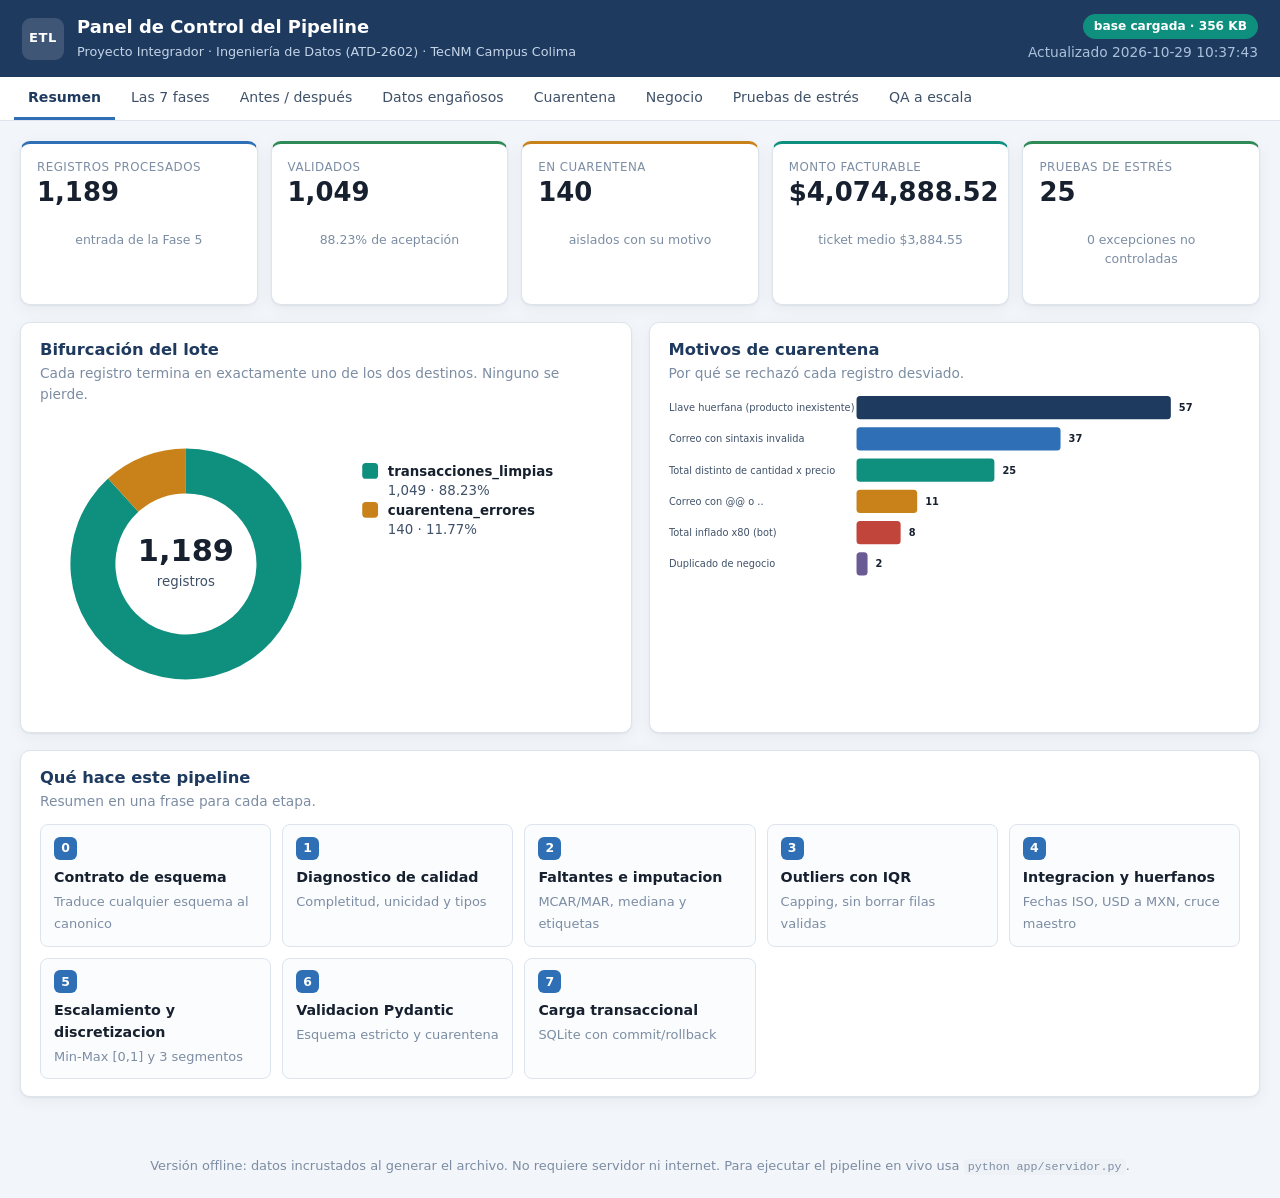
<file: dashboard_offline.html>
<!doctype html>
<html lang="es">
<head>
<meta charset="utf-8">
<meta name="viewport" content="width=device-width, initial-scale=1">
<title>Panel ETL — Ingeniería de Datos</title>
<link rel="icon" href="data:image/svg+xml,&lt;svg xmlns='http://www.w3.org/2000/svg' viewBox='0 0 32 32'&gt;&lt;rect width='32' height='32' rx='7' fill='%231f3a5f'/&gt;&lt;text x='16' y='22' font-size='14' font-family='sans-serif' font-weight='bold' fill='white' text-anchor='middle'&gt;ETL&lt;/text&gt;&lt;/svg&gt;">
<style>
:root{
  --tinta:#16202e; --tinta-2:#3f5168; --tenue:#7c8da3;
  --fondo:#f2f5f9; --papel:#ffffff; --linea:#dde4ed;
  --azul:#1f3a5f; --azul-claro:#2f6fb5; --acento:#0f8f7e;
  --ambar:#c9821a; --rojo:#c2453c; --verde:#2e8b57;
  --r:10px; --sombra:0 1px 2px rgba(22,32,46,.06), 0 4px 16px rgba(22,32,46,.05);
}
*{box-sizing:border-box}
html,body{margin:0;padding:0}
body{
  font-family:"Segoe UI",system-ui,-apple-system,Roboto,Helvetica,Arial,sans-serif;
  background:var(--fondo); color:var(--tinta); font-size:14.5px; line-height:1.55;
}
h1,h2,h3{margin:0 0 .2em; line-height:1.25}
h1{font-size:1.25rem}
h2{font-size:1.02rem; color:var(--azul)}
p{margin:.2em 0 .8em}
code{background:#eef2f7; padding:.08em .35em; border-radius:4px; font-size:.9em}
.tenue{color:var(--tenue); font-size:.86rem}
.sub{color:var(--tenue); font-size:.86rem; margin:-.1em 0 .9em}

/* ---------------------------------------------------- cabecera */
.cabecera{
  background:var(--azul); color:#fff; padding:14px 22px;
  display:flex; justify-content:space-between; align-items:center; gap:18px; flex-wrap:wrap;
}
.marca{display:flex; align-items:center; gap:13px}
.logo{
  width:42px; height:42px; border-radius:9px; background:rgba(255,255,255,.14);
  display:grid; place-items:center; font-weight:700; letter-spacing:.5px; font-size:.82rem;
}
.cabecera h1{color:#fff; font-size:1.12rem}
.cabecera p{margin:0; color:#c3d4e8; font-size:.8rem}
.estado-bd{display:flex; flex-direction:column; align-items:flex-end; gap:3px}
.estado-bd .tenue{color:#aac1dc}
.sello{
  background:var(--acento); color:#fff; padding:3px 11px; border-radius:999px;
  font-size:.76rem; font-weight:600;
}
.sello.malo{background:var(--rojo)}

/* ---------------------------------------------------- menú */
.menu{
  display:flex; gap:2px; padding:0 14px; background:var(--papel);
  border-bottom:1px solid var(--linea); overflow-x:auto; position:sticky; top:0; z-index:20;
}
.tab{
  border:0; background:none; padding:12px 14px; cursor:pointer; font-size:.88rem;
  color:var(--tinta-2); border-bottom:3px solid transparent; white-space:nowrap;
  font-family:inherit;
}
.tab:hover{color:var(--azul); background:#f7fAfd}
.tab.activa{color:var(--azul); border-bottom-color:var(--azul-claro); font-weight:650}

/* ---------------------------------------------------- layout */
main{padding:20px; max-width:1280px; margin:0 auto}
.vista{display:none}
.vista.activa{display:block}
.tarjeta{
  background:var(--papel); border:1px solid var(--linea); border-radius:var(--r);
  padding:17px 19px; margin-bottom:17px; box-shadow:var(--sombra);
}
.rejilla-2{display:grid; grid-template-columns:1fr 1fr; gap:17px}
@media(max-width:900px){.rejilla-2{grid-template-columns:1fr}}

/* ---------------------------------------------------- KPIs */
.kpis{display:grid; grid-template-columns:repeat(auto-fit,minmax(168px,1fr)); gap:13px; margin-bottom:17px}
.kpi{
  background:var(--papel); border:1px solid var(--linea); border-radius:var(--r);
  padding:14px 16px; box-shadow:var(--sombra); border-top:3px solid var(--azul-claro);
}
.kpi.ok{border-top-color:var(--verde)}
.kpi.alerta{border-top-color:var(--ambar)}
.kpi.dinero{border-top-color:var(--acento)}
.kpi .etq{font-size:.74rem; color:var(--tenue); text-transform:uppercase; letter-spacing:.5px}
.kpi .val{font-size:1.62rem; font-weight:700; color:var(--tinta); line-height:1.2;
  font-variant-numeric:tabular-nums}
.kpi .pie{font-size:.78rem; color:var(--tenue)}

/* ---------------------------------------------------- tablas */
table{width:100%; border-collapse:collapse; font-size:.85rem}
th{
  text-align:left; padding:8px 9px; border-bottom:2px solid var(--linea);
  color:var(--tinta-2); font-weight:650; font-size:.78rem; text-transform:uppercase;
  letter-spacing:.3px; white-space:nowrap;
}
td{padding:7px 9px; border-bottom:1px solid #eef2f7; vertical-align:top}
tbody tr:hover{background:#f7fafd}
.num{text-align:right; font-variant-numeric:tabular-nums}
.tabla-scroll{overflow-x:auto; max-height:520px; overflow-y:auto}
.mono{font-family:"Cascadia Mono",Consolas,"Courier New",monospace; font-size:.82rem}

/* ---------------------------------------------------- píldoras */
.pil{display:inline-block; padding:2px 9px; border-radius:999px; font-size:.75rem; font-weight:600}
.pil.ok{background:#e4f3ea; color:var(--verde)}
.pil.malo{background:#fbe9e7; color:var(--rojo)}
.pil.neutro{background:#eef2f7; color:var(--tinta-2)}
.pil.alerta{background:#fdf1de; color:var(--ambar)}

/* ---------------------------------------------------- avisos */
.aviso{
  background:#fff; border:1px solid var(--linea); border-left:4px solid var(--azul-claro);
  border-radius:var(--r); padding:13px 17px; margin-bottom:17px; font-size:.9rem;
  box-shadow:var(--sombra);
}

/* ---------------------------------------------------- engañosos */
.eng{
  background:var(--papel); border:1px solid var(--linea); border-radius:var(--r);
  padding:15px 17px; margin-bottom:13px; box-shadow:var(--sombra);
  border-left:4px solid var(--ambar);
}
.eng.cero{border-left-color:var(--verde); opacity:.72}
.eng-cab{display:flex; align-items:baseline; gap:11px; flex-wrap:wrap; margin-bottom:7px}
.eng-cod{
  font-family:Consolas,monospace; background:var(--azul); color:#fff;
  padding:2px 8px; border-radius:5px; font-size:.76rem; font-weight:700;
}
.eng-tit{font-weight:650; color:var(--tinta); font-size:.97rem}
.eng-n{margin-left:auto; font-weight:700; color:var(--ambar); font-variant-numeric:tabular-nums}
.eng.cero .eng-n{color:var(--verde)}
.eng-fila{display:grid; grid-template-columns:118px 1fr; gap:9px; margin-top:6px; font-size:.86rem}
.eng-etq{color:var(--tenue); font-weight:600; font-size:.79rem; text-transform:uppercase;
  letter-spacing:.3px}

/* ---------------------------------------------------- pasos */
.pasos{display:grid; grid-template-columns:repeat(auto-fit,minmax(215px,1fr)); gap:11px}
.paso{border:1px solid var(--linea); border-radius:8px; padding:11px 13px; background:#fbfcfe}
.paso .n{
  display:inline-grid; place-items:center; width:23px; height:23px; border-radius:6px;
  background:var(--azul-claro); color:#fff; font-weight:700; font-size:.78rem; margin-bottom:6px;
}
.paso strong{display:block; font-size:.89rem; margin-bottom:2px}
.paso span{font-size:.81rem; color:var(--tenue)}

/* ---------------------------------------------------- filtros */
.filtros{display:flex; gap:7px; flex-wrap:wrap; margin-bottom:13px}
.chip{
  border:1px solid var(--linea); background:#fff; border-radius:999px; padding:5px 13px;
  cursor:pointer; font-size:.83rem; font-family:inherit; color:var(--tinta-2);
}
.chip:hover{border-color:var(--azul-claro); color:var(--azul)}
.chip.activo{background:var(--azul); color:#fff; border-color:var(--azul)}

/* ---------------------------------------------------- ejecutar */
.barra-acciones{display:flex; align-items:center; gap:14px; margin-bottom:11px; flex-wrap:wrap}
.btn-principal{
  background:var(--azul); color:#fff; border:0; padding:10px 22px; border-radius:7px;
  font-size:.92rem; font-weight:600; cursor:pointer; font-family:inherit;
}
.btn-principal:hover{background:#28496f}
.btn-principal:disabled{background:#9fb0c4; cursor:not-allowed}
.progreso{height:7px; background:#e7edf4; border-radius:999px; overflow:hidden; margin-bottom:13px}
#barra-progreso{height:100%; width:0; background:var(--acento); transition:width .4s ease}
.consola{
  background:#101925; color:#cfe0f0; padding:15px 17px; border-radius:8px;
  font-family:"Cascadia Mono",Consolas,monospace; font-size:.8rem; line-height:1.5;
  max-height:470px; overflow:auto; white-space:pre-wrap; margin:0;
}

/* ---------------------------------------------------- svg */
/* El viewBox escala el texto junto con la gráfica; acotar el ancho mantiene
   la tipografía en su tamaño real en vez de inflarla en pantallas anchas. */
svg{display:block; width:100%; max-width:780px; height:auto; overflow:visible; margin:0 auto}
.svg-etq{font-size:11px; fill:var(--tinta-2)}
.svg-val{font-size:11px; fill:var(--tinta); font-weight:600}
.svg-eje{stroke:var(--linea); stroke-width:1}

.pie{text-align:center; padding:22px; color:var(--tenue); font-size:.81rem}
.vacio{padding:26px; text-align:center; color:var(--tenue); font-size:.88rem}

.tab-destacada{color:var(--acento); font-weight:650}
.zona{border:2px dashed var(--linea); border-radius:var(--r); padding:34px; text-align:center;
  cursor:pointer; background:#fbfcfe; transition:.15s}
.zona:hover,.zona.sobre{border-color:var(--azul-claro); background:#f2f7fd}
.zona-titulo{font-size:1.05rem; font-weight:650; color:var(--azul); margin-bottom:4px}
.fuente-cab{display:flex; justify-content:space-between; align-items:baseline; flex-wrap:wrap; gap:8px}
.descargas a{display:inline-block; margin:3px 6px 3px 0; padding:5px 11px; border:1px solid var(--linea);
  border-radius:6px; text-decoration:none; color:var(--azul); font-size:.82rem; background:#fff}
.descargas a:hover{border-color:var(--azul-claro)}

/* ---------------------------------------------------- antes / después */
#cmp-origen,#cmp-canal{display:flex; flex-wrap:wrap; gap:8px; align-items:center; margin:0}
#cmp-canal{margin-top:10px}
#cmp-canal:empty{display:none}
.fila-click{cursor:pointer}
.fila-click:hover td{background:#f4f8fc}
.cmp-col{
  background:var(--papel); border:1px solid var(--linea); border-radius:var(--r);
  box-shadow:var(--sombra); margin:0 0 12px; padding:0 18px;
}
.cmp-col > summary{
  cursor:pointer; padding:13px 0; display:flex; flex-wrap:wrap; gap:10px; align-items:center;
  list-style:none;
}
.cmp-col > summary::-webkit-details-marker{display:none}
.cmp-col > summary::before{content:"▸"; color:var(--azul-claro); font-size:.9rem}
.cmp-col[open] > summary::before{content:"▾"}
.cmp-col[open]{padding-bottom:16px}
.cmp-cuerpo{display:grid; grid-template-columns:minmax(260px,340px) 1fr; gap:22px; align-items:start}
.cmp-tabla{width:100%}
.cmp-tabla tr.cambio td{background:#fff8ec}
.cmp-tabla tr.cambio td:first-child{box-shadow:inset 3px 0 0 var(--ambar)}
.cmp-top{display:grid; grid-template-columns:minmax(90px,170px) 1fr 54px; gap:8px; align-items:center;
  font-size:.84rem; margin:3px 0}
.cmp-top-k{overflow:hidden; text-overflow:ellipsis; white-space:nowrap}
.cmp-top-b{background:#eef2f7; border-radius:4px; height:12px; overflow:hidden}
.cmp-top-b i{display:block; height:100%; border-radius:4px}
@media (max-width:820px){ .cmp-cuerpo{grid-template-columns:1fr} }

</style>
</head>
<body>

<header class="cabecera">
  <div class="marca">
    <div class="logo">ETL</div>
    <div>
      <h1>Panel de Control del Pipeline</h1>
      <p>Proyecto Integrador · Ingeniería de Datos (ATD-2602) · TecNM Campus Colima</p>
    </div>
  </div>
  <div class="estado-bd">
    <span id="sello-bd" class="sello">cargando…</span>
    <span id="actualizado" class="tenue"></span>
  </div>
</header>

<nav class="menu" id="menu">
  
  <button class="tab activa" data-vista="resumen">Resumen</button>
  <button class="tab" data-vista="flujo">Las 7 fases</button>
  <button class="tab" data-vista="comparacion">Antes / después</button>
  <button class="tab" data-vista="enganosos">Datos engañosos</button>
  <button class="tab" data-vista="cuarentena">Cuarentena</button>
  <button class="tab" data-vista="negocio">Negocio</button>
  <button class="tab" data-vista="estres">Pruebas de estrés</button>
  <button class="tab" data-vista="qa">QA a escala</button>
  
</nav>

<main id="contenido">

  <!-- ============================================ UNIVERSAL -->
  <section class="vista" id="v-universal">
    <div class="aviso">
      <strong>Sube cualquier dataset, limpio o sucio.</strong>
      CSV, TSV, TXT, Excel (todas las hojas), JSON, JSON Lines, Parquet o un ZIP con varios.
      El motor no necesita conocer las columnas: detecta tipos, aplica las 7 fases y separa
      lo válido de lo que va a cuarentena con su motivo. Si subes varios archivos, detecta
      solo cuál es el catálogo maestro y marca las llaves huérfanas.
    </div>
    <div class="tarjeta">
      <div id="zona" class="zona">
        <div class="zona-titulo">Arrastra aquí tus archivos</div>
        <div class="tenue">o haz clic para elegirlos · hasta 2 GB por archivo</div>
        <input id="archivo" type="file" multiple hidden
               accept=".csv,.tsv,.txt,.xlsx,.xlsm,.xls,.json,.jsonl,.ndjson,.parquet,.zip">
      </div>
      <div id="lista-archivos" class="tenue"></div>
      <div class="barra-acciones" style="margin-top:12px">
        <button id="btn-universal" class="btn-principal" disabled>Procesar dataset</button>
        <span id="estado-universal" class="tenue">Elige uno o más archivos.</span>
      </div>
      <pre id="consola-u" class="consola" style="max-height:260px">Esperando archivos…</pre>
    </div>
    <div id="resultado-u"></div>
  </section>

  <!-- ============================================ RESUMEN -->
  <section class="vista activa" id="v-resumen">
    <div class="kpis" id="kpis"></div>
    <div class="rejilla-2">
      <div class="tarjeta">
        <h2>Bifurcación del lote</h2>
        <p class="sub">Cada registro termina en exactamente uno de los dos destinos. Ninguno se pierde.</p>
        <div id="dona-bifurcacion"></div>
      </div>
      <div class="tarjeta">
        <h2>Motivos de cuarentena</h2>
        <p class="sub">Por qué se rechazó cada registro desviado.</p>
        <div id="barras-cuarentena"></div>
      </div>
    </div>
    <div class="tarjeta">
      <h2>Qué hace este pipeline</h2>
      <p class="sub">Resumen en una frase para cada etapa.</p>
      <div class="pasos" id="pasos-resumen"></div>
    </div>
  </section>

  <!-- ============================================ FLUJO -->
  <section class="vista" id="v-flujo">
    <div class="tarjeta">
      <h2>Embudo de las 7 fases</h2>
      <p class="sub">Cuántos registros entran y sobreviven a cada etapa del pipeline.</p>
      <div id="embudo"></div>
    </div>
    <div class="tarjeta">
      <h2>Detalle por fase</h2>
      <div id="tabla-fases"></div>
    </div>
  </section>

  <!-- ============================================ ANTES / DESPUÉS -->
  <section class="vista" id="v-comparacion">
    <div class="aviso">
      <strong>Qué le hizo el pipeline a cada columna.</strong>
      <em>Antes</em> es el dato crudo tal como llegó; <em>después</em> es lo que quedó en la tabla limpia.
      Cada cambio sale de una regla documentada en <code>REGLAS_DE_NEGOCIO.md</code>, con sus umbrales en
      <code>config.yaml</code>: recálculo e imputación de nulos, capping por IQR, fechas a ISO, USD a MXN,
      homologación de categorías y cuarentena de lo que no pasa la validación.
    </div>
    <div class="tarjeta">
      <div class="filtros" id="cmp-origen"></div>
      <div class="filtros" id="cmp-canal"></div>
    </div>
    <div class="kpis" id="cmp-kpis"></div>
    <div class="tarjeta">
      <h2>Resumen por columna</h2>
      <p class="sub">Nulos y valores distintos antes → después, y el cambio más importante.</p>
      <div id="cmp-resumen"></div>
    </div>
    <div id="cmp-detalle"></div>
  </section>

  <!-- ============================================ ENGAÑOSOS -->
  <section class="vista" id="v-enganosos">
    <div class="aviso">
      <strong>El corazón del proyecto.</strong>
      Estos registros pasan cualquier validación de tipo y formato. Se ven perfectamente
      normales en un <code>head()</code>. Y aun así son falsos. Son los que ensucian un
      reporte sin que nadie lo note.
    </div>
    <div id="tarjetas-enganosos"></div>
  </section>

  <!-- ============================================ CUARENTENA -->
  <section class="vista" id="v-cuarentena">
    <div class="tarjeta">
      <h2>Zona de cuarentena</h2>
      <p class="sub">Filtra por causa para ver los registros desviados y su motivo exacto.</p>
      <div class="filtros" id="filtros-cuarentena"></div>
      <div id="tabla-cuarentena"></div>
    </div>
  </section>

  <!-- ============================================ NEGOCIO -->
  <section class="vista" id="v-negocio">
    <div class="rejilla-2">
      <div class="tarjeta">
        <h2>Facturado por canal y segmento</h2>
        <p class="sub">La discretización de la Fase 5 es lo que permite leer esto de un vistazo.</p>
        <div id="barras-segmento"></div>
      </div>
      <div class="tarjeta">
        <h2>Rangos de cada segmento</h2>
        <p class="sub">Cortes por terciles, no por montos fijos.</p>
        <div id="tabla-segmentos"></div>
      </div>
    </div>
    <div class="tarjeta">
      <h2>Ventas por día</h2>
      <div id="linea-serie"></div>
    </div>
    <div class="tarjeta">
      <h2>Productos con mayor facturación</h2>
      <div id="tabla-productos"></div>
    </div>
  </section>

  <!-- ============================================ ESTRÉS -->
  <section class="vista" id="v-estres">
    <div class="aviso">
      <strong>El criterio de éxito no es que los acepte.</strong>
      Es que los rechace con un mensaje claro y <em>sin lanzar una excepción no controlada</em>.
      Un pipeline de producción no se cae porque le llegó una fila corrupta.
    </div>
    <div class="tarjeta">
      <h2>Inyección de datos corruptos</h2>
      <div id="tabla-estres"></div>
    </div>
  </section>

  <!-- ============================================ QA -->
  <section class="vista" id="v-qa">
    <div class="aviso">
      <strong>Pruebas a escala con verdad conocida.</strong>
      El generador planta una cantidad exacta de cada error, así que la suite no verifica
      solo que el pipeline «no truene»: verifica que encontró <em>exactamente</em> lo que se plantó,
      y que los datos que sí pasaron no fueron corrompidos.
    </div>
    <div class="tarjeta">
      <h2>Escenarios ejecutados</h2>
      <div id="tabla-qa"></div>
    </div>
    <div class="tarjeta">
      <h2>Rendimiento según volumen</h2>
      <p class="sub">El pipeline escala de forma lineal. No hay degradación por tamaño.</p>
      <div id="grafico-escala"></div>
    </div>
  </section>

  <!-- ============================================ EJECUTAR -->
  <section class="vista" id="v-ejecutar">
    <div class="tarjeta">
      <h2>Ejecutar el pipeline completo</h2>
      <p class="sub">Corre las 7 fases de principio a fin sobre los datos reales y recarga la base.</p>
      <div class="barra-acciones">
        <button id="btn-ejecutar" class="btn-principal">Ejecutar pipeline</button>
        <span id="estado-ejecucion" class="tenue">Listo.</span>
      </div>
      <div class="progreso"><div id="barra-progreso"></div></div>
      <pre id="consola" class="consola">Pulsa «Ejecutar pipeline» para comenzar.</pre>
    </div>
  </section>

</main>

<footer class="pie">
  Versión offline: datos incrustados al generar el archivo. No requiere servidor ni internet. Para ejecutar el pipeline en vivo usa <code>python app/servidor.py</code>.
</footer>

<script>
/* Datos incrustados: este archivo no hace ninguna peticion de red. */
const DATOS_OFFLINE = {"/api/resumen": {"entrada": 1189, "limpias": 1049, "cuarentena": 140, "tasa_aceptacion": 88.23, "monto_facturable": 4074888.52, "ticket_promedio": 3884.55, "pruebas_estres": 25, "crashes": 0, "bd_existe": true, "bd_kb": 356.0, "actualizado": "2026-10-29 10:37:43"}, "/api/fases": [{"fase": "0", "nombre": "Contrato de esquema", "detalle": "Traduce cualquier esquema al canonico", "registros": 1189}, {"fase": "1", "nombre": "Diagnostico de calidad", "detalle": "Completitud, unicidad y tipos", "registros": 1189}, {"fase": "2", "nombre": "Faltantes e imputacion", "detalle": "MCAR/MAR, mediana y etiquetas", "registros": 1189}, {"fase": "3", "nombre": "Outliers con IQR", "detalle": "Capping, sin borrar filas validas", "registros": 1189}, {"fase": "4", "nombre": "Integracion y huerfanos", "detalle": "Fechas ISO, USD a MXN, cruce maestro", "registros": 1189}, {"fase": "5", "nombre": "Escalamiento y discretizacion", "detalle": "Min-Max [0,1] y 3 segmentos", "registros": 1189}, {"fase": "6", "nombre": "Validacion Pydantic", "detalle": "Esquema estricto y cuarentena", "registros": 1049}, {"fase": "7", "nombre": "Carga transaccional", "detalle": "SQLite con commit/rollback", "registros": 1049}], "/api/enganosos": [{"codigo": "E-01", "titulo": "Totales que no cuadran con cantidad x precio", "afectados": 12, "total": 1220, "pct": 0.98, "por_que": "Los tres campos son numeros validos y positivos. Ninguna validacion de tipo los rechaza: solo se detectan recalculando la operacion.", "evidencia": "Fisica 0 filas, online 12. Ej. WEB-00001: 1 x 600.0 = 600.00 pero total_amount = 48000.00", "accion": "Validador que recalcula el total y rechaza si difiere mas de 1 centavo."}, {"codigo": "E-02", "titulo": "Bots: total inflado exactamente 80 veces", "afectados": 12, "total": 600, "pct": 2.0, "por_que": "El factor es constante y exacto (x80), no es ruido aleatorio. Un promedio de ticket los absorbe y parecen ventas grandes legitimas.", "evidencia": "12 pedidos con total = 80 x (units x unit_price). Ej. WEB-00001: 1 x 600.00 -> 48000.00", "accion": "Marcar como fraude_bot y enviar a cuarentena, no solo recortar por IQR."}, {"codigo": "E-03", "titulo": "Precio 500.00 exacto: valor por defecto, no precio real", "afectados": 29, "total": 620, "pct": 4.68, "por_que": "500.00 es un importe perfectamente plausible para una venta. Pasa cualquier validacion de rango o de tipo. Lo delata la repeticion: el precio real nunca cae 29 veces en el mismo numero redondo.", "evidencia": "Los 591 productos del catalogo cotizan a su precio_base_mxn exacto (desviacion 0). Los 29 huerfanos cotizan todos a 500.00, un relleno que el sistema origen usa cuando no encuentra el producto.", "accion": "Regla cruzada: precio == 500.00 junto con llave huerfana se trata como 'producto inexistente con precio de relleno', no como venta valida."}, {"codigo": "E-04", "titulo": "Llaves huerfanas con formato perfecto", "afectados": 62, "total": 1220, "pct": 5.08, "por_que": "Cumplen el patron PROD-NNN, pasan cualquier regex y se ven como un id real. Solo el cruce contra el catalogo revela que el producto no existe.", "evidencia": "Fisica 29, online 33. 33 de los online tienen formato valido. Rango real del catalogo: PROD-001 a PROD-050.", "accion": "Marcar flag_huerfano y desviar a cuarentena con motivo 'llave huerfana'."}, {"codigo": "E-05", "titulo": "Correos que una validacion ingenua aprueba", "afectados": 11, "total": 600, "pct": 1.83, "por_que": "Tienen arroba, tienen dominio conocido y terminan en .com. Un chequeo del tipo '@' in correo los da por buenos y quedan en la base como clientes contactables. Solo un regex estricto ve la doble arroba y el punto duplicado.", "evidencia": "11 correos pasan la validacion ingenua pero fallan la estricta. Patrones: usuario@@gmail..com. Ademas 37 son rechazados por ambas (sin arroba o vacios).", "accion": "Regex estricto con anclas, mas rechazo explicito de '..' y '@@'; a cuarentena."}, {"codigo": "E-06", "titulo": "Duplicados de negocio con id_ticket distinto", "afectados": 40, "total": 620, "pct": 6.45, "por_que": "drop_duplicates() no los toca porque el id_ticket es unico. Para el sistema son dos ventas; en la realidad es la misma venta capturada dos veces.", "evidencia": "Duplicados exactos: 20. Duplicados por llave de negocio (fecha_venta, sucursal, id_producto, cantidad, monto_total_mxn, id_cliente): 40 filas involucradas.", "accion": "Deduplicar por llave de negocio conservando el primer ticket; el resto a cuarentena."}, {"codigo": "E-07", "titulo": "Fechas bien formadas pero imposibles para el negocio", "afectados": 0, "total": 1189, "pct": 0.0, "por_que": "Son fechas reales del calendario y se convierten sin error a YYYY-MM-DD. El problema no es el formato sino que caen fuera del periodo de operacion.", "evidencia": "Futuras: 0. Anteriores a 2026: 0. Rango observado: 2026-09-01 a 2026-10-16.", "accion": "Validador de rango operativo [2026-01-01, hoy]; fuera de rango a cuarentena."}, {"codigo": "E-08", "titulo": "Importes en USD con magnitud de pesos", "afectados": 0, "total": 193, "pct": 0.0, "por_que": "Un unit_price de 3,000 marcado como USD equivale a 58,500 MXN. El numero y la etiqueta son validos por separado; juntos producen un importe absurdo.", "evidencia": "193 pedidos en USD. 0 con unit_price mayor a 2,000 USD (mas de 39,000 MXN al tipo de cambio 19.50).", "accion": "Validar rango por moneda ANTES de convertir; fuera de rango a cuarentena."}, {"codigo": "E-09", "titulo": "Filas que el propio capping dejo incoherentes", "afectados": 40, "total": 1189, "pct": 3.36, "por_que": "Tras recortar el monto al limite del IQR, el total ya no es cantidad x precio. La fila se ve limpia y ordenada, pero su aritmetica interna quedo rota por nuestra propia transformacion.", "evidencia": "40 filas recortadas donde monto != cantidad x precio.", "accion": "Recalcular el monto tras el capping, o excluir las recortadas del validador aritmetico usando monto_mxn_original."}, {"codigo": "E-10", "titulo": "Pedidos cancelados que conservan importe cobrado", "afectados": 119, "total": 1189, "pct": 10.01, "por_que": "El estatus es un valor valido del catalogo y el monto es un numero correcto. La contradiccion solo existe al leer los dos campos juntos.", "evidencia": "119 pedidos CANCELADO con monto_mxn mayor a 0. Estatus presentes: ['CANCELADO', 'COMPLETADO', 'DEVUELTO', 'PAGADO', 'PENDIENTE']", "accion": "Regla cruzada: si estatus es CANCELADO, el monto facturable debe ser 0."}], "/api/segmentos": {"rangos": [{"segmento_monto": "BAJO", "n": "403", "minimo": "332.67", "maximo": "2016.3", "promedio": "1139.72"}, {"segmento_monto": "MEDIO", "n": "391", "minimo": "2048.98", "maximo": "4138.14", "promedio": "3008.55"}, {"segmento_monto": "ALTO", "n": "395", "minimo": "4183.67", "maximo": "16510.02", "promedio": "8555.09"}], "cruce": [{"canal": "FISICA", "segmento": "ALTO", "pedidos": 265, "facturado": 2521190.44}, {"canal": "FISICA", "segmento": "BAJO", "pedidos": 134, "facturado": 163169.4}, {"canal": "FISICA", "segmento": "MEDIO", "pedidos": 161, "facturado": 480872.27}, {"canal": "ONLINE", "segmento": "ALTO", "pedidos": 95, "facturado": 416122.33}, {"canal": "ONLINE", "segmento": "BAJO", "pedidos": 202, "facturado": 138963.91}, {"canal": "ONLINE", "segmento": "MEDIO", "pedidos": 192, "facturado": 354570.17}], "parametros": {"minmax_monto": {"min": 332.67, "max": 16510.02, "degenerado": false}, "minmax_cantidad": {"min": 1.0, "max": 8.0, "degenerado": false}, "terciles": {"cortes": [332.67, 2016.3, 4138.14, 16510.02]}, "reparto": {"BAJO": 403, "MEDIO": 391, "ALTO": 395}, "configuracion": {"archivo": "config.yaml", "version": 1, "sha256": "0dc193ff1df1693b"}}}, "/api/estres": [{"caso": "texto en campo numerico", "resultado": "RECHAZADO", "detalle": "Input should be a valid integer, unable to parse string as an integer"}, {"caso": "cantidad negativa", "resultado": "RECHAZADO", "detalle": "Input should be greater than 0"}, {"caso": "cantidad cero", "resultado": "RECHAZADO", "detalle": "Input should be greater than 0"}, {"caso": "precio cero", "resultado": "RECHAZADO", "detalle": "Input should be greater than 0"}, {"caso": "fecha imposible 31/02", "resultado": "RECHAZADO", "detalle": "Input should be a valid date or datetime, day value is outside expecte"}, {"caso": "fecha fuera de operacion", "resultado": "RECHAZADO", "detalle": "fecha 1999-01-01 fuera del periodo operativo [2026-01-01, 2026-12-31]"}, {"caso": "fecha en el futuro lejano", "resultado": "RECHAZADO", "detalle": "fecha 2099-12-31 fuera del periodo operativo [2026-01-01, 2026-12-31]"}, {"caso": "id_producto mal formado", "resultado": "RECHAZADO", "detalle": "id_producto con formato invalido: 'PRODUCTO-1'"}, {"caso": "id_producto vacio", "resultado": "RECHAZADO", "detalle": "id_producto con formato invalido: ''"}, {"caso": "llave huerfana", "resultado": "RECHAZADO", "detalle": "llave huerfana: PROD-001 no esta en el catalogo maestro"}, {"caso": "precio de relleno 500", "resultado": "RECHAZADO", "detalle": "precio de relleno 500.00 detectado, no es un precio real"}, {"caso": "total inflado x80 (bot)", "resultado": "RECHAZADO", "detalle": "inflado x80 (patron de bot): 2 x 100.00 = 200.00 pero monto_mxn = 1600"}, {"caso": "total inconsistente", "resultado": "RECHAZADO", "detalle": "total inconsistente: 2 x 100.00 = 200.00 pero monto_mxn = 999.00"}, {"caso": "bot recortado por capping", "resultado": "RECHAZADO", "detalle": "inflado x80 (patron de bot): el total reportado no coincide con cantid"}, {"caso": "correo con doble arroba", "resultado": "RECHAZADO", "detalle": "correo con arroba o punto duplicado: 'usuario@@gmail..com'"}, {"caso": "correo sin arroba", "resultado": "RECHAZADO", "detalle": "correo con sintaxis invalida: 'correo_invalido.com'"}, {"caso": "online sin correo", "resultado": "RECHAZADO", "detalle": "venta online sin correo de contacto"}, {"caso": "canal inexistente", "resultado": "RECHAZADO", "detalle": "Input should be 'FISICA' or 'ONLINE'"}, {"caso": "estatus desconocido", "resultado": "RECHAZADO", "detalle": "estatus desconocido: 'EN_LIMBO'"}, {"caso": "cancelado con importe", "resultado": "RECHAZADO", "detalle": "estatus CANCELADO con monto facturable 200.00, deberia ser 0"}, {"caso": "segmento invalido", "resultado": "RECHAZADO", "detalle": "Input should be 'BAJO', 'MEDIO' or 'ALTO'"}, {"caso": "normalizado fuera de rango", "resultado": "RECHAZADO", "detalle": "Input should be less than or equal to 1"}, {"caso": "campo obligatorio ausente", "resultado": "RECHAZADO", "detalle": "Input should be a valid string"}, {"caso": "nulo en toda la fila", "resultado": "RECHAZADO", "detalle": "Input should be a valid string"}, {"caso": "caso valido de control", "resultado": "ACEPTADO", "detalle": ""}], "/api/qa": {"resumen": [{"escenario": "base_2k", "checks": "22", "fallos": "0", "ok": "True", "mb_entrada": "0.8", "total_s": "9.92", "filas_por_segundo": "403", "filas_unificado": "3964", "filas_limpias": "3488", "filas_cuarentena": "476", "tasa_aceptacion_pct": "87.99", "tiempos_s": "{\"fase0\": 1.34, \"fase1_2\": 3.07, \"fase3_4\": 1.99, \"fase5_6\": 1.89, \"fase7\": 1.63}", "error_fatal": ""}, {"escenario": "sucio_3x", "checks": "22", "fallos": "0", "ok": "True", "mb_entrada": "2.01", "total_s": "20.95", "filas_por_segundo": "477", "filas_unificado": "9746", "filas_limpias": "7187", "filas_cuarentena": "2559", "tasa_aceptacion_pct": "73.74", "tiempos_s": "{\"fase0\": 2.57, \"fase1_2\": 6.48, \"fase3_4\": 4.93, \"fase5_6\": 4.43, \"fase7\": 2.54}", "error_fatal": ""}, {"escenario": "limpio_0x", "checks": "20", "fallos": "0", "ok": "True", "mb_entrada": "1.19", "total_s": "18.34", "filas_por_segundo": "327", "filas_unificado": "6000", "filas_limpias": "5720", "filas_cuarentena": "280", "tasa_aceptacion_pct": "95.33", "tiempos_s": "{\"fase0\": 2.42, \"fase1_2\": 5.9, \"fase3_4\": 3.35, \"fase5_6\": 3.97, \"fase7\": 2.7}", "error_fatal": ""}, {"escenario": "ruidoso_cols", "checks": "22", "fallos": "0", "ok": "True", "mb_entrada": "1.39", "total_s": "13.96", "filas_por_segundo": "429", "filas_unificado": "5948", "filas_limpias": "5251", "filas_cuarentena": "697", "tasa_aceptacion_pct": "88.28", "tiempos_s": "{\"fase0\": 1.53, \"fase1_2\": 3.47, \"fase3_4\": 3.24, \"fase5_6\": 3.4, \"fase7\": 2.32}", "error_fatal": ""}, {"escenario": "minimo_cols", "checks": "22", "fallos": "0", "ok": "True", "mb_entrada": "0.91", "total_s": "16.08", "filas_por_segundo": "373", "filas_unificado": "5948", "filas_limpias": "4939", "filas_cuarentena": "1009", "tasa_aceptacion_pct": "83.04", "tiempos_s": "{\"fase0\": 2.48, \"fase1_2\": 4.98, \"fase3_4\": 3.14, \"fase5_6\": 3.16, \"fase7\": 2.32}", "error_fatal": ""}, {"escenario": "drift_ingles", "checks": "24", "fallos": "0", "ok": "True", "mb_entrada": "1.2", "total_s": "11.11", "filas_por_segundo": "540", "filas_unificado": "5948", "filas_limpias": "5251", "filas_cuarentena": "697", "tasa_aceptacion_pct": "88.28", "tiempos_s": "{\"fase0\": 2.13, \"fase1_2\": 3.81, \"fase3_4\": 1.76, \"fase5_6\": 1.88, \"fase7\": 1.53}", "error_fatal": ""}, {"escenario": "drift_erp", "checks": "24", "fallos": "0", "ok": "True", "mb_entrada": "1.11", "total_s": "15.99", "filas_por_segundo": "375", "filas_unificado": "5948", "filas_limpias": "5251", "filas_cuarentena": "697", "tasa_aceptacion_pct": "88.28", "tiempos_s": "{\"fase0\": 2.21, \"fase1_2\": 5.11, \"fase3_4\": 3.22, \"fase5_6\": 3.17, \"fase7\": 2.28}", "error_fatal": ""}, {"escenario": "volumen_25k", "checks": "22", "fallos": "0", "ok": "True", "mb_entrada": "9.94", "total_s": "25.05", "filas_por_segundo": "1996", "filas_unificado": "49560", "filas_limpias": "43435", "filas_cuarentena": "6125", "tasa_aceptacion_pct": "87.64", "tiempos_s": "{\"fase0\": 3.54, \"fase1_2\": 9.4, \"fase3_4\": 4.09, \"fase5_6\": 4.95, \"fase7\": 3.07}", "error_fatal": ""}, {"escenario": "volumen_100k", "checks": "22", "fallos": "0", "ok": "True", "mb_entrada": "39.76", "total_s": "68.27", "filas_por_segundo": "2929", "filas_unificado": "198226", "filas_limpias": "173376", "filas_cuarentena": "24850", "tasa_aceptacion_pct": "87.46", "tiempos_s": "{\"fase0\": 7.58, \"fase1_2\": 17.68, \"fase3_4\": 9.09, \"fase5_6\": 24.75, \"fase7\": 9.17}", "error_fatal": ""}], "detalle": [{"escenario": "base_2k", "categoria": "SETUP", "nombre": "generacion del dataset", "ok": "True", "detalle": "1.4s"}, {"escenario": "base_2k", "categoria": "RESILIENCIA", "nombre": "fase0 adapta el esquema sin excepcion", "ok": "True", "detalle": "1.3s"}, {"escenario": "base_2k", "categoria": "RESILIENCIA", "nombre": "fase1_2 termina sin excepcion", "ok": "True", "detalle": "3.1s"}, {"escenario": "base_2k", "categoria": "RESILIENCIA", "nombre": "fase3_4 termina sin excepcion", "ok": "True", "detalle": "2.0s"}, {"escenario": "base_2k", "categoria": "RESILIENCIA", "nombre": "fase5_6 termina sin excepcion", "ok": "True", "detalle": "1.9s"}, {"escenario": "base_2k", "categoria": "RESILIENCIA", "nombre": "fase7 termina sin excepcion", "ok": "True", "detalle": "1.6s"}, {"escenario": "base_2k", "categoria": "INTEGRIDAD", "nombre": "I1 ninguna fila se pierde en Fase 6", "ok": "True", "detalle": "3488 + 476 = 3964 vs 3964"}, {"escenario": "base_2k", "categoria": "INTEGRIDAD", "nombre": "I2 cero huerfanos en tabla limpia", "ok": "True", "detalle": "0 encontrados"}, {"escenario": "base_2k", "categoria": "INTEGRIDAD", "nombre": "I3 cero correos invalidos en tabla limpia", "ok": "True", "detalle": "0 encontrados"}, {"escenario": "base_2k", "categoria": "INTEGRIDAD", "nombre": "I4 monto = cantidad x precio (no recortadas)", "ok": "True", "detalle": "max desviacion 0.0100"}, {"escenario": "base_2k", "categoria": "INTEGRIDAD", "nombre": "I5 todas las fechas en YYYY-MM-DD", "ok": "True", "detalle": "0 no parseables"}, {"escenario": "base_2k", "categoria": "INTEGRIDAD", "nombre": "I6 cero importes sin convertir a MXN", "ok": "True", "detalle": "0 filas"}, {"escenario": "base_2k", "categoria": "INTEGRIDAD", "nombre": "I7 monto_mxn_norm dentro de [0,1]", "ok": "True", "detalle": "0 fuera"}, {"escenario": "base_2k", "categoria": "INTEGRIDAD", "nombre": "I8 id_registro unico (llave primaria)", "ok": "True", "detalle": "0 duplicados"}, {"escenario": "base_2k", "categoria": "INTEGRIDAD", "nombre": "I9 toda cuarentena tiene motivo", "ok": "True", "detalle": "0 sin motivo"}, {"escenario": "base_2k", "categoria": "INTEGRIDAD", "nombre": "I10 cero montos no positivos en limpias", "ok": "True", "detalle": "0 filas"}, {"escenario": "base_2k", "categoria": "DETECCION", "nombre": "huerfanos detectados >= 85% de los plantados", "ok": "True", "detalle": "199 de 200 plantados"}, {"escenario": "base_2k", "categoria": "DETECCION", "nombre": "correos invalidos capturados >= 85%", "ok": "True", "detalle": "92 de 92 plantados"}, {"escenario": "base_2k", "categoria": "DETECCION", "nombre": "bots / totales inflados capturados >= 70%", "ok": "True", "detalle": "190 de 40 plantados"}, {"escenario": "base_2k", "categoria": "DETECCION", "nombre": "cuarentena por debajo del 40% (sin falsos masivos)", "ok": "True", "detalle": "12.01% del lote"}, {"escenario": "base_2k", "categoria": "INTEGRIDAD", "nombre": "I-extra idempotencia (misma salida al repetir)", "ok": "True", "detalle": "(3488, 21) vs (3488, 21)"}, {"escenario": "base_2k", "categoria": "INTEGRIDAD", "nombre": "I-extra recarga a BD es idempotente", "ok": "True", "detalle": "3488 filas en BD vs 3488 en CSV"}, {"escenario": "sucio_3x", "categoria": "SETUP", "nombre": "generacion del dataset", "ok": "True", "detalle": "3.4s"}, {"escenario": "sucio_3x", "categoria": "RESILIENCIA", "nombre": "fase0 adapta el esquema sin excepcion", "ok": "True", "detalle": "2.6s"}, {"escenario": "sucio_3x", "categoria": "RESILIENCIA", "nombre": "fase1_2 termina sin excepcion", "ok": "True", "detalle": "6.5s"}, {"escenario": "sucio_3x", "categoria": "RESILIENCIA", "nombre": "fase3_4 termina sin excepcion", "ok": "True", "detalle": "4.9s"}, {"escenario": "sucio_3x", "categoria": "RESILIENCIA", "nombre": "fase5_6 termina sin excepcion", "ok": "True", "detalle": "4.4s"}, {"escenario": "sucio_3x", "categoria": "RESILIENCIA", "nombre": "fase7 termina sin excepcion", "ok": "True", "detalle": "2.5s"}, {"escenario": "sucio_3x", "categoria": "INTEGRIDAD", "nombre": "I1 ninguna fila se pierde en Fase 6", "ok": "True", "detalle": "7187 + 2559 = 9746 vs 9746"}, {"escenario": "sucio_3x", "categoria": "INTEGRIDAD", "nombre": "I2 cero huerfanos en tabla limpia", "ok": "True", "detalle": "0 encontrados"}, {"escenario": "sucio_3x", "categoria": "INTEGRIDAD", "nombre": "I3 cero correos invalidos en tabla limpia", "ok": "True", "detalle": "0 encontrados"}, {"escenario": "sucio_3x", "categoria": "INTEGRIDAD", "nombre": "I4 monto = cantidad x precio (no recortadas)", "ok": "True", "detalle": "max desviacion 0.0100"}, {"escenario": "sucio_3x", "categoria": "INTEGRIDAD", "nombre": "I5 todas las fechas en YYYY-MM-DD", "ok": "True", "detalle": "0 no parseables"}, {"escenario": "sucio_3x", "categoria": "INTEGRIDAD", "nombre": "I6 cero importes sin convertir a MXN", "ok": "True", "detalle": "0 filas"}, {"escenario": "sucio_3x", "categoria": "INTEGRIDAD", "nombre": "I7 monto_mxn_norm dentro de [0,1]", "ok": "True", "detalle": "0 fuera"}, {"escenario": "sucio_3x", "categoria": "INTEGRIDAD", "nombre": "I8 id_registro unico (llave primaria)", "ok": "True", "detalle": "0 duplicados"}, {"escenario": "sucio_3x", "categoria": "INTEGRIDAD", "nombre": "I9 toda cuarentena tiene motivo", "ok": "True", "detalle": "0 sin motivo"}, {"escenario": "sucio_3x", "categoria": "INTEGRIDAD", "nombre": "I10 cero montos no positivos en limpias", "ok": "True", "detalle": "0 filas"}, {"escenario": "sucio_3x", "categoria": "DETECCION", "nombre": "huerfanos detectados >= 85% de los plantados", "ok": "True", "detalle": "1472 de 1500 plantados"}, {"escenario": "sucio_3x", "categoria": "DETECCION", "nombre": "correos invalidos capturados >= 85%", "ok": "True", "detalle": "685 de 690 plantados"}, {"escenario": "sucio_3x", "categoria": "DETECCION", "nombre": "bots / totales inflados capturados >= 70%", "ok": "True", "detalle": "517 de 300 plantados"}, {"escenario": "sucio_3x", "categoria": "DETECCION", "nombre": "cuarentena por debajo del 40% (sin falsos masivos)", "ok": "True", "detalle": "26.26% del lote"}, {"escenario": "sucio_3x", "categoria": "INTEGRIDAD", "nombre": "I-extra idempotencia (misma salida al repetir)", "ok": "True", "detalle": "(7187, 21) vs (7187, 21)"}, {"escenario": "sucio_3x", "categoria": "INTEGRIDAD", "nombre": "I-extra recarga a BD es idempotente", "ok": "True", "detalle": "7187 filas en BD vs 7187 en CSV"}, {"escenario": "limpio_0x", "categoria": "SETUP", "nombre": "generacion del dataset", "ok": "True", "detalle": "2.6s"}, {"escenario": "limpio_0x", "categoria": "RESILIENCIA", "nombre": "fase0 adapta el esquema sin excepcion", "ok": "True", "detalle": "2.4s"}, {"escenario": "limpio_0x", "categoria": "RESILIENCIA", "nombre": "fase1_2 termina sin excepcion", "ok": "True", "detalle": "5.9s"}, {"escenario": "limpio_0x", "categoria": "RESILIENCIA", "nombre": "fase3_4 termina sin excepcion", "ok": "True", "detalle": "3.3s"}, {"escenario": "limpio_0x", "categoria": "RESILIENCIA", "nombre": "fase5_6 termina sin excepcion", "ok": "True", "detalle": "4.0s"}, {"escenario": "limpio_0x", "categoria": "RESILIENCIA", "nombre": "fase7 termina sin excepcion", "ok": "True", "detalle": "2.7s"}, {"escenario": "limpio_0x", "categoria": "INTEGRIDAD", "nombre": "I1 ninguna fila se pierde en Fase 6", "ok": "True", "detalle": "5720 + 280 = 6000 vs 6000"}, {"escenario": "limpio_0x", "categoria": "INTEGRIDAD", "nombre": "I2 cero huerfanos en tabla limpia", "ok": "True", "detalle": "0 encontrados"}, {"escenario": "limpio_0x", "categoria": "INTEGRIDAD", "nombre": "I3 cero correos invalidos en tabla limpia", "ok": "True", "detalle": "0 encontrados"}, {"escenario": "limpio_0x", "categoria": "INTEGRIDAD", "nombre": "I4 monto = cantidad x precio (no recortadas)", "ok": "True", "detalle": "max desviacion 0.0100"}, {"escenario": "limpio_0x", "categoria": "INTEGRIDAD", "nombre": "I5 todas las fechas en YYYY-MM-DD", "ok": "True", "detalle": "0 no parseables"}, {"escenario": "limpio_0x", "categoria": "INTEGRIDAD", "nombre": "I6 cero importes sin convertir a MXN", "ok": "True", "detalle": "0 filas"}, {"escenario": "limpio_0x", "categoria": "INTEGRIDAD", "nombre": "I7 monto_mxn_norm dentro de [0,1]", "ok": "True", "detalle": "0 fuera"}, {"escenario": "limpio_0x", "categoria": "INTEGRIDAD", "nombre": "I8 id_registro unico (llave primaria)", "ok": "True", "detalle": "0 duplicados"}, {"escenario": "limpio_0x", "categoria": "INTEGRIDAD", "nombre": "I9 toda cuarentena tiene motivo", "ok": "True", "detalle": "0 sin motivo"}, {"escenario": "limpio_0x", "categoria": "INTEGRIDAD", "nombre": "I10 cero montos no positivos en limpias", "ok": "True", "detalle": "0 filas"}, {"escenario": "limpio_0x", "categoria": "DETECCION", "nombre": "huerfanos detectados >= 85% de los plantados", "ok": "True", "detalle": "0 de 0 plantados"}, {"escenario": "limpio_0x", "categoria": "DETECCION", "nombre": "cuarentena por debajo del 40% (sin falsos masivos)", "ok": "True", "detalle": "4.67% del lote"}, {"escenario": "limpio_0x", "categoria": "INTEGRIDAD", "nombre": "I-extra idempotencia (misma salida al repetir)", "ok": "True", "detalle": "(5720, 21) vs (5720, 21)"}, {"escenario": "limpio_0x", "categoria": "INTEGRIDAD", "nombre": "I-extra recarga a BD es idempotente", "ok": "True", "detalle": "5720 filas en BD vs 5720 en CSV"}, {"escenario": "ruidoso_cols", "categoria": "SETUP", "nombre": "generacion del dataset", "ok": "True", "detalle": "1.5s"}, {"escenario": "ruidoso_cols", "categoria": "RESILIENCIA", "nombre": "fase0 adapta el esquema sin excepcion", "ok": "True", "detalle": "1.5s"}, {"escenario": "ruidoso_cols", "categoria": "RESILIENCIA", "nombre": "fase1_2 termina sin excepcion", "ok": "True", "detalle": "3.5s"}, {"escenario": "ruidoso_cols", "categoria": "RESILIENCIA", "nombre": "fase3_4 termina sin excepcion", "ok": "True", "detalle": "3.2s"}, {"escenario": "ruidoso_cols", "categoria": "RESILIENCIA", "nombre": "fase5_6 termina sin excepcion", "ok": "True", "detalle": "3.4s"}, {"escenario": "ruidoso_cols", "categoria": "RESILIENCIA", "nombre": "fase7 termina sin excepcion", "ok": "True", "detalle": "2.3s"}, {"escenario": "ruidoso_cols", "categoria": "INTEGRIDAD", "nombre": "I1 ninguna fila se pierde en Fase 6", "ok": "True", "detalle": "5251 + 697 = 5948 vs 5948"}, {"escenario": "ruidoso_cols", "categoria": "INTEGRIDAD", "nombre": "I2 cero huerfanos en tabla limpia", "ok": "True", "detalle": "0 encontrados"}, {"escenario": "ruidoso_cols", "categoria": "INTEGRIDAD", "nombre": "I3 cero correos invalidos en tabla limpia", "ok": "True", "detalle": "0 encontrados"}, {"escenario": "ruidoso_cols", "categoria": "INTEGRIDAD", "nombre": "I4 monto = cantidad x precio (no recortadas)", "ok": "True", "detalle": "max desviacion 0.0100"}, {"escenario": "ruidoso_cols", "categoria": "INTEGRIDAD", "nombre": "I5 todas las fechas en YYYY-MM-DD", "ok": "True", "detalle": "0 no parseables"}, {"escenario": "ruidoso_cols", "categoria": "INTEGRIDAD", "nombre": "I6 cero importes sin convertir a MXN", "ok": "True", "detalle": "0 filas"}, {"escenario": "ruidoso_cols", "categoria": "INTEGRIDAD", "nombre": "I7 monto_mxn_norm dentro de [0,1]", "ok": "True", "detalle": "0 fuera"}, {"escenario": "ruidoso_cols", "categoria": "INTEGRIDAD", "nombre": "I8 id_registro unico (llave primaria)", "ok": "True", "detalle": "0 duplicados"}, {"escenario": "ruidoso_cols", "categoria": "INTEGRIDAD", "nombre": "I9 toda cuarentena tiene motivo", "ok": "True", "detalle": "0 sin motivo"}, {"escenario": "ruidoso_cols", "categoria": "INTEGRIDAD", "nombre": "I10 cero montos no positivos en limpias", "ok": "True", "detalle": "0 filas"}, {"escenario": "ruidoso_cols", "categoria": "DETECCION", "nombre": "huerfanos detectados >= 85% de los plantados", "ok": "True", "detalle": "298 de 300 plantados"}, {"escenario": "ruidoso_cols", "categoria": "DETECCION", "nombre": "correos invalidos capturados >= 85%", "ok": "True", "detalle": "137 de 137 plantados"}, {"escenario": "ruidoso_cols", "categoria": "DETECCION", "nombre": "bots / totales inflados capturados >= 70%", "ok": "True", "detalle": "267 de 60 plantados"}, {"escenario": "ruidoso_cols", "categoria": "DETECCION", "nombre": "cuarentena por debajo del 40% (sin falsos masivos)", "ok": "True", "detalle": "11.72% del lote"}, {"escenario": "ruidoso_cols", "categoria": "INTEGRIDAD", "nombre": "I-extra idempotencia (misma salida al repetir)", "ok": "True", "detalle": "(5251, 21) vs (5251, 21)"}, {"escenario": "ruidoso_cols", "categoria": "INTEGRIDAD", "nombre": "I-extra recarga a BD es idempotente", "ok": "True", "detalle": "5251 filas en BD vs 5251 en CSV"}, {"escenario": "minimo_cols", "categoria": "SETUP", "nombre": "generacion del dataset", "ok": "True", "detalle": "2.3s"}, {"escenario": "minimo_cols", "categoria": "RESILIENCIA", "nombre": "fase0 adapta el esquema sin excepcion", "ok": "True", "detalle": "2.5s"}, {"escenario": "minimo_cols", "categoria": "RESILIENCIA", "nombre": "fase1_2 termina sin excepcion", "ok": "True", "detalle": "5.0s"}, {"escenario": "minimo_cols", "categoria": "RESILIENCIA", "nombre": "fase3_4 termina sin excepcion", "ok": "True", "detalle": "3.1s"}, {"escenario": "minimo_cols", "categoria": "RESILIENCIA", "nombre": "fase5_6 termina sin excepcion", "ok": "True", "detalle": "3.2s"}, {"escenario": "minimo_cols", "categoria": "RESILIENCIA", "nombre": "fase7 termina sin excepcion", "ok": "True", "detalle": "2.3s"}, {"escenario": "minimo_cols", "categoria": "INTEGRIDAD", "nombre": "I1 ninguna fila se pierde en Fase 6", "ok": "True", "detalle": "4939 + 1009 = 5948 vs 5948"}, {"escenario": "minimo_cols", "categoria": "INTEGRIDAD", "nombre": "I2 cero huerfanos en tabla limpia", "ok": "True", "detalle": "0 encontrados"}, {"escenario": "minimo_cols", "categoria": "INTEGRIDAD", "nombre": "I3 cero correos invalidos en tabla limpia", "ok": "True", "detalle": "0 encontrados"}, {"escenario": "minimo_cols", "categoria": "INTEGRIDAD", "nombre": "I4 monto = cantidad x precio (no recortadas)", "ok": "True", "detalle": "max desviacion 0.0100"}, {"escenario": "minimo_cols", "categoria": "INTEGRIDAD", "nombre": "I5 todas las fechas en YYYY-MM-DD", "ok": "True", "detalle": "0 no parseables"}, {"escenario": "minimo_cols", "categoria": "INTEGRIDAD", "nombre": "I6 cero importes sin convertir a MXN", "ok": "True", "detalle": "0 filas"}, {"escenario": "minimo_cols", "categoria": "INTEGRIDAD", "nombre": "I7 monto_mxn_norm dentro de [0,1]", "ok": "True", "detalle": "0 fuera"}, {"escenario": "minimo_cols", "categoria": "INTEGRIDAD", "nombre": "I8 id_registro unico (llave primaria)", "ok": "True", "detalle": "0 duplicados"}, {"escenario": "minimo_cols", "categoria": "INTEGRIDAD", "nombre": "I9 toda cuarentena tiene motivo", "ok": "True", "detalle": "0 sin motivo"}, {"escenario": "minimo_cols", "categoria": "INTEGRIDAD", "nombre": "I10 cero montos no positivos en limpias", "ok": "True", "detalle": "0 filas"}, {"escenario": "minimo_cols", "categoria": "DETECCION", "nombre": "huerfanos detectados >= 85% de los plantados", "ok": "True", "detalle": "298 de 300 plantados"}, {"escenario": "minimo_cols", "categoria": "DETECCION", "nombre": "correos invalidos capturados >= 85%", "ok": "True", "detalle": "137 de 137 plantados"}, {"escenario": "minimo_cols", "categoria": "DETECCION", "nombre": "bots / totales inflados capturados >= 70%", "ok": "True", "detalle": "267 de 60 plantados"}, {"escenario": "minimo_cols", "categoria": "DETECCION", "nombre": "cuarentena por debajo del 40% (sin falsos masivos)", "ok": "True", "detalle": "16.96% del lote"}, {"escenario": "minimo_cols", "categoria": "INTEGRIDAD", "nombre": "I-extra idempotencia (misma salida al repetir)", "ok": "True", "detalle": "(4939, 21) vs (4939, 21)"}, {"escenario": "minimo_cols", "categoria": "INTEGRIDAD", "nombre": "I-extra recarga a BD es idempotente", "ok": "True", "detalle": "4939 filas en BD vs 4939 en CSV"}, {"escenario": "drift_ingles", "categoria": "SETUP", "nombre": "generacion del dataset", "ok": "True", "detalle": "2.2s"}, {"escenario": "drift_ingles", "categoria": "RESILIENCIA", "nombre": "fase0 adapta el esquema sin excepcion", "ok": "True", "detalle": "2.1s"}, {"escenario": "drift_ingles", "categoria": "ESQUEMA", "nombre": "columnas renombradas reconocidas por el contrato", "ok": "True", "detalle": "9 columnas mapeadas"}, {"escenario": "drift_ingles", "categoria": "ESQUEMA", "nombre": "sin mapeos de confianza dudosa (<0.90)", "ok": "True", "detalle": "0 dudosos"}, {"escenario": "drift_ingles", "categoria": "RESILIENCIA", "nombre": "fase1_2 termina sin excepcion", "ok": "True", "detalle": "3.8s"}, {"escenario": "drift_ingles", "categoria": "RESILIENCIA", "nombre": "fase3_4 termina sin excepcion", "ok": "True", "detalle": "1.8s"}, {"escenario": "drift_ingles", "categoria": "RESILIENCIA", "nombre": "fase5_6 termina sin excepcion", "ok": "True", "detalle": "1.9s"}, {"escenario": "drift_ingles", "categoria": "RESILIENCIA", "nombre": "fase7 termina sin excepcion", "ok": "True", "detalle": "1.5s"}, {"escenario": "drift_ingles", "categoria": "INTEGRIDAD", "nombre": "I1 ninguna fila se pierde en Fase 6", "ok": "True", "detalle": "5251 + 697 = 5948 vs 5948"}, {"escenario": "drift_ingles", "categoria": "INTEGRIDAD", "nombre": "I2 cero huerfanos en tabla limpia", "ok": "True", "detalle": "0 encontrados"}, {"escenario": "drift_ingles", "categoria": "INTEGRIDAD", "nombre": "I3 cero correos invalidos en tabla limpia", "ok": "True", "detalle": "0 encontrados"}, {"escenario": "drift_ingles", "categoria": "INTEGRIDAD", "nombre": "I4 monto = cantidad x precio (no recortadas)", "ok": "True", "detalle": "max desviacion 0.0100"}, {"escenario": "drift_ingles", "categoria": "INTEGRIDAD", "nombre": "I5 todas las fechas en YYYY-MM-DD", "ok": "True", "detalle": "0 no parseables"}, {"escenario": "drift_ingles", "categoria": "INTEGRIDAD", "nombre": "I6 cero importes sin convertir a MXN", "ok": "True", "detalle": "0 filas"}, {"escenario": "drift_ingles", "categoria": "INTEGRIDAD", "nombre": "I7 monto_mxn_norm dentro de [0,1]", "ok": "True", "detalle": "0 fuera"}, {"escenario": "drift_ingles", "categoria": "INTEGRIDAD", "nombre": "I8 id_registro unico (llave primaria)", "ok": "True", "detalle": "0 duplicados"}, {"escenario": "drift_ingles", "categoria": "INTEGRIDAD", "nombre": "I9 toda cuarentena tiene motivo", "ok": "True", "detalle": "0 sin motivo"}, {"escenario": "drift_ingles", "categoria": "INTEGRIDAD", "nombre": "I10 cero montos no positivos en limpias", "ok": "True", "detalle": "0 filas"}, {"escenario": "drift_ingles", "categoria": "DETECCION", "nombre": "huerfanos detectados >= 85% de los plantados", "ok": "True", "detalle": "298 de 300 plantados"}, {"escenario": "drift_ingles", "categoria": "DETECCION", "nombre": "correos invalidos capturados >= 85%", "ok": "True", "detalle": "137 de 137 plantados"}, {"escenario": "drift_ingles", "categoria": "DETECCION", "nombre": "bots / totales inflados capturados >= 70%", "ok": "True", "detalle": "267 de 60 plantados"}, {"escenario": "drift_ingles", "categoria": "DETECCION", "nombre": "cuarentena por debajo del 40% (sin falsos masivos)", "ok": "True", "detalle": "11.72% del lote"}, {"escenario": "drift_ingles", "categoria": "INTEGRIDAD", "nombre": "I-extra idempotencia (misma salida al repetir)", "ok": "True", "detalle": "(5251, 21) vs (5251, 21)"}, {"escenario": "drift_ingles", "categoria": "INTEGRIDAD", "nombre": "I-extra recarga a BD es idempotente", "ok": "True", "detalle": "5251 filas en BD vs 5251 en CSV"}, {"escenario": "drift_erp", "categoria": "SETUP", "nombre": "generacion del dataset", "ok": "True", "detalle": "2.3s"}, {"escenario": "drift_erp", "categoria": "RESILIENCIA", "nombre": "fase0 adapta el esquema sin excepcion", "ok": "True", "detalle": "2.2s"}, {"escenario": "drift_erp", "categoria": "ESQUEMA", "nombre": "columnas renombradas reconocidas por el contrato", "ok": "True", "detalle": "17 columnas mapeadas"}, {"escenario": "drift_erp", "categoria": "ESQUEMA", "nombre": "sin mapeos de confianza dudosa (<0.90)", "ok": "True", "detalle": "0 dudosos"}, {"escenario": "drift_erp", "categoria": "RESILIENCIA", "nombre": "fase1_2 termina sin excepcion", "ok": "True", "detalle": "5.1s"}, {"escenario": "drift_erp", "categoria": "RESILIENCIA", "nombre": "fase3_4 termina sin excepcion", "ok": "True", "detalle": "3.2s"}, {"escenario": "drift_erp", "categoria": "RESILIENCIA", "nombre": "fase5_6 termina sin excepcion", "ok": "True", "detalle": "3.2s"}, {"escenario": "drift_erp", "categoria": "RESILIENCIA", "nombre": "fase7 termina sin excepcion", "ok": "True", "detalle": "2.3s"}, {"escenario": "drift_erp", "categoria": "INTEGRIDAD", "nombre": "I1 ninguna fila se pierde en Fase 6", "ok": "True", "detalle": "5251 + 697 = 5948 vs 5948"}, {"escenario": "drift_erp", "categoria": "INTEGRIDAD", "nombre": "I2 cero huerfanos en tabla limpia", "ok": "True", "detalle": "0 encontrados"}, {"escenario": "drift_erp", "categoria": "INTEGRIDAD", "nombre": "I3 cero correos invalidos en tabla limpia", "ok": "True", "detalle": "0 encontrados"}, {"escenario": "drift_erp", "categoria": "INTEGRIDAD", "nombre": "I4 monto = cantidad x precio (no recortadas)", "ok": "True", "detalle": "max desviacion 0.0100"}, {"escenario": "drift_erp", "categoria": "INTEGRIDAD", "nombre": "I5 todas las fechas en YYYY-MM-DD", "ok": "True", "detalle": "0 no parseables"}, {"escenario": "drift_erp", "categoria": "INTEGRIDAD", "nombre": "I6 cero importes sin convertir a MXN", "ok": "True", "detalle": "0 filas"}, {"escenario": "drift_erp", "categoria": "INTEGRIDAD", "nombre": "I7 monto_mxn_norm dentro de [0,1]", "ok": "True", "detalle": "0 fuera"}, {"escenario": "drift_erp", "categoria": "INTEGRIDAD", "nombre": "I8 id_registro unico (llave primaria)", "ok": "True", "detalle": "0 duplicados"}, {"escenario": "drift_erp", "categoria": "INTEGRIDAD", "nombre": "I9 toda cuarentena tiene motivo", "ok": "True", "detalle": "0 sin motivo"}, {"escenario": "drift_erp", "categoria": "INTEGRIDAD", "nombre": "I10 cero montos no positivos en limpias", "ok": "True", "detalle": "0 filas"}, {"escenario": "drift_erp", "categoria": "DETECCION", "nombre": "huerfanos detectados >= 85% de los plantados", "ok": "True", "detalle": "298 de 300 plantados"}, {"escenario": "drift_erp", "categoria": "DETECCION", "nombre": "correos invalidos capturados >= 85%", "ok": "True", "detalle": "137 de 137 plantados"}, {"escenario": "drift_erp", "categoria": "DETECCION", "nombre": "bots / totales inflados capturados >= 70%", "ok": "True", "detalle": "267 de 60 plantados"}, {"escenario": "drift_erp", "categoria": "DETECCION", "nombre": "cuarentena por debajo del 40% (sin falsos masivos)", "ok": "True", "detalle": "11.72% del lote"}, {"escenario": "drift_erp", "categoria": "INTEGRIDAD", "nombre": "I-extra idempotencia (misma salida al repetir)", "ok": "True", "detalle": "(5251, 21) vs (5251, 21)"}, {"escenario": "drift_erp", "categoria": "INTEGRIDAD", "nombre": "I-extra recarga a BD es idempotente", "ok": "True", "detalle": "5251 filas en BD vs 5251 en CSV"}, {"escenario": "volumen_25k", "categoria": "SETUP", "nombre": "generacion del dataset", "ok": "True", "detalle": "4.1s"}, {"escenario": "volumen_25k", "categoria": "RESILIENCIA", "nombre": "fase0 adapta el esquema sin excepcion", "ok": "True", "detalle": "3.5s"}, {"escenario": "volumen_25k", "categoria": "RESILIENCIA", "nombre": "fase1_2 termina sin excepcion", "ok": "True", "detalle": "9.4s"}, {"escenario": "volumen_25k", "categoria": "RESILIENCIA", "nombre": "fase3_4 termina sin excepcion", "ok": "True", "detalle": "4.1s"}, {"escenario": "volumen_25k", "categoria": "RESILIENCIA", "nombre": "fase5_6 termina sin excepcion", "ok": "True", "detalle": "4.9s"}, {"escenario": "volumen_25k", "categoria": "RESILIENCIA", "nombre": "fase7 termina sin excepcion", "ok": "True", "detalle": "3.1s"}, {"escenario": "volumen_25k", "categoria": "INTEGRIDAD", "nombre": "I1 ninguna fila se pierde en Fase 6", "ok": "True", "detalle": "43435 + 6125 = 49560 vs 49560"}, {"escenario": "volumen_25k", "categoria": "INTEGRIDAD", "nombre": "I2 cero huerfanos en tabla limpia", "ok": "True", "detalle": "0 encontrados"}, {"escenario": "volumen_25k", "categoria": "INTEGRIDAD", "nombre": "I3 cero correos invalidos en tabla limpia", "ok": "True", "detalle": "0 encontrados"}, {"escenario": "volumen_25k", "categoria": "INTEGRIDAD", "nombre": "I4 monto = cantidad x precio (no recortadas)", "ok": "True", "detalle": "max desviacion 0.0100"}, {"escenario": "volumen_25k", "categoria": "INTEGRIDAD", "nombre": "I5 todas las fechas en YYYY-MM-DD", "ok": "True", "detalle": "0 no parseables"}, {"escenario": "volumen_25k", "categoria": "INTEGRIDAD", "nombre": "I6 cero importes sin convertir a MXN", "ok": "True", "detalle": "0 filas"}, {"escenario": "volumen_25k", "categoria": "INTEGRIDAD", "nombre": "I7 monto_mxn_norm dentro de [0,1]", "ok": "True", "detalle": "0 fuera"}, {"escenario": "volumen_25k", "categoria": "INTEGRIDAD", "nombre": "I8 id_registro unico (llave primaria)", "ok": "True", "detalle": "0 duplicados"}, {"escenario": "volumen_25k", "categoria": "INTEGRIDAD", "nombre": "I9 toda cuarentena tiene motivo", "ok": "True", "detalle": "0 sin motivo"}, {"escenario": "volumen_25k", "categoria": "INTEGRIDAD", "nombre": "I10 cero montos no positivos en limpias", "ok": "True", "detalle": "0 filas"}, {"escenario": "volumen_25k", "categoria": "DETECCION", "nombre": "huerfanos detectados >= 85% de los plantados", "ok": "True", "detalle": "2474 de 2500 plantados"}, {"escenario": "volumen_25k", "categoria": "DETECCION", "nombre": "correos invalidos capturados >= 85%", "ok": "True", "detalle": "1134 de 1149 plantados"}, {"escenario": "volumen_25k", "categoria": "DETECCION", "nombre": "bots / totales inflados capturados >= 70%", "ok": "True", "detalle": "2536 de 500 plantados"}, {"escenario": "volumen_25k", "categoria": "DETECCION", "nombre": "cuarentena por debajo del 40% (sin falsos masivos)", "ok": "True", "detalle": "12.36% del lote"}, {"escenario": "volumen_25k", "categoria": "INTEGRIDAD", "nombre": "I-extra idempotencia (misma salida al repetir)", "ok": "True", "detalle": "(43435, 21) vs (43435, 21)"}, {"escenario": "volumen_25k", "categoria": "INTEGRIDAD", "nombre": "I-extra recarga a BD es idempotente", "ok": "True", "detalle": "43435 filas en BD vs 43435 en CSV"}, {"escenario": "volumen_100k", "categoria": "SETUP", "nombre": "generacion del dataset", "ok": "True", "detalle": "10.0s"}, {"escenario": "volumen_100k", "categoria": "RESILIENCIA", "nombre": "fase0 adapta el esquema sin excepcion", "ok": "True", "detalle": "7.6s"}, {"escenario": "volumen_100k", "categoria": "RESILIENCIA", "nombre": "fase1_2 termina sin excepcion", "ok": "True", "detalle": "17.7s"}, {"escenario": "volumen_100k", "categoria": "RESILIENCIA", "nombre": "fase3_4 termina sin excepcion", "ok": "True", "detalle": "9.1s"}, {"escenario": "volumen_100k", "categoria": "RESILIENCIA", "nombre": "fase5_6 termina sin excepcion", "ok": "True", "detalle": "24.8s"}, {"escenario": "volumen_100k", "categoria": "RESILIENCIA", "nombre": "fase7 termina sin excepcion", "ok": "True", "detalle": "9.2s"}, {"escenario": "volumen_100k", "categoria": "INTEGRIDAD", "nombre": "I1 ninguna fila se pierde en Fase 6", "ok": "True", "detalle": "173376 + 24850 = 198226 vs 198226"}, {"escenario": "volumen_100k", "categoria": "INTEGRIDAD", "nombre": "I2 cero huerfanos en tabla limpia", "ok": "True", "detalle": "0 encontrados"}, {"escenario": "volumen_100k", "categoria": "INTEGRIDAD", "nombre": "I3 cero correos invalidos en tabla limpia", "ok": "True", "detalle": "0 encontrados"}, {"escenario": "volumen_100k", "categoria": "INTEGRIDAD", "nombre": "I4 monto = cantidad x precio (no recortadas)", "ok": "True", "detalle": "max desviacion 0.0100"}, {"escenario": "volumen_100k", "categoria": "INTEGRIDAD", "nombre": "I5 todas las fechas en YYYY-MM-DD", "ok": "True", "detalle": "0 no parseables"}, {"escenario": "volumen_100k", "categoria": "INTEGRIDAD", "nombre": "I6 cero importes sin convertir a MXN", "ok": "True", "detalle": "0 filas"}, {"escenario": "volumen_100k", "categoria": "INTEGRIDAD", "nombre": "I7 monto_mxn_norm dentro de [0,1]", "ok": "True", "detalle": "0 fuera"}, {"escenario": "volumen_100k", "categoria": "INTEGRIDAD", "nombre": "I8 id_registro unico (llave primaria)", "ok": "True", "detalle": "0 duplicados"}, {"escenario": "volumen_100k", "categoria": "INTEGRIDAD", "nombre": "I9 toda cuarentena tiene motivo", "ok": "True", "detalle": "0 sin motivo"}, {"escenario": "volumen_100k", "categoria": "INTEGRIDAD", "nombre": "I10 cero montos no positivos en limpias", "ok": "True", "detalle": "0 filas"}, {"escenario": "volumen_100k", "categoria": "DETECCION", "nombre": "huerfanos detectados >= 85% de los plantados", "ok": "True", "detalle": "9905 de 10000 plantados"}, {"escenario": "volumen_100k", "categoria": "DETECCION", "nombre": "correos invalidos capturados >= 85%", "ok": "True", "detalle": "4380 de 4599 plantados"}, {"escenario": "volumen_100k", "categoria": "DETECCION", "nombre": "bots / totales inflados capturados >= 70%", "ok": "True", "detalle": "9931 de 2000 plantados"}, {"escenario": "volumen_100k", "categoria": "DETECCION", "nombre": "cuarentena por debajo del 40% (sin falsos masivos)", "ok": "True", "detalle": "12.54% del lote"}, {"escenario": "volumen_100k", "categoria": "INTEGRIDAD", "nombre": "I-extra idempotencia (misma salida al repetir)", "ok": "True", "detalle": "(173376, 21) vs (173376, 21)"}, {"escenario": "volumen_100k", "categoria": "INTEGRIDAD", "nombre": "I-extra recarga a BD es idempotente", "ok": "True", "detalle": "173376 filas en BD vs 173376 en CSV"}]}, "/api/serie": [{"fecha": "2026-09-01", "pedidos": 16, "facturado": 65438.14}, {"fecha": "2026-09-02", "pedidos": 19, "facturado": 75858.84}, {"fecha": "2026-09-03", "pedidos": 30, "facturado": 128783.22}, {"fecha": "2026-09-04", "pedidos": 21, "facturado": 62685.9}, {"fecha": "2026-09-05", "pedidos": 30, "facturado": 129995.79}, {"fecha": "2026-09-06", "pedidos": 16, "facturado": 62748.7}, {"fecha": "2026-09-07", "pedidos": 20, "facturado": 111410.96}, {"fecha": "2026-09-08", "pedidos": 24, "facturado": 78161.7}, {"fecha": "2026-09-09", "pedidos": 28, "facturado": 131971.03}, {"fecha": "2026-09-10", "pedidos": 25, "facturado": 100449.38}, {"fecha": "2026-09-11", "pedidos": 16, "facturado": 51681.68}, {"fecha": "2026-09-12", "pedidos": 28, "facturado": 93087.25}, {"fecha": "2026-09-13", "pedidos": 23, "facturado": 77203.46}, {"fecha": "2026-09-14", "pedidos": 21, "facturado": 95789.19}, {"fecha": "2026-09-15", "pedidos": 23, "facturado": 73881.36}, {"fecha": "2026-09-16", "pedidos": 34, "facturado": 131555.17}, {"fecha": "2026-09-17", "pedidos": 19, "facturado": 47467.49}, {"fecha": "2026-09-18", "pedidos": 21, "facturado": 62264.5}, {"fecha": "2026-09-19", "pedidos": 22, "facturado": 108791.84}, {"fecha": "2026-09-20", "pedidos": 33, "facturado": 126391.9}, {"fecha": "2026-09-21", "pedidos": 20, "facturado": 67060.76}, {"fecha": "2026-09-22", "pedidos": 16, "facturado": 32886.23}, {"fecha": "2026-09-23", "pedidos": 17, "facturado": 44518.02}, {"fecha": "2026-09-24", "pedidos": 22, "facturado": 66655.34}, {"fecha": "2026-09-25", "pedidos": 31, "facturado": 146546.88}, {"fecha": "2026-09-26", "pedidos": 26, "facturado": 84679.5}, {"fecha": "2026-09-27", "pedidos": 14, "facturado": 81351.45}, {"fecha": "2026-09-28", "pedidos": 22, "facturado": 93077.55}, {"fecha": "2026-09-29", "pedidos": 25, "facturado": 134589.43}, {"fecha": "2026-09-30", "pedidos": 17, "facturado": 56529.43}, {"fecha": "2026-10-01", "pedidos": 24, "facturado": 121547.46}, {"fecha": "2026-10-02", "pedidos": 22, "facturado": 74974.94}, {"fecha": "2026-10-03", "pedidos": 28, "facturado": 121000.52}, {"fecha": "2026-10-04", "pedidos": 20, "facturado": 85249.7}, {"fecha": "2026-10-05", "pedidos": 21, "facturado": 79643.76}, {"fecha": "2026-10-06", "pedidos": 19, "facturado": 93165.49}, {"fecha": "2026-10-07", "pedidos": 19, "facturado": 51126.98}, {"fecha": "2026-10-08", "pedidos": 25, "facturado": 126901.72}, {"fecha": "2026-10-09", "pedidos": 20, "facturado": 92257.66}, {"fecha": "2026-10-10", "pedidos": 25, "facturado": 62807.41}, {"fecha": "2026-10-11", "pedidos": 26, "facturado": 123316.01}, {"fecha": "2026-10-12", "pedidos": 32, "facturado": 129796.67}, {"fecha": "2026-10-13", "pedidos": 28, "facturado": 84460.52}, {"fecha": "2026-10-14", "pedidos": 31, "facturado": 123918.43}, {"fecha": "2026-10-15", "pedidos": 21, "facturado": 69864.32}, {"fecha": "2026-10-16", "pedidos": 9, "facturado": 11344.84}], "/api/productos": [{"id_producto": "PROD-039", "nombre": "Artículo Ropa Ref-039", "categoria": "Ropa", "pedidos": 24, "facturado": 219823.39}, {"id_producto": "PROD-044", "nombre": "Artículo Hogar Ref-044", "categoria": "Hogar", "pedidos": 27, "facturado": 219586.75}, {"id_producto": "PROD-046", "nombre": "Artículo Deportes Ref-046", "categoria": "Deportes", "pedidos": 26, "facturado": 211317.8}, {"id_producto": "PROD-015", "nombre": "Artículo Hogar Ref-015", "categoria": "Hogar", "pedidos": 20, "facturado": 186234.81}, {"id_producto": "PROD-036", "nombre": "Artículo Juguetería Ref-036", "categoria": "Juguetería", "pedidos": 28, "facturado": 173528.82}, {"id_producto": "PROD-037", "nombre": "Artículo Ropa Ref-037", "categoria": "Ropa", "pedidos": 32, "facturado": 171452.52}, {"id_producto": "PROD-041", "nombre": "Artículo Electrónica Ref-041", "categoria": "Electrónica", "pedidos": 29, "facturado": 148739.82}, {"id_producto": "PROD-018", "nombre": "Artículo Juguetería Ref-018", "categoria": "Juguetería", "pedidos": 13, "facturado": 136714.57}, {"id_producto": "PROD-024", "nombre": "Artículo Hogar Ref-024", "categoria": "Hogar", "pedidos": 20, "facturado": 129735.47}, {"id_producto": "PROD-019", "nombre": "Artículo Alimentos Ref-019", "categoria": "Alimentos", "pedidos": 23, "facturado": 117157.77}, {"id_producto": "PROD-009", "nombre": "Artículo Electrónica Ref-009", "categoria": "Electrónica", "pedidos": 29, "facturado": 114885.28}, {"id_producto": "PROD-022", "nombre": "Artículo Electrónica Ref-022", "categoria": "Electrónica", "pedidos": 17, "facturado": 114586.19}], "/api/comparacion": {"origen": "oficial", "canal": "TODOS", "antes": {"etiqueta": "Crudo (datasets_canon/)", "filas": 1220}, "despues": {"etiqueta": "transacciones_limpias", "filas": 1049}, "columnas": [{"columna": "id_registro", "tipo": "id", "origen_antes": "id_ticket (fisica) / order_id (online)", "antes": {"n": 1220, "nulos": 0, "pct_nulos": 0.0, "distintos": 1200}, "despues": {"n": 1049, "nulos": 0, "pct_nulos": 0.0, "distintos": 1049}}, {"columna": "id_producto", "tipo": "id", "origen_antes": "id_producto (fisica) / product_id (online)", "antes": {"n": 1220, "nulos": 0, "pct_nulos": 0.0, "distintos": 102}, "despues": {"n": 1049, "nulos": 0, "pct_nulos": 0.0, "distintos": 50}}, {"columna": "cliente", "tipo": "id", "origen_antes": "id_cliente (fisica)", "antes": {"n": 620, "nulos": 127, "pct_nulos": 20.48, "distintos": 183}, "despues": {"n": 560, "nulos": 0, "pct_nulos": 0.0, "distintos": 182}}, {"columna": "correo", "tipo": "correo", "origen_antes": "customer_email (online)", "antes": {"n": 600, "nulos": 20, "pct_nulos": 3.33, "distintos": 546, "invalidos": 28}, "despues": {"n": 489, "nulos": 0, "pct_nulos": 0.0, "distintos": 481, "invalidos": 0}}, {"columna": "cantidad", "tipo": "numerico", "origen_antes": "cantidad (fisica) / units (online)", "antes": {"n": 1220, "nulos": 0, "pct_nulos": 0.0, "distintos": 9, "no_numericos": 0, "no_positivos": 11, "min": -1.0, "q1": 1.0, "mediana": 2.0, "media": 5.0582, "q3": 3.0, "max": 500.0, "desv": 35.5941}, "despues": {"n": 1049, "nulos": 0, "pct_nulos": 0.0, "distintos": 6, "no_numericos": 0, "no_positivos": 0, "min": 1.0, "q1": 1.0, "mediana": 2.0, "media": 2.163, "q3": 3.0, "max": 8.0, "desv": 1.4153}}, {"columna": "precio_unitario_mxn", "tipo": "numerico", "origen_antes": "precio_unitario (fisica) / unit_price (online)", "antes": {"n": 1220, "nulos": 0, "pct_nulos": 0.0, "distintos": 103, "no_numericos": 0, "no_positivos": 0, "min": 17.06, "q1": 600.0, "mediana": 1228.72, "media": 1666.4768, "q3": 2875.65, "max": 4218.11, "desv": 1286.8275}, "despues": {"n": 1049, "nulos": 0, "pct_nulos": 0.0, "distintos": 90, "no_numericos": 0, "no_positivos": 0, "min": 332.67, "q1": 1049.9, "mediana": 1740.68, "media": 2043.3507, "q3": 2985.89, "max": 4218.11, "desv": 1170.9446}}, {"columna": "monto_mxn", "tipo": "numerico", "origen_antes": "monto_total_mxn (fisica) / total_amount (online)", "antes": {"n": 1220, "nulos": 32, "pct_nulos": 2.62, "distintos": 364, "no_numericos": 0, "no_positivos": 11, "min": -3632.45, "q1": 905.68, "mediana": 2367.865, "media": 10723.8888, "q3": 4796.3, "max": 2109055.0, "desv": 85827.2229}, "despues": {"n": 1049, "nulos": 0, "pct_nulos": 0.0, "distintos": 275, "no_numericos": 0, "no_positivos": 0, "min": 332.67, "q1": 1563.78, "mediana": 3127.56, "media": 4388.3671, "q3": 5843.95, "max": 16510.02, "desv": 4002.5743}}, {"columna": "moneda", "tipo": "categorico", "origen_antes": "currency (online)", "antes": {"n": 600, "nulos": 0, "pct_nulos": 0.0, "distintos": 2, "top": [["MXN", 407], ["USD", 193]]}, "despues": {"n": 489, "nulos": 0, "pct_nulos": 0.0, "distintos": 1, "top": [["MXN", 489]]}}, {"columna": "fecha", "tipo": "fecha", "origen_antes": "fecha_venta (fisica) / order_timestamp (online)", "antes": {"n": 1220, "nulos": 0, "pct_nulos": 0.0, "distintos": 733, "formatos": {"DD-MM-AAAA": 205, "AAAA-MM-DD": 207, "DD/MM/AAAA": 208, "AAAA-MM-DD con hora": 392, "epoch": 208}}, "despues": {"n": 1049, "nulos": 0, "pct_nulos": 0.0, "distintos": 46, "formatos": {"AAAA-MM-DD": 1049}}}, {"columna": "metodo_pago", "tipo": "categorico", "origen_antes": "metodo_pago (fisica) / payment_gateway (online)", "antes": {"n": 1220, "nulos": 0, "pct_nulos": 0.0, "distintos": 10, "top": [["OXXO Pay", 167], ["PayPal", 149], ["Stripe", 147], ["MercadoPago", 137], ["TRANSFERENCIA", 124], ["Vales", 113], ["Tarjeta Crédito", 107], ["Efectivo", 104]]}, "despues": {"n": 1049, "nulos": 0, "pct_nulos": 0.0, "distintos": 9, "top": [["EFECTIVO", 179], ["OXXO PAY", 131], ["STRIPE", 123], ["PAYPAL", 118], ["MERCADOPAGO", 117], ["TRANSFERENCIA", 110], ["VALES", 101], ["TARJETA CRÉDITO", 95]]}}, {"columna": "estatus", "tipo": "categorico", "origen_antes": "order_status (online)", "antes": {"n": 600, "nulos": 0, "pct_nulos": 0.0, "distintos": 6, "top": [["CANCELADO", 119], ["DEVUELTO", 111], ["completado", 98], ["COMPLETADO", 94], ["PAGADO", 93], ["PENDIENTE", 85]]}, "despues": {"n": 489, "nulos": 0, "pct_nulos": 0.0, "distintos": 5, "top": [["COMPLETADO", 158], ["CANCELADO", 102], ["DEVUELTO", 89], ["PAGADO", 72], ["PENDIENTE", 68]]}}], "nota": null}, "/api/comparacion?canal=FISICA": {"origen": "oficial", "canal": "FISICA", "antes": {"etiqueta": "Crudo (datasets_canon/)", "filas": 620}, "despues": {"etiqueta": "transacciones_limpias", "filas": 560}, "columnas": [{"columna": "id_registro", "tipo": "id", "origen_antes": "id_ticket (fisica)", "antes": {"n": 620, "nulos": 0, "pct_nulos": 0.0, "distintos": 600}, "despues": {"n": 560, "nulos": 0, "pct_nulos": 0.0, "distintos": 560}}, {"columna": "id_producto", "tipo": "id", "origen_antes": "id_producto (fisica)", "antes": {"n": 620, "nulos": 0, "pct_nulos": 0.0, "distintos": 72}, "despues": {"n": 560, "nulos": 0, "pct_nulos": 0.0, "distintos": 50}}, {"columna": "cliente", "tipo": "id", "origen_antes": "id_cliente (fisica)", "antes": {"n": 620, "nulos": 127, "pct_nulos": 20.48, "distintos": 183}, "despues": {"n": 560, "nulos": 0, "pct_nulos": 0.0, "distintos": 182}}, {"columna": "cantidad", "tipo": "numerico", "origen_antes": "cantidad (fisica)", "antes": {"n": 620, "nulos": 0, "pct_nulos": 0.0, "distintos": 9, "no_numericos": 0, "no_positivos": 11, "min": -1.0, "q1": 1.0, "mediana": 2.0, "media": 8.4226, "q3": 4.0, "max": 500.0, "desv": 49.7126}, "despues": {"n": 560, "nulos": 0, "pct_nulos": 0.0, "distintos": 6, "no_numericos": 0, "no_positivos": 0, "min": 1.0, "q1": 1.0, "mediana": 2.0, "media": 2.7125, "q3": 4.0, "max": 8.0, "desv": 1.6076}}, {"columna": "precio_unitario_mxn", "tipo": "numerico", "origen_antes": "precio_unitario (fisica)", "antes": {"n": 620, "nulos": 0, "pct_nulos": 0.0, "distintos": 51, "no_numericos": 0, "no_positivos": 0, "min": 332.7, "q1": 1021.5225, "mediana": 1630.95, "media": 1992.5931, "q3": 2971.4975, "max": 4218.11, "desv": 1207.8888}, "despues": {"n": 560, "nulos": 0, "pct_nulos": 0.0, "distintos": 50, "no_numericos": 0, "no_positivos": 0, "min": 332.7, "q1": 1060.5875, "mediana": 1740.68, "media": 2073.691, "q3": 3156.72, "max": 4218.11, "desv": 1182.4913}}, {"columna": "monto_mxn", "tipo": "numerico", "origen_antes": "monto_total_mxn (fisica)", "antes": {"n": 620, "nulos": 32, "pct_nulos": 5.16, "distintos": 240, "no_numericos": 0, "no_positivos": 11, "min": -3632.45, "q1": 1869.66, "mediana": 3506.37, "media": 16586.7391, "q3": 7811.7, "max": 2109055.0, "desv": 115975.7152}, "despues": {"n": 560, "nulos": 0, "pct_nulos": 0.0, "distintos": 208, "no_numericos": 0, "no_positivos": 0, "min": 332.7, "q1": 2051.96, "mediana": 3996.455, "media": 5652.2002, "q3": 7954.23, "max": 16510.02, "desv": 4757.1732}}, {"columna": "fecha", "tipo": "fecha", "origen_antes": "fecha_venta (fisica)", "antes": {"n": 620, "nulos": 0, "pct_nulos": 0.0, "distintos": 135, "formatos": {"DD-MM-AAAA": 205, "AAAA-MM-DD": 207, "DD/MM/AAAA": 208}}, "despues": {"n": 560, "nulos": 0, "pct_nulos": 0.0, "distintos": 45, "formatos": {"AAAA-MM-DD": 560}}}, {"columna": "metodo_pago", "tipo": "categorico", "origen_antes": "metodo_pago (fisica)", "antes": {"n": 620, "nulos": 0, "pct_nulos": 0.0, "distintos": 6, "top": [["TRANSFERENCIA", 124], ["Vales", 113], ["Tarjeta Crédito", 107], ["Efectivo", 104], ["efectivo", 89], ["Tarjeta Débito", 83]]}, "despues": {"n": 560, "nulos": 0, "pct_nulos": 0.0, "distintos": 5, "top": [["EFECTIVO", 179], ["TRANSFERENCIA", 110], ["VALES", 101], ["TARJETA CRÉDITO", 95], ["TARJETA DÉBITO", 75]]}}], "nota": null}, "/api/comparacion?canal=ONLINE": {"origen": "oficial", "canal": "ONLINE", "antes": {"etiqueta": "Crudo (datasets_canon/)", "filas": 600}, "despues": {"etiqueta": "transacciones_limpias", "filas": 489}, "columnas": [{"columna": "id_registro", "tipo": "id", "origen_antes": "order_id (online)", "antes": {"n": 600, "nulos": 0, "pct_nulos": 0.0, "distintos": 600}, "despues": {"n": 489, "nulos": 0, "pct_nulos": 0.0, "distintos": 489}}, {"columna": "id_producto", "tipo": "id", "origen_antes": "product_id (online)", "antes": {"n": 600, "nulos": 0, "pct_nulos": 0.0, "distintos": 80}, "despues": {"n": 489, "nulos": 0, "pct_nulos": 0.0, "distintos": 50}}, {"columna": "correo", "tipo": "correo", "origen_antes": "customer_email (online)", "antes": {"n": 600, "nulos": 20, "pct_nulos": 3.33, "distintos": 546, "invalidos": 28}, "despues": {"n": 489, "nulos": 0, "pct_nulos": 0.0, "distintos": 481, "invalidos": 0}}, {"columna": "cantidad", "tipo": "numerico", "origen_antes": "units (online)", "antes": {"n": 600, "nulos": 0, "pct_nulos": 0.0, "distintos": 3, "no_numericos": 0, "no_positivos": 0, "min": 1.0, "q1": 1.0, "mediana": 1.0, "media": 1.5817, "q3": 2.0, "max": 3.0, "desv": 0.7838}, "despues": {"n": 489, "nulos": 0, "pct_nulos": 0.0, "distintos": 3, "no_numericos": 0, "no_positivos": 0, "min": 1.0, "q1": 1.0, "mediana": 1.0, "media": 1.5337, "q3": 2.0, "max": 3.0, "desv": 0.7731}}, {"columna": "precio_unitario_mxn", "tipo": "numerico", "origen_antes": "unit_price (online)", "antes": {"n": 600, "nulos": 0, "pct_nulos": 0.0, "distintos": 102, "no_numericos": 0, "no_positivos": 0, "min": 17.06, "q1": 161.88, "mediana": 1025.98, "media": 1329.4899, "q3": 2107.06, "max": 4218.11, "desv": 1279.9861}, "despues": {"n": 489, "nulos": 0, "pct_nulos": 0.0, "distintos": 90, "no_numericos": 0, "no_positivos": 0, "min": 332.67, "q1": 1049.88, "mediana": 1740.68, "media": 2008.6052, "q3": 2985.89, "max": 4218.11, "desv": 1157.8112}}, {"columna": "monto_mxn", "tipo": "numerico", "origen_antes": "total_amount (online)", "antes": {"n": 600, "nulos": 0, "pct_nulos": 0.0, "distintos": 237, "no_numericos": 0, "no_positivos": 0, "min": 17.06, "q1": 214.55, "mediana": 1228.72, "media": 4978.2955, "q3": 3192.45, "max": 826360.8, "desv": 36737.3245}, "despues": {"n": 489, "nulos": 0, "pct_nulos": 0.0, "distintos": 165, "no_numericos": 0, "no_positivos": 0, "min": 332.67, "q1": 1227.12, "mediana": 2514.95, "media": 2941.0328, "q3": 3632.46, "max": 8100.74, "desv": 2132.9823}}, {"columna": "moneda", "tipo": "categorico", "origen_antes": "currency (online)", "antes": {"n": 600, "nulos": 0, "pct_nulos": 0.0, "distintos": 2, "top": [["MXN", 407], ["USD", 193]]}, "despues": {"n": 489, "nulos": 0, "pct_nulos": 0.0, "distintos": 1, "top": [["MXN", 489]]}}, {"columna": "fecha", "tipo": "fecha", "origen_antes": "order_timestamp (online)", "antes": {"n": 600, "nulos": 0, "pct_nulos": 0.0, "distintos": 598, "formatos": {"AAAA-MM-DD con hora": 392, "epoch": 208}}, "despues": {"n": 489, "nulos": 0, "pct_nulos": 0.0, "distintos": 46, "formatos": {"AAAA-MM-DD": 489}}}, {"columna": "metodo_pago", "tipo": "categorico", "origen_antes": "payment_gateway (online)", "antes": {"n": 600, "nulos": 0, "pct_nulos": 0.0, "distintos": 4, "top": [["OXXO Pay", 167], ["PayPal", 149], ["Stripe", 147], ["MercadoPago", 137]]}, "despues": {"n": 489, "nulos": 0, "pct_nulos": 0.0, "distintos": 4, "top": [["OXXO PAY", 131], ["STRIPE", 123], ["PAYPAL", 118], ["MERCADOPAGO", 117]]}}, {"columna": "estatus", "tipo": "categorico", "origen_antes": "order_status (online)", "antes": {"n": 600, "nulos": 0, "pct_nulos": 0.0, "distintos": 6, "top": [["CANCELADO", 119], ["DEVUELTO", 111], ["completado", 98], ["COMPLETADO", 94], ["PAGADO", 93], ["PENDIENTE", 85]]}, "despues": {"n": 489, "nulos": 0, "pct_nulos": 0.0, "distintos": 5, "top": [["COMPLETADO", 158], ["CANCELADO", 102], ["DEVUELTO", 89], ["PAGADO", 72], ["PENDIENTE", 68]]}}], "nota": null}, "/api/cuarentena?limite=250": {"resumen": [{"causa": "Llave huerfana (producto inexistente)", "registros": 57}, {"causa": "Correo con sintaxis invalida", "registros": 37}, {"causa": "Total distinto de cantidad x precio", "registros": 25}, {"causa": "Correo con @@ o ..", "registros": 11}, {"causa": "Total inflado x80 (bot)", "registros": 8}, {"causa": "Duplicado de negocio", "registros": 2}], "registros": [{"id_registro": "POS-2026-0017", "canal": "FISICA", "id_producto": "PROD-976", "cliente": "CTE-129", "monto_mxn": "2000.0", "fecha": "2026-09-28", "causa_principal": "Llave huerfana (producto inexistente)", "motivo_rechazo_cuarentena": "fila: llave huerfana: PROD-976 no esta en el catalogo maestro"}, {"id_registro": "POS-2026-0072", "canal": "FISICA", "id_producto": "PROD-918", "cliente": "CTE-259", "monto_mxn": "500.0", "fecha": "2026-09-27", "causa_principal": "Llave huerfana (producto inexistente)", "motivo_rechazo_cuarentena": "fila: llave huerfana: PROD-918 no esta en el catalogo maestro"}, {"id_registro": "POS-2026-0109", "canal": "FISICA", "id_producto": "PROD-950", "cliente": "CTE-295", "monto_mxn": "500.0", "fecha": "2026-10-09", "causa_principal": "Llave huerfana (producto inexistente)", "motivo_rechazo_cuarentena": "fila: llave huerfana: PROD-950 no esta en el catalogo maestro"}, {"id_registro": "POS-2026-0142", "canal": "FISICA", "id_producto": "PROD-925", "cliente": "CTE-239", "monto_mxn": "500.0", "fecha": "2026-09-03", "causa_principal": "Llave huerfana (producto inexistente)", "motivo_rechazo_cuarentena": "fila: llave huerfana: PROD-925 no esta en el catalogo maestro"}, {"id_registro": "POS-2026-0143", "canal": "FISICA", "id_producto": "PROD-982", "cliente": "CTE-169", "monto_mxn": "1000.0", "fecha": "2026-09-13", "causa_principal": "Llave huerfana (producto inexistente)", "motivo_rechazo_cuarentena": "fila: llave huerfana: PROD-982 no esta en el catalogo maestro"}, {"id_registro": "POS-2026-0180", "canal": "FISICA", "id_producto": "PROD-991", "cliente": "CTE-237", "monto_mxn": "1000.0", "fecha": "2026-09-06", "causa_principal": "Llave huerfana (producto inexistente)", "motivo_rechazo_cuarentena": "fila: llave huerfana: PROD-991 no esta en el catalogo maestro"}, {"id_registro": "POS-2026-0213", "canal": "FISICA", "id_producto": "PROD-970", "cliente": "CTE-197", "monto_mxn": "2000.0", "fecha": "2026-10-08", "causa_principal": "Llave huerfana (producto inexistente)", "motivo_rechazo_cuarentena": "fila: llave huerfana: PROD-970 no esta en el catalogo maestro"}, {"id_registro": "POS-2026-0218", "canal": "FISICA", "id_producto": "PROD-970", "cliente": "CTE-104", "monto_mxn": "500.0", "fecha": "2026-09-27", "causa_principal": "Llave huerfana (producto inexistente)", "motivo_rechazo_cuarentena": "fila: llave huerfana: PROD-970 no esta en el catalogo maestro"}, {"id_registro": "POS-2026-0231", "canal": "FISICA", "id_producto": "PROD-952", "cliente": "CTE-246", "monto_mxn": "2000.0", "fecha": "2026-09-25", "causa_principal": "Llave huerfana (producto inexistente)", "motivo_rechazo_cuarentena": "fila: llave huerfana: PROD-952 no esta en el catalogo maestro"}, {"id_registro": "POS-2026-0266", "canal": "FISICA", "id_producto": "PROD-980", "cliente": "CTE-209", "monto_mxn": "500.0", "fecha": "2026-09-30", "causa_principal": "Llave huerfana (producto inexistente)", "motivo_rechazo_cuarentena": "fila: llave huerfana: PROD-980 no esta en el catalogo maestro"}, {"id_registro": "POS-2026-0268", "canal": "FISICA", "id_producto": "PROD-020", "cliente": "ANONIMO", "monto_mxn": "4214.12", "fecha": "2026-10-15", "causa_principal": "Duplicado de negocio", "motivo_rechazo_cuarentena": "duplicado de negocio (misma venta con folio distinto)"}, {"id_registro": "POS-2026-0286", "canal": "FISICA", "id_producto": "PROD-946", "cliente": "CTE-282", "monto_mxn": "500.0", "fecha": "2026-09-25", "causa_principal": "Llave huerfana (producto inexistente)", "motivo_rechazo_cuarentena": "fila: llave huerfana: PROD-946 no esta en el catalogo maestro"}, {"id_registro": "POS-2026-0293", "canal": "FISICA", "id_producto": "PROD-929", "cliente": "CTE-248", "monto_mxn": "2000.0", "fecha": "2026-10-04", "causa_principal": "Llave huerfana (producto inexistente)", "motivo_rechazo_cuarentena": "fila: llave huerfana: PROD-929 no esta en el catalogo maestro"}, {"id_registro": "POS-2026-0302", "canal": "FISICA", "id_producto": "PROD-959", "cliente": "CTE-197", "monto_mxn": "1500.0", "fecha": "2026-09-04", "causa_principal": "Llave huerfana (producto inexistente)", "motivo_rechazo_cuarentena": "fila: llave huerfana: PROD-959 no esta en el catalogo maestro"}, {"id_registro": "POS-2026-0373", "canal": "FISICA", "id_producto": "PROD-920", "cliente": "CTE-182", "monto_mxn": "2500.0", "fecha": "2026-10-03", "causa_principal": "Llave huerfana (producto inexistente)", "motivo_rechazo_cuarentena": "fila: llave huerfana: PROD-920 no esta en el catalogo maestro"}, {"id_registro": "POS-2026-0376", "canal": "FISICA", "id_producto": "PROD-970", "cliente": "CTE-230", "monto_mxn": "2500.0", "fecha": "2026-09-01", "causa_principal": "Llave huerfana (producto inexistente)", "motivo_rechazo_cuarentena": "fila: llave huerfana: PROD-970 no esta en el catalogo maestro"}, {"id_registro": "POS-2026-0382", "canal": "FISICA", "id_producto": "PROD-994", "cliente": "CTE-145", "monto_mxn": "1000.0", "fecha": "2026-09-04", "causa_principal": "Llave huerfana (producto inexistente)", "motivo_rechazo_cuarentena": "fila: llave huerfana: PROD-994 no esta en el catalogo maestro"}, {"id_registro": "POS-2026-0403", "canal": "FISICA", "id_producto": "PROD-991", "cliente": "CTE-118", "monto_mxn": "500.0", "fecha": "2026-09-22", "causa_principal": "Llave huerfana (producto inexistente)", "motivo_rechazo_cuarentena": "fila: llave huerfana: PROD-991 no esta en el catalogo maestro"}, {"id_registro": "POS-2026-0426", "canal": "FISICA", "id_producto": "PROD-905", "cliente": "ANONIMO", "monto_mxn": "1500.0", "fecha": "2026-09-09", "causa_principal": "Llave huerfana (producto inexistente)", "motivo_rechazo_cuarentena": "fila: llave huerfana: PROD-905 no esta en el catalogo maestro"}, {"id_registro": "POS-2026-0442", "canal": "FISICA", "id_producto": "PROD-984", "cliente": "CTE-159", "monto_mxn": "500.0", "fecha": "2026-10-04", "causa_principal": "Llave huerfana (producto inexistente)", "motivo_rechazo_cuarentena": "fila: llave huerfana: PROD-984 no esta en el catalogo maestro"}, {"id_registro": "POS-2026-0469", "canal": "FISICA", "id_producto": "PROD-984", "cliente": "CTE-169", "monto_mxn": "2500.0", "fecha": "2026-09-23", "causa_principal": "Llave huerfana (producto inexistente)", "motivo_rechazo_cuarentena": "fila: llave huerfana: PROD-984 no esta en el catalogo maestro"}, {"id_registro": "POS-2026-0472", "canal": "FISICA", "id_producto": "PROD-997", "cliente": "CTE-293", "monto_mxn": "1000.0", "fecha": "2026-09-09", "causa_principal": "Llave huerfana (producto inexistente)", "motivo_rechazo_cuarentena": "fila: llave huerfana: PROD-997 no esta en el catalogo maestro"}, {"id_registro": "POS-2026-0473", "canal": "FISICA", "id_producto": "PROD-955", "cliente": "ANONIMO", "monto_mxn": "500.0", "fecha": "2026-09-19", "causa_principal": "Llave huerfana (producto inexistente)", "motivo_rechazo_cuarentena": "fila: llave huerfana: PROD-955 no esta en el catalogo maestro"}, {"id_registro": "POS-2026-0476", "canal": "FISICA", "id_producto": "PROD-018", "cliente": "ANONIMO", "monto_mxn": "8436.22", "fecha": "2026-10-15", "causa_principal": "Duplicado de negocio", "motivo_rechazo_cuarentena": "duplicado de negocio (misma venta con folio distinto)"}, {"id_registro": "POS-2026-0501", "canal": "FISICA", "id_producto": "PROD-988", "cliente": "ANONIMO", "monto_mxn": "1500.0", "fecha": "2026-09-18", "causa_principal": "Llave huerfana (producto inexistente)", "motivo_rechazo_cuarentena": "fila: llave huerfana: PROD-988 no esta en el catalogo maestro"}, {"id_registro": "POS-2026-0504", "canal": "FISICA", "id_producto": "PROD-973", "cliente": "CTE-211", "monto_mxn": "2500.0", "fecha": "2026-09-25", "causa_principal": "Llave huerfana (producto inexistente)", "motivo_rechazo_cuarentena": "fila: llave huerfana: PROD-973 no esta en el catalogo maestro"}, {"id_registro": "POS-2026-0548", "canal": "FISICA", "id_producto": "PROD-980", "cliente": "CTE-111", "monto_mxn": "2500.0", "fecha": "2026-09-08", "causa_principal": "Llave huerfana (producto inexistente)", "motivo_rechazo_cuarentena": "fila: llave huerfana: PROD-980 no esta en el catalogo maestro"}, {"id_registro": "POS-2026-0559", "canal": "FISICA", "id_producto": "PROD-997", "cliente": "CTE-181", "monto_mxn": "500.0", "fecha": "2026-09-20", "causa_principal": "Llave huerfana (producto inexistente)", "motivo_rechazo_cuarentena": "fila: llave huerfana: PROD-997 no esta en el catalogo maestro"}, {"id_registro": "POS-2026-0575", "canal": "FISICA", "id_producto": "PROD-971", "cliente": "CTE-251", "monto_mxn": "2500.0", "fecha": "2026-09-23", "causa_principal": "Llave huerfana (producto inexistente)", "motivo_rechazo_cuarentena": "fila: llave huerfana: PROD-971 no esta en el catalogo maestro"}, {"id_registro": "WEB-00001", "canal": "ONLINE", "id_producto": "PROD-890", "cliente": "usuario_8898@gmail.com", "monto_mxn": "8100.74", "fecha": "2026-10-02", "causa_principal": "Llave huerfana (producto inexistente)", "motivo_rechazo_cuarentena": "fila: llave huerfana: PROD-890 no esta en el catalogo maestro"}, {"id_registro": "WEB-00004", "canal": "ONLINE", "id_producto": "PROD-005", "cliente": "correo_invalido.com", "monto_mxn": "8100.74", "fecha": "2026-10-05", "causa_principal": "Correo con sintaxis invalida", "motivo_rechazo_cuarentena": "correo: correo con sintaxis invalida: 'correo_invalido.com'"}, {"id_registro": "WEB-00006", "canal": "ONLINE", "id_producto": "PROD-880", "cliente": "usuario_2047@gmail.com", "monto_mxn": "1200.0", "fecha": "2026-09-04", "causa_principal": "Llave huerfana (producto inexistente)", "motivo_rechazo_cuarentena": "fila: llave huerfana: PROD-880 no esta en el catalogo maestro"}, {"id_registro": "WEB-00030", "canal": "ONLINE", "id_producto": "PROD-894", "cliente": "usuario_3409@gmail.com", "monto_mxn": "600.0", "fecha": "2026-10-05", "causa_principal": "Llave huerfana (producto inexistente)", "motivo_rechazo_cuarentena": "fila: llave huerfana: PROD-894 no esta en el catalogo maestro"}, {"id_registro": "WEB-00034", "canal": "ONLINE", "id_producto": "PROD-019", "cliente": "usuario_2410@gmail.com", "monto_mxn": "5751.33", "fecha": "2026-09-11", "causa_principal": "Total distinto de cantidad x precio", "motivo_rechazo_cuarentena": "fila: total inconsistente: 2 x 2875.66 = 5751.32 pero monto_mxn = 5751.33"}, {"id_registro": "WEB-00040", "canal": "ONLINE", "id_producto": "PROD-044", "cliente": "ANONIMO", "monto_mxn": "4183.73", "fecha": "2026-09-20", "causa_principal": "Correo con sintaxis invalida", "motivo_rechazo_cuarentena": "correo: correo con sintaxis invalida: 'anonimo'"}, {"id_registro": "WEB-00043", "canal": "ONLINE", "id_producto": "PROD-045", "cliente": "ANONIMO", "monto_mxn": "1437.15", "fecha": "2026-09-10", "causa_principal": "Correo con sintaxis invalida", "motivo_rechazo_cuarentena": "correo: correo con sintaxis invalida: 'anonimo'"}, {"id_registro": "WEB-00044", "canal": "ONLINE", "id_producto": "PROD-884", "cliente": "usuario_1168@gmail.com", "monto_mxn": "600.02", "fecha": "2026-10-03", "causa_principal": "Llave huerfana (producto inexistente)", "motivo_rechazo_cuarentena": "fila: llave huerfana: PROD-884 no esta en el catalogo maestro"}, {"id_registro": "WEB-00058", "canal": "ONLINE", "id_producto": "PROD-841", "cliente": "usuario_1334@gmail.com", "monto_mxn": "1800.0", "fecha": "2026-09-03", "causa_principal": "Llave huerfana (producto inexistente)", "motivo_rechazo_cuarentena": "fila: llave huerfana: PROD-841 no esta en el catalogo maestro"}, {"id_registro": "WEB-00067", "canal": "ONLINE", "id_producto": "PROD-033", "cliente": "usuario_4900@gmail.com", "monto_mxn": "4691.12", "fecha": "2026-09-08", "causa_principal": "Total distinto de cantidad x precio", "motivo_rechazo_cuarentena": "fila: total inconsistente: 3 x 1563.70 = 4691.10 pero monto_mxn = 4691.12"}, {"id_registro": "WEB-00076", "canal": "ONLINE", "id_producto": "PROD-036", "cliente": "ANONIMO", "monto_mxn": "2309.1", "fecha": "2026-10-12", "causa_principal": "Correo con sintaxis invalida", "motivo_rechazo_cuarentena": "correo: correo con sintaxis invalida: 'anonimo'"}, {"id_registro": "WEB-00081", "canal": "ONLINE", "id_producto": "PROD-025", "cliente": "usuario_3783@gmail.com", "monto_mxn": "3686.08", "fecha": "2026-09-20", "causa_principal": "Total distinto de cantidad x precio", "motivo_rechazo_cuarentena": "fila: total inconsistente: 3 x 1228.70 = 3686.10 pero monto_mxn = 3686.08"}, {"id_registro": "WEB-00083", "canal": "ONLINE", "id_producto": "PROD-028", "cliente": "sin_arroba_dominio.org", "monto_mxn": "3413.23", "fecha": "2026-09-11", "causa_principal": "Correo con sintaxis invalida", "motivo_rechazo_cuarentena": "correo: correo con sintaxis invalida: 'sin_arroba_dominio.org'"}, {"id_registro": "WEB-00087", "canal": "ONLINE", "id_producto": "PROD-006", "cliente": "usuario_1718@gmail.com", "monto_mxn": "8100.74", "fecha": "2026-09-30", "causa_principal": "Total inflado x80 (bot)", "motivo_rechazo_cuarentena": "fila: inflado x80 (patron de bot): el total reportado no coincide con cantidad x precio; la Fase 3 lo recorto a 8100.74"}, {"id_registro": "WEB-00093", "canal": "ONLINE", "id_producto": "PROD-038", "cliente": "ANONIMO", "monto_mxn": "2985.06", "fecha": "2026-09-06", "causa_principal": "Correo con sintaxis invalida", "motivo_rechazo_cuarentena": "correo: correo con sintaxis invalida: 'anonimo'"}, {"id_registro": "WEB-00116", "canal": "ONLINE", "id_producto": "PROD-027", "cliente": "usuario_9669@gmail.com", "monto_mxn": "2051.79", "fecha": "2026-09-11", "causa_principal": "Total distinto de cantidad x precio", "motivo_rechazo_cuarentena": "fila: total inconsistente: 2 x 1025.90 = 2051.80 pero monto_mxn = 2051.79"}, {"id_registro": "WEB-00118", "canal": "ONLINE", "id_producto": "PROD-010", "cliente": "ANONIMO", "monto_mxn": "1227.12", "fecha": "2026-09-10", "causa_principal": "Correo con sintaxis invalida", "motivo_rechazo_cuarentena": "correo: correo con sintaxis invalida: 'anonimo'"}, {"id_registro": "WEB-00124", "canal": "ONLINE", "id_producto": "PROD-019", "cliente": "usuario@@gmail..com", "monto_mxn": "2875.65", "fecha": "2026-09-10", "causa_principal": "Correo con @@ o ..", "motivo_rechazo_cuarentena": "correo: correo con arroba o punto duplicado: 'usuario@@gmail..com'"}, {"id_registro": "WEB-00125", "canal": "ONLINE", "id_producto": "PROD-007", "cliente": "sin_arroba_dominio.org", "monto_mxn": "3156.72", "fecha": "2026-09-21", "causa_principal": "Correo con sintaxis invalida", "motivo_rechazo_cuarentena": "correo: correo con sintaxis invalida: 'sin_arroba_dominio.org'"}, {"id_registro": "WEB-00129", "canal": "ONLINE", "id_producto": "PROD-033", "cliente": "usuario_3014@gmail.com", "monto_mxn": "4691.12", "fecha": "2026-09-19", "causa_principal": "Total distinto de cantidad x precio", "motivo_rechazo_cuarentena": "fila: total inconsistente: 3 x 1563.70 = 4691.10 pero monto_mxn = 4691.12"}, {"id_registro": "WEB-00134", "canal": "ONLINE", "id_producto": "PROD-003", "cliente": "usuario_7489@gmail.com", "monto_mxn": "5782.72", "fecha": "2026-09-18", "causa_principal": "Total distinto de cantidad x precio", "motivo_rechazo_cuarentena": "fila: total inconsistente: 3 x 1927.57 = 5782.71 pero monto_mxn = 5782.72"}, {"id_registro": "WEB-00137", "canal": "ONLINE", "id_producto": "PROD-027", "cliente": "ANONIMO", "monto_mxn": "2051.96", "fecha": "2026-09-18", "causa_principal": "Correo con sintaxis invalida", "motivo_rechazo_cuarentena": "correo: correo con sintaxis invalida: 'anonimo'"}, {"id_registro": "WEB-00139", "canal": "ONLINE", "id_producto": "PROD-855", "cliente": "usuario_8759@gmail.com", "monto_mxn": "600.0", "fecha": "2026-09-02", "causa_principal": "Llave huerfana (producto inexistente)", "motivo_rechazo_cuarentena": "fila: llave huerfana: PROD-855 no esta en el catalogo maestro"}, {"id_registro": "WEB-00147", "canal": "ONLINE", "id_producto": "PROD-048", "cliente": "correo_invalido.com", "monto_mxn": "8100.74", "fecha": "2026-09-22", "causa_principal": "Correo con sintaxis invalida", "motivo_rechazo_cuarentena": "correo: correo con sintaxis invalida: 'correo_invalido.com'"}, {"id_registro": "WEB-00149", "canal": "ONLINE", "id_producto": "PROD-833", "cliente": "usuario_6544@gmail.com", "monto_mxn": "1200.0", "fecha": "2026-09-07", "causa_principal": "Llave huerfana (producto inexistente)", "motivo_rechazo_cuarentena": "fila: llave huerfana: PROD-833 no esta en el catalogo maestro"}, {"id_registro": "WEB-00151", "canal": "ONLINE", "id_producto": "PROD-016", "cliente": "usuario@@gmail..com", "monto_mxn": "8100.74", "fecha": "2026-09-03", "causa_principal": "Correo con @@ o ..", "motivo_rechazo_cuarentena": "correo: correo con arroba o punto duplicado: 'usuario@@gmail..com'"}, {"id_registro": "WEB-00155", "canal": "ONLINE", "id_producto": "PROD-022", "cliente": "ANONIMO", "monto_mxn": "3632.45", "fecha": "2026-09-28", "causa_principal": "Correo con sintaxis invalida", "motivo_rechazo_cuarentena": "correo: correo con sintaxis invalida: 'anonimo'"}, {"id_registro": "WEB-00162", "canal": "ONLINE", "id_producto": "PROD-007", "cliente": "ANONIMO", "monto_mxn": "3156.66", "fecha": "2026-09-22", "causa_principal": "Correo con sintaxis invalida", "motivo_rechazo_cuarentena": "correo: correo con sintaxis invalida: 'anonimo'"}, {"id_registro": "WEB-00163", "canal": "ONLINE", "id_producto": "PROD-025", "cliente": "usuario@@gmail..com", "monto_mxn": "3686.08", "fecha": "2026-09-19", "causa_principal": "Correo con @@ o ..", "motivo_rechazo_cuarentena": "correo: correo con arroba o punto duplicado: 'usuario@@gmail..com'"}, {"id_registro": "WEB-00175", "canal": "ONLINE", "id_producto": "PROD-026", "cliente": "usuario_5562@gmail.com", "monto_mxn": "5302.83", "fecha": "2026-10-12", "causa_principal": "Total distinto de cantidad x precio", "motivo_rechazo_cuarentena": "fila: total inconsistente: 2 x 2651.42 = 5302.84 pero monto_mxn = 5302.83"}, {"id_registro": "WEB-00176", "canal": "ONLINE", "id_producto": "PROD-050", "cliente": "usuario_6314@gmail.com", "monto_mxn": "1050.08", "fecha": "2026-10-09", "causa_principal": "Total distinto de cantidad x precio", "motivo_rechazo_cuarentena": "fila: total inconsistente: 3 x 350.02 = 1050.06 pero monto_mxn = 1050.08"}, {"id_registro": "WEB-00183", "canal": "ONLINE", "id_producto": "PROD-011", "cliente": "ANONIMO", "monto_mxn": "1210.96", "fecha": "2026-10-01", "causa_principal": "Correo con sintaxis invalida", "motivo_rechazo_cuarentena": "correo: correo con sintaxis invalida: 'anonimo'"}, {"id_registro": "WEB-00185", "canal": "ONLINE", "id_producto": "PROD-864", "cliente": "usuario_9020@gmail.com", "monto_mxn": "1200.0", "fecha": "2026-09-24", "causa_principal": "Llave huerfana (producto inexistente)", "motivo_rechazo_cuarentena": "fila: llave huerfana: PROD-864 no esta en el catalogo maestro"}, {"id_registro": "WEB-00190", "canal": "ONLINE", "id_producto": "PROD-014", "cliente": "usuario_2144@gmail.com", "monto_mxn": "8100.74", "fecha": "2026-09-26", "causa_principal": "Total inflado x80 (bot)", "motivo_rechazo_cuarentena": "fila: inflado x80 (patron de bot): el total reportado no coincide con cantidad x precio; la Fase 3 lo recorto a 8100.74"}, {"id_registro": "WEB-00192", "canal": "ONLINE", "id_producto": "PROD-040", "cliente": "sin_arroba_dominio.org", "monto_mxn": "1121.88", "fecha": "2026-09-07", "causa_principal": "Correo con sintaxis invalida", "motivo_rechazo_cuarentena": "correo: correo con sintaxis invalida: 'sin_arroba_dominio.org'"}, {"id_registro": "WEB-00195", "canal": "ONLINE", "id_producto": "PROD-889", "cliente": "usuario_9693@gmail.com", "monto_mxn": "600.02", "fecha": "2026-09-26", "causa_principal": "Llave huerfana (producto inexistente)", "motivo_rechazo_cuarentena": "fila: llave huerfana: PROD-889 no esta en el catalogo maestro"}, {"id_registro": "WEB-00196", "canal": "ONLINE", "id_producto": "PROD-043", "cliente": "usuario@@gmail..com", "monto_mxn": "2398.15", "fecha": "2026-10-01", "causa_principal": "Correo con @@ o ..", "motivo_rechazo_cuarentena": "correo: correo con arroba o punto duplicado: 'usuario@@gmail..com'"}, {"id_registro": "WEB-00202", "canal": "ONLINE", "id_producto": "PROD-008", "cliente": "usuario_2013@gmail.com", "monto_mxn": "8100.74", "fecha": "2026-10-07", "causa_principal": "Total inflado x80 (bot)", "motivo_rechazo_cuarentena": "fila: inflado x80 (patron de bot): el total reportado no coincide con cantidad x precio; la Fase 3 lo recorto a 8100.74"}, {"id_registro": "WEB-00208", "canal": "ONLINE", "id_producto": "PROD-031", "cliente": "usuario_2670@gmail.com", "monto_mxn": "8100.74", "fecha": "2026-09-19", "causa_principal": "Total inflado x80 (bot)", "motivo_rechazo_cuarentena": "fila: inflado x80 (patron de bot): el total reportado no coincide con cantidad x precio; la Fase 3 lo recorto a 8100.74"}, {"id_registro": "WEB-00222", "canal": "ONLINE", "id_producto": "PROD-009", "cliente": "usuario@@gmail..com", "monto_mxn": "1740.68", "fecha": "2026-09-17", "causa_principal": "Correo con @@ o ..", "motivo_rechazo_cuarentena": "correo: correo con arroba o punto duplicado: 'usuario@@gmail..com'"}, {"id_registro": "WEB-00231", "canal": "ONLINE", "id_producto": "PROD-890", "cliente": "usuario_1517@gmail.com", "monto_mxn": "600.0", "fecha": "2026-09-13", "causa_principal": "Llave huerfana (producto inexistente)", "motivo_rechazo_cuarentena": "fila: llave huerfana: PROD-890 no esta en el catalogo maestro"}, {"id_registro": "WEB-00237", "canal": "ONLINE", "id_producto": "PROD-018", "cliente": "usuario_6269@gmail.com", "monto_mxn": "8100.74", "fecha": "2026-09-23", "causa_principal": "Total inflado x80 (bot)", "motivo_rechazo_cuarentena": "fila: inflado x80 (patron de bot): el total reportado no coincide con cantidad x precio; la Fase 3 lo recorto a 8100.74"}, {"id_registro": "WEB-00239", "canal": "ONLINE", "id_producto": "PROD-018", "cliente": "sin_arroba_dominio.org", "monto_mxn": "4218.04", "fecha": "2026-09-14", "causa_principal": "Correo con sintaxis invalida", "motivo_rechazo_cuarentena": "correo: correo con sintaxis invalida: 'sin_arroba_dominio.org'"}, {"id_registro": "WEB-00243", "canal": "ONLINE", "id_producto": "PROD-873", "cliente": "usuario_9602@gmail.com", "monto_mxn": "1800.0", "fecha": "2026-09-14", "causa_principal": "Llave huerfana (producto inexistente)", "motivo_rechazo_cuarentena": "fila: llave huerfana: PROD-873 no esta en el catalogo maestro"}, {"id_registro": "WEB-00246", "canal": "ONLINE", "id_producto": "PROD-001", "cliente": "usuario_2743@gmail.com", "monto_mxn": "8100.74", "fecha": "2026-09-23", "causa_principal": "Total inflado x80 (bot)", "motivo_rechazo_cuarentena": "fila: inflado x80 (patron de bot): el total reportado no coincide con cantidad x precio; la Fase 3 lo recorto a 8100.74"}, {"id_registro": "WEB-00252", "canal": "ONLINE", "id_producto": "PROD-805", "cliente": "usuario_1393@gmail.com", "monto_mxn": "1200.03", "fecha": "2026-09-07", "causa_principal": "Llave huerfana (producto inexistente)", "motivo_rechazo_cuarentena": "fila: llave huerfana: PROD-805 no esta en el catalogo maestro"}, {"id_registro": "WEB-00253", "canal": "ONLINE", "id_producto": "PROD-046", "cliente": "usuario@@gmail..com", "monto_mxn": "4053.27", "fecha": "2026-09-08", "causa_principal": "Correo con @@ o ..", "motivo_rechazo_cuarentena": "correo: correo con arroba o punto duplicado: 'usuario@@gmail..com'"}, {"id_registro": "WEB-00265", "canal": "ONLINE", "id_producto": "PROD-836", "cliente": "usuario_4075@gmail.com", "monto_mxn": "1800.04", "fecha": "2026-09-11", "causa_principal": "Llave huerfana (producto inexistente)", "motivo_rechazo_cuarentena": "fila: llave huerfana: PROD-836 no esta en el catalogo maestro"}, {"id_registro": "WEB-00269", "canal": "ONLINE", "id_producto": "PROD-009", "cliente": "usuario_7350@gmail.com", "monto_mxn": "3481.53", "fecha": "2026-09-22", "causa_principal": "Total distinto de cantidad x precio", "motivo_rechazo_cuarentena": "fila: total inconsistente: 2 x 1740.76 = 3481.52 pero monto_mxn = 3481.53"}, {"id_registro": "WEB-00276", "canal": "ONLINE", "id_producto": "PROD-003", "cliente": "correo_invalido.com", "monto_mxn": "1927.55", "fecha": "2026-10-09", "causa_principal": "Correo con sintaxis invalida", "motivo_rechazo_cuarentena": "correo: correo con sintaxis invalida: 'correo_invalido.com'"}, {"id_registro": "WEB-00279", "canal": "ONLINE", "id_producto": "PROD-039", "cliente": "ANONIMO", "monto_mxn": "8100.74", "fecha": "2026-09-13", "causa_principal": "Correo con sintaxis invalida", "motivo_rechazo_cuarentena": "correo: correo con sintaxis invalida: 'anonimo'"}, {"id_registro": "WEB-00281", "canal": "ONLINE", "id_producto": "PROD-014", "cliente": "usuario@@gmail..com", "monto_mxn": "3192.45", "fecha": "2026-09-23", "causa_principal": "Correo con @@ o ..", "motivo_rechazo_cuarentena": "correo: correo con arroba o punto duplicado: 'usuario@@gmail..com'"}, {"id_registro": "WEB-00285", "canal": "ONLINE", "id_producto": "PROD-031", "cliente": "usuario@@gmail..com", "monto_mxn": "2337.58", "fecha": "2026-09-08", "causa_principal": "Correo con @@ o ..", "motivo_rechazo_cuarentena": "correo: correo con arroba o punto duplicado: 'usuario@@gmail..com'"}, {"id_registro": "WEB-00286", "canal": "ONLINE", "id_producto": "PROD-027", "cliente": "usuario_7134@gmail.com", "monto_mxn": "2051.79", "fecha": "2026-10-14", "causa_principal": "Total distinto de cantidad x precio", "motivo_rechazo_cuarentena": "fila: total inconsistente: 2 x 1025.90 = 2051.80 pero monto_mxn = 2051.79"}, {"id_registro": "WEB-00305", "canal": "ONLINE", "id_producto": "PROD-020", "cliente": "usuario_3257@gmail.com", "monto_mxn": "4213.95", "fecha": "2026-09-05", "causa_principal": "Total distinto de cantidad x precio", "motivo_rechazo_cuarentena": "fila: total inconsistente: 2 x 2106.98 = 4213.96 pero monto_mxn = 4213.95"}, {"id_registro": "WEB-00307", "canal": "ONLINE", "id_producto": "PROD-023", "cliente": "correo_invalido.com", "monto_mxn": "988.87", "fecha": "2026-10-06", "causa_principal": "Correo con sintaxis invalida", "motivo_rechazo_cuarentena": "correo: correo con sintaxis invalida: 'correo_invalido.com'"}, {"id_registro": "WEB-00321", "canal": "ONLINE", "id_producto": "PROD-019", "cliente": "usuario_1255@gmail.com", "monto_mxn": "5751.33", "fecha": "2026-10-10", "causa_principal": "Total distinto de cantidad x precio", "motivo_rechazo_cuarentena": "fila: total inconsistente: 2 x 2875.66 = 5751.32 pero monto_mxn = 5751.33"}, {"id_registro": "WEB-00325", "canal": "ONLINE", "id_producto": "PROD-041", "cliente": "usuario_6132@gmail.com", "monto_mxn": "6614.01", "fecha": "2026-09-30", "causa_principal": "Total distinto de cantidad x precio", "motivo_rechazo_cuarentena": "fila: total inconsistente: 2 x 3307.00 = 6614.00 pero monto_mxn = 6614.01"}, {"id_registro": "WEB-00326", "canal": "ONLINE", "id_producto": "PROD-027", "cliente": "usuario_5954@gmail.com", "monto_mxn": "2051.79", "fecha": "2026-09-30", "causa_principal": "Total distinto de cantidad x precio", "motivo_rechazo_cuarentena": "fila: total inconsistente: 2 x 1025.90 = 2051.80 pero monto_mxn = 2051.79"}, {"id_registro": "WEB-00337", "canal": "ONLINE", "id_producto": "PROD-015", "cliente": "usuario@@gmail..com", "monto_mxn": "7811.7", "fecha": "2026-09-16", "causa_principal": "Correo con @@ o ..", "motivo_rechazo_cuarentena": "correo: correo con arroba o punto duplicado: 'usuario@@gmail..com'"}, {"id_registro": "WEB-00342", "canal": "ONLINE", "id_producto": "PROD-039", "cliente": "sin_arroba_dominio.org", "monto_mxn": "3960.31", "fecha": "2026-10-05", "causa_principal": "Correo con sintaxis invalida", "motivo_rechazo_cuarentena": "correo: correo con sintaxis invalida: 'sin_arroba_dominio.org'"}, {"id_registro": "WEB-00352", "canal": "ONLINE", "id_producto": "PROD-830", "cliente": "usuario_5428@gmail.com", "monto_mxn": "600.02", "fecha": "2026-10-15", "causa_principal": "Llave huerfana (producto inexistente)", "motivo_rechazo_cuarentena": "fila: llave huerfana: PROD-830 no esta en el catalogo maestro"}, {"id_registro": "WEB-00353", "canal": "ONLINE", "id_producto": "PROD-025", "cliente": "usuario_4021@gmail.com", "monto_mxn": "2457.39", "fecha": "2026-10-02", "causa_principal": "Total distinto de cantidad x precio", "motivo_rechazo_cuarentena": "fila: total inconsistente: 2 x 1228.70 = 2457.40 pero monto_mxn = 2457.39"}, {"id_registro": "WEB-00354", "canal": "ONLINE", "id_producto": "PROD-897", "cliente": "usuario_4547@gmail.com", "monto_mxn": "600.0", "fecha": "2026-09-23", "causa_principal": "Llave huerfana (producto inexistente)", "motivo_rechazo_cuarentena": "fila: llave huerfana: PROD-897 no esta en el catalogo maestro"}, {"id_registro": "WEB-00361", "canal": "ONLINE", "id_producto": "PROD-021", "cliente": "usuario_5638@gmail.com", "monto_mxn": "2986.23", "fecha": "2026-10-07", "causa_principal": "Total distinto de cantidad x precio", "motivo_rechazo_cuarentena": "fila: total inconsistente: 2 x 1493.11 = 2986.22 pero monto_mxn = 2986.23"}, {"id_registro": "WEB-00365", "canal": "ONLINE", "id_producto": "PROD-021", "cliente": "usuario@@gmail..com", "monto_mxn": "2986.12", "fecha": "2026-09-08", "causa_principal": "Correo con @@ o ..", "motivo_rechazo_cuarentena": "correo: correo con arroba o punto duplicado: 'usuario@@gmail..com'"}, {"id_registro": "WEB-00374", "canal": "ONLINE", "id_producto": "PROD-803", "cliente": "usuario_3067@gmail.com", "monto_mxn": "1800.0", "fecha": "2026-09-24", "causa_principal": "Llave huerfana (producto inexistente)", "motivo_rechazo_cuarentena": "fila: llave huerfana: PROD-803 no esta en el catalogo maestro"}, {"id_registro": "WEB-00378", "canal": "ONLINE", "id_producto": "PROD-808", "cliente": "usuario_7230@gmail.com", "monto_mxn": "600.02", "fecha": "2026-10-02", "causa_principal": "Llave huerfana (producto inexistente)", "motivo_rechazo_cuarentena": "fila: llave huerfana: PROD-808 no esta en el catalogo maestro"}, {"id_registro": "WEB-00385", "canal": "ONLINE", "id_producto": "PROD-003", "cliente": "usuario_1397@gmail.com", "monto_mxn": "3855.15", "fecha": "2026-09-02", "causa_principal": "Total distinto de cantidad x precio", "motivo_rechazo_cuarentena": "fila: total inconsistente: 2 x 1927.57 = 3855.14 pero monto_mxn = 3855.15"}, {"id_registro": "WEB-00390", "canal": "ONLINE", "id_producto": "PROD-032", "cliente": "ANONIMO", "monto_mxn": "8100.74", "fecha": "2026-10-08", "causa_principal": "Correo con sintaxis invalida", "motivo_rechazo_cuarentena": "correo: correo con sintaxis invalida: 'anonimo'"}, {"id_registro": "WEB-00391", "canal": "ONLINE", "id_producto": "PROD-888", "cliente": "usuario_9007@gmail.com", "monto_mxn": "600.0", "fecha": "2026-10-07", "causa_principal": "Llave huerfana (producto inexistente)", "motivo_rechazo_cuarentena": "fila: llave huerfana: PROD-888 no esta en el catalogo maestro"}, {"id_registro": "WEB-00398", "canal": "ONLINE", "id_producto": "PROD-050", "cliente": "sin_arroba_dominio.org", "monto_mxn": "1049.79", "fecha": "2026-10-08", "causa_principal": "Correo con sintaxis invalida", "motivo_rechazo_cuarentena": "correo: correo con sintaxis invalida: 'sin_arroba_dominio.org'"}, {"id_registro": "WEB-00403", "canal": "ONLINE", "id_producto": "PROD-835", "cliente": "usuario_1498@gmail.com", "monto_mxn": "600.02", "fecha": "2026-10-12", "causa_principal": "Llave huerfana (producto inexistente)", "motivo_rechazo_cuarentena": "fila: llave huerfana: PROD-835 no esta en el catalogo maestro"}, {"id_registro": "WEB-00406", "canal": "ONLINE", "id_producto": "PROD-038", "cliente": "ANONIMO", "monto_mxn": "2984.98", "fecha": "2026-09-24", "causa_principal": "Correo con sintaxis invalida", "motivo_rechazo_cuarentena": "correo: correo con sintaxis invalida: 'anonimo'"}, {"id_registro": "WEB-00421", "canal": "ONLINE", "id_producto": "PROD-853", "cliente": "usuario_2661@gmail.com", "monto_mxn": "600.0", "fecha": "2026-09-12", "causa_principal": "Llave huerfana (producto inexistente)", "motivo_rechazo_cuarentena": "fila: llave huerfana: PROD-853 no esta en el catalogo maestro"}, {"id_registro": "WEB-00426", "canal": "ONLINE", "id_producto": "PROD-039", "cliente": "usuario_2549@gmail.com", "monto_mxn": "7920.51", "fecha": "2026-09-08", "causa_principal": "Total distinto de cantidad x precio", "motivo_rechazo_cuarentena": "fila: total inconsistente: 2 x 3960.26 = 7920.52 pero monto_mxn = 7920.51"}, {"id_registro": "WEB-00441", "canal": "ONLINE", "id_producto": "PROD-047", "cliente": "ANONIMO", "monto_mxn": "2099.8", "fecha": "2026-09-05", "causa_principal": "Correo con sintaxis invalida", "motivo_rechazo_cuarentena": "correo: correo con sintaxis invalida: 'anonimo'"}, {"id_registro": "WEB-00471", "canal": "ONLINE", "id_producto": "PROD-895", "cliente": "usuario_3042@gmail.com", "monto_mxn": "1200.03", "fecha": "2026-09-14", "causa_principal": "Llave huerfana (producto inexistente)", "motivo_rechazo_cuarentena": "fila: llave huerfana: PROD-895 no esta en el catalogo maestro"}, {"id_registro": "WEB-00473", "canal": "ONLINE", "id_producto": "PROD-848", "cliente": "usuario_8113@gmail.com", "monto_mxn": "600.0", "fecha": "2026-09-27", "causa_principal": "Llave huerfana (producto inexistente)", "motivo_rechazo_cuarentena": "fila: llave huerfana: PROD-848 no esta en el catalogo maestro"}, {"id_registro": "WEB-00476", "canal": "ONLINE", "id_producto": "PROD-002", "cliente": "correo_invalido.com", "monto_mxn": "670.94", "fecha": "2026-10-02", "causa_principal": "Correo con sintaxis invalida", "motivo_rechazo_cuarentena": "correo: correo con sintaxis invalida: 'correo_invalido.com'"}, {"id_registro": "WEB-00477", "canal": "ONLINE", "id_producto": "PROD-818", "cliente": "sin_arroba_dominio.org", "monto_mxn": "1800.0", "fecha": "2026-09-27", "causa_principal": "Correo con sintaxis invalida", "motivo_rechazo_cuarentena": "correo: correo con sintaxis invalida: 'sin_arroba_dominio.org'"}, {"id_registro": "WEB-00485", "canal": "ONLINE", "id_producto": "PROD-033", "cliente": "usuario_4634@gmail.com", "monto_mxn": "4691.12", "fecha": "2026-09-12", "causa_principal": "Total distinto de cantidad x precio", "motivo_rechazo_cuarentena": "fila: total inconsistente: 3 x 1563.70 = 4691.10 pero monto_mxn = 4691.12"}, {"id_registro": "WEB-00486", "canal": "ONLINE", "id_producto": "PROD-034", "cliente": "usuario_9697@gmail.com", "monto_mxn": "6207.44", "fecha": "2026-10-04", "causa_principal": "Total distinto de cantidad x precio", "motivo_rechazo_cuarentena": "fila: total inconsistente: 3 x 2069.14 = 6207.42 pero monto_mxn = 6207.44"}, {"id_registro": "WEB-00488", "canal": "ONLINE", "id_producto": "PROD-009", "cliente": "ANONIMO", "monto_mxn": "5222.04", "fecha": "2026-09-20", "causa_principal": "Correo con sintaxis invalida", "motivo_rechazo_cuarentena": "correo: correo con sintaxis invalida: 'anonimo'"}, {"id_registro": "WEB-00499", "canal": "ONLINE", "id_producto": "PROD-021", "cliente": "usuario_8953@gmail.com", "monto_mxn": "2986.23", "fecha": "2026-10-10", "causa_principal": "Total distinto de cantidad x precio", "motivo_rechazo_cuarentena": "fila: total inconsistente: 2 x 1493.11 = 2986.22 pero monto_mxn = 2986.23"}, {"id_registro": "WEB-00500", "canal": "ONLINE", "id_producto": "PROD-824", "cliente": "usuario_3914@gmail.com", "monto_mxn": "1800.04", "fecha": "2026-10-08", "causa_principal": "Llave huerfana (producto inexistente)", "motivo_rechazo_cuarentena": "fila: llave huerfana: PROD-824 no esta en el catalogo maestro"}, {"id_registro": "WEB-00505", "canal": "ONLINE", "id_producto": "PROD-033", "cliente": "usuario_4669@gmail.com", "monto_mxn": "4691.12", "fecha": "2026-10-16", "causa_principal": "Total distinto de cantidad x precio", "motivo_rechazo_cuarentena": "fila: total inconsistente: 3 x 1563.70 = 4691.10 pero monto_mxn = 4691.12"}, {"id_registro": "WEB-00508", "canal": "ONLINE", "id_producto": "PROD-037", "cliente": "usuario_1867@gmail.com", "monto_mxn": "8100.74", "fecha": "2026-10-03", "causa_principal": "Total inflado x80 (bot)", "motivo_rechazo_cuarentena": "fila: inflado x80 (patron de bot): el total reportado no coincide con cantidad x precio; la Fase 3 lo recorto a 8100.74"}, {"id_registro": "WEB-00509", "canal": "ONLINE", "id_producto": "PROD-047", "cliente": "ANONIMO", "monto_mxn": "3149.7", "fecha": "2026-09-11", "causa_principal": "Correo con sintaxis invalida", "motivo_rechazo_cuarentena": "correo: correo con sintaxis invalida: 'anonimo'"}, {"id_registro": "WEB-00519", "canal": "ONLINE", "id_producto": "PROD-048", "cliente": "ANONIMO", "monto_mxn": "2514.95", "fecha": "2026-09-04", "causa_principal": "Correo con sintaxis invalida", "motivo_rechazo_cuarentena": "correo: correo con sintaxis invalida: 'anonimo'"}, {"id_registro": "WEB-00523", "canal": "ONLINE", "id_producto": "PROD-027", "cliente": "ANONIMO", "monto_mxn": "8100.74", "fecha": "2026-09-25", "causa_principal": "Correo con sintaxis invalida", "motivo_rechazo_cuarentena": "correo: correo con sintaxis invalida: 'anonimo'"}, {"id_registro": "WEB-00528", "canal": "ONLINE", "id_producto": "PROD-856", "cliente": "correo_invalido.com", "monto_mxn": "1800.04", "fecha": "2026-09-05", "causa_principal": "Correo con sintaxis invalida", "motivo_rechazo_cuarentena": "correo: correo con sintaxis invalida: 'correo_invalido.com'"}, {"id_registro": "WEB-00529", "canal": "ONLINE", "id_producto": "PROD-021", "cliente": "usuario_1957@gmail.com", "monto_mxn": "8100.74", "fecha": "2026-09-24", "causa_principal": "Total inflado x80 (bot)", "motivo_rechazo_cuarentena": "fila: inflado x80 (patron de bot): el total reportado no coincide con cantidad x precio; la Fase 3 lo recorto a 8100.74"}, {"id_registro": "WEB-00537", "canal": "ONLINE", "id_producto": "PROD-049", "cliente": "correo_invalido.com", "monto_mxn": "365.92", "fecha": "2026-10-10", "causa_principal": "Correo con sintaxis invalida", "motivo_rechazo_cuarentena": "correo: correo con sintaxis invalida: 'correo_invalido.com'"}, {"id_registro": "WEB-00544", "canal": "ONLINE", "id_producto": "PROD-040", "cliente": "usuario@@gmail..com", "monto_mxn": "2243.67", "fecha": "2026-09-01", "causa_principal": "Correo con @@ o ..", "motivo_rechazo_cuarentena": "correo: correo con arroba o punto duplicado: 'usuario@@gmail..com'"}, {"id_registro": "WEB-00546", "canal": "ONLINE", "id_producto": "PROD-816", "cliente": "usuario_2431@gmail.com", "monto_mxn": "600.02", "fecha": "2026-09-07", "causa_principal": "Llave huerfana (producto inexistente)", "motivo_rechazo_cuarentena": "fila: llave huerfana: PROD-816 no esta en el catalogo maestro"}, {"id_registro": "WEB-00548", "canal": "ONLINE", "id_producto": "PROD-887", "cliente": "usuario_8799@gmail.com", "monto_mxn": "1200.0", "fecha": "2026-09-15", "causa_principal": "Llave huerfana (producto inexistente)", "motivo_rechazo_cuarentena": "fila: llave huerfana: PROD-887 no esta en el catalogo maestro"}, {"id_registro": "WEB-00550", "canal": "ONLINE", "id_producto": "PROD-021", "cliente": "usuario_5676@gmail.com", "monto_mxn": "4479.34", "fecha": "2026-09-15", "causa_principal": "Total distinto de cantidad x precio", "motivo_rechazo_cuarentena": "fila: total inconsistente: 3 x 1493.11 = 4479.33 pero monto_mxn = 4479.34"}, {"id_registro": "WEB-00552", "canal": "ONLINE", "id_producto": "PROD-895", "cliente": "usuario_2079@gmail.com", "monto_mxn": "600.0", "fecha": "2026-10-14", "causa_principal": "Llave huerfana (producto inexistente)", "motivo_rechazo_cuarentena": "fila: llave huerfana: PROD-895 no esta en el catalogo maestro"}, {"id_registro": "WEB-00563", "canal": "ONLINE", "id_producto": "PROD-025", "cliente": "ANONIMO", "monto_mxn": "1228.7", "fecha": "2026-09-28", "causa_principal": "Correo con sintaxis invalida", "motivo_rechazo_cuarentena": "correo: correo con sintaxis invalida: 'anonimo'"}, {"id_registro": "WEB-00564", "canal": "ONLINE", "id_producto": "PROD-039", "cliente": "usuario_8427@gmail.com", "monto_mxn": "7920.51", "fecha": "2026-09-29", "causa_principal": "Total distinto de cantidad x precio", "motivo_rechazo_cuarentena": "fila: total inconsistente: 2 x 3960.26 = 7920.52 pero monto_mxn = 7920.51"}, {"id_registro": "WEB-00568", "canal": "ONLINE", "id_producto": "PROD-029", "cliente": "sin_arroba_dominio.org", "monto_mxn": "761.86", "fecha": "2026-09-11", "causa_principal": "Correo con sintaxis invalida", "motivo_rechazo_cuarentena": "correo: correo con sintaxis invalida: 'sin_arroba_dominio.org'"}, {"id_registro": "WEB-00569", "canal": "ONLINE", "id_producto": "PROD-010", "cliente": "ANONIMO", "monto_mxn": "2454.27", "fecha": "2026-09-09", "causa_principal": "Correo con sintaxis invalida", "motivo_rechazo_cuarentena": "correo: correo con sintaxis invalida: 'anonimo'"}, {"id_registro": "WEB-00574", "canal": "ONLINE", "id_producto": "PROD-030", "cliente": "correo_invalido.com", "monto_mxn": "665.4", "fecha": "2026-09-26", "causa_principal": "Correo con sintaxis invalida", "motivo_rechazo_cuarentena": "correo: correo con sintaxis invalida: 'correo_invalido.com'"}, {"id_registro": "WEB-00577", "canal": "ONLINE", "id_producto": "PROD-811", "cliente": "sin_arroba_dominio.org", "monto_mxn": "1800.04", "fecha": "2026-09-16", "causa_principal": "Correo con sintaxis invalida", "motivo_rechazo_cuarentena": "correo: correo con sintaxis invalida: 'sin_arroba_dominio.org'"}, {"id_registro": "WEB-00578", "canal": "ONLINE", "id_producto": "PROD-863", "cliente": "usuario_2032@gmail.com", "monto_mxn": "600.0", "fecha": "2026-09-28", "causa_principal": "Llave huerfana (producto inexistente)", "motivo_rechazo_cuarentena": "fila: llave huerfana: PROD-863 no esta en el catalogo maestro"}, {"id_registro": "WEB-00579", "canal": "ONLINE", "id_producto": "PROD-834", "cliente": "usuario_8132@gmail.com", "monto_mxn": "600.0", "fecha": "2026-09-13", "causa_principal": "Llave huerfana (producto inexistente)", "motivo_rechazo_cuarentena": "fila: llave huerfana: PROD-834 no esta en el catalogo maestro"}, {"id_registro": "WEB-00586", "canal": "ONLINE", "id_producto": "PROD-007", "cliente": "ANONIMO", "monto_mxn": "3156.66", "fecha": "2026-09-13", "causa_principal": "Correo con sintaxis invalida", "motivo_rechazo_cuarentena": "correo: correo con sintaxis invalida: 'anonimo'"}, {"id_registro": "WEB-00587", "canal": "ONLINE", "id_producto": "PROD-876", "cliente": "usuario_8838@gmail.com", "monto_mxn": "600.0", "fecha": "2026-09-20", "causa_principal": "Llave huerfana (producto inexistente)", "motivo_rechazo_cuarentena": "fila: llave huerfana: PROD-876 no esta en el catalogo maestro"}, {"id_registro": "WEB-00589", "canal": "ONLINE", "id_producto": "PROD-025", "cliente": "usuario_5020@gmail.com", "monto_mxn": "2457.39", "fecha": "2026-09-03", "causa_principal": "Total distinto de cantidad x precio", "motivo_rechazo_cuarentena": "fila: total inconsistente: 2 x 1228.70 = 2457.40 pero monto_mxn = 2457.39"}, {"id_registro": "WEB-00595", "canal": "ONLINE", "id_producto": "PROD-855", "cliente": "usuario_6859@gmail.com", "monto_mxn": "600.02", "fecha": "2026-10-06", "causa_principal": "Llave huerfana (producto inexistente)", "motivo_rechazo_cuarentena": "fila: llave huerfana: PROD-855 no esta en el catalogo maestro"}]}, "/api/cuarentena?limite=1": {"resumen": [{"causa": "Llave huerfana (producto inexistente)", "registros": 57}, {"causa": "Correo con sintaxis invalida", "registros": 37}, {"causa": "Total distinto de cantidad x precio", "registros": 25}, {"causa": "Correo con @@ o ..", "registros": 11}, {"causa": "Total inflado x80 (bot)", "registros": 8}, {"causa": "Duplicado de negocio", "registros": 2}], "registros": [{"id_registro": "POS-2026-0017", "canal": "FISICA", "id_producto": "PROD-976", "cliente": "CTE-129", "monto_mxn": "2000.0", "fecha": "2026-09-28", "causa_principal": "Llave huerfana (producto inexistente)", "motivo_rechazo_cuarentena": "fila: llave huerfana: PROD-976 no esta en el catalogo maestro"}]}, "/api/estado": {"activo": false, "lineas": [], "fase": "", "paso": 0, "total_pasos": 6, "ok": null, "segundos": 0}, "/api/cuarentena?limite=250&causa=Llave huerfana (producto inexistente)": {"resumen": [{"causa": "Llave huerfana (producto inexistente)", "registros": 57}, {"causa": "Correo con sintaxis invalida", "registros": 37}, {"causa": "Total distinto de cantidad x precio", "registros": 25}, {"causa": "Correo con @@ o ..", "registros": 11}, {"causa": "Total inflado x80 (bot)", "registros": 8}, {"causa": "Duplicado de negocio", "registros": 2}], "registros": [{"id_registro": "POS-2026-0017", "canal": "FISICA", "id_producto": "PROD-976", "cliente": "CTE-129", "monto_mxn": "2000.0", "fecha": "2026-09-28", "causa_principal": "Llave huerfana (producto inexistente)", "motivo_rechazo_cuarentena": "fila: llave huerfana: PROD-976 no esta en el catalogo maestro"}, {"id_registro": "POS-2026-0072", "canal": "FISICA", "id_producto": "PROD-918", "cliente": "CTE-259", "monto_mxn": "500.0", "fecha": "2026-09-27", "causa_principal": "Llave huerfana (producto inexistente)", "motivo_rechazo_cuarentena": "fila: llave huerfana: PROD-918 no esta en el catalogo maestro"}, {"id_registro": "POS-2026-0109", "canal": "FISICA", "id_producto": "PROD-950", "cliente": "CTE-295", "monto_mxn": "500.0", "fecha": "2026-10-09", "causa_principal": "Llave huerfana (producto inexistente)", "motivo_rechazo_cuarentena": "fila: llave huerfana: PROD-950 no esta en el catalogo maestro"}, {"id_registro": "POS-2026-0142", "canal": "FISICA", "id_producto": "PROD-925", "cliente": "CTE-239", "monto_mxn": "500.0", "fecha": "2026-09-03", "causa_principal": "Llave huerfana (producto inexistente)", "motivo_rechazo_cuarentena": "fila: llave huerfana: PROD-925 no esta en el catalogo maestro"}, {"id_registro": "POS-2026-0143", "canal": "FISICA", "id_producto": "PROD-982", "cliente": "CTE-169", "monto_mxn": "1000.0", "fecha": "2026-09-13", "causa_principal": "Llave huerfana (producto inexistente)", "motivo_rechazo_cuarentena": "fila: llave huerfana: PROD-982 no esta en el catalogo maestro"}, {"id_registro": "POS-2026-0180", "canal": "FISICA", "id_producto": "PROD-991", "cliente": "CTE-237", "monto_mxn": "1000.0", "fecha": "2026-09-06", "causa_principal": "Llave huerfana (producto inexistente)", "motivo_rechazo_cuarentena": "fila: llave huerfana: PROD-991 no esta en el catalogo maestro"}, {"id_registro": "POS-2026-0213", "canal": "FISICA", "id_producto": "PROD-970", "cliente": "CTE-197", "monto_mxn": "2000.0", "fecha": "2026-10-08", "causa_principal": "Llave huerfana (producto inexistente)", "motivo_rechazo_cuarentena": "fila: llave huerfana: PROD-970 no esta en el catalogo maestro"}, {"id_registro": "POS-2026-0218", "canal": "FISICA", "id_producto": "PROD-970", "cliente": "CTE-104", "monto_mxn": "500.0", "fecha": "2026-09-27", "causa_principal": "Llave huerfana (producto inexistente)", "motivo_rechazo_cuarentena": "fila: llave huerfana: PROD-970 no esta en el catalogo maestro"}, {"id_registro": "POS-2026-0231", "canal": "FISICA", "id_producto": "PROD-952", "cliente": "CTE-246", "monto_mxn": "2000.0", "fecha": "2026-09-25", "causa_principal": "Llave huerfana (producto inexistente)", "motivo_rechazo_cuarentena": "fila: llave huerfana: PROD-952 no esta en el catalogo maestro"}, {"id_registro": "POS-2026-0266", "canal": "FISICA", "id_producto": "PROD-980", "cliente": "CTE-209", "monto_mxn": "500.0", "fecha": "2026-09-30", "causa_principal": "Llave huerfana (producto inexistente)", "motivo_rechazo_cuarentena": "fila: llave huerfana: PROD-980 no esta en el catalogo maestro"}, {"id_registro": "POS-2026-0286", "canal": "FISICA", "id_producto": "PROD-946", "cliente": "CTE-282", "monto_mxn": "500.0", "fecha": "2026-09-25", "causa_principal": "Llave huerfana (producto inexistente)", "motivo_rechazo_cuarentena": "fila: llave huerfana: PROD-946 no esta en el catalogo maestro"}, {"id_registro": "POS-2026-0293", "canal": "FISICA", "id_producto": "PROD-929", "cliente": "CTE-248", "monto_mxn": "2000.0", "fecha": "2026-10-04", "causa_principal": "Llave huerfana (producto inexistente)", "motivo_rechazo_cuarentena": "fila: llave huerfana: PROD-929 no esta en el catalogo maestro"}, {"id_registro": "POS-2026-0302", "canal": "FISICA", "id_producto": "PROD-959", "cliente": "CTE-197", "monto_mxn": "1500.0", "fecha": "2026-09-04", "causa_principal": "Llave huerfana (producto inexistente)", "motivo_rechazo_cuarentena": "fila: llave huerfana: PROD-959 no esta en el catalogo maestro"}, {"id_registro": "POS-2026-0373", "canal": "FISICA", "id_producto": "PROD-920", "cliente": "CTE-182", "monto_mxn": "2500.0", "fecha": "2026-10-03", "causa_principal": "Llave huerfana (producto inexistente)", "motivo_rechazo_cuarentena": "fila: llave huerfana: PROD-920 no esta en el catalogo maestro"}, {"id_registro": "POS-2026-0376", "canal": "FISICA", "id_producto": "PROD-970", "cliente": "CTE-230", "monto_mxn": "2500.0", "fecha": "2026-09-01", "causa_principal": "Llave huerfana (producto inexistente)", "motivo_rechazo_cuarentena": "fila: llave huerfana: PROD-970 no esta en el catalogo maestro"}, {"id_registro": "POS-2026-0382", "canal": "FISICA", "id_producto": "PROD-994", "cliente": "CTE-145", "monto_mxn": "1000.0", "fecha": "2026-09-04", "causa_principal": "Llave huerfana (producto inexistente)", "motivo_rechazo_cuarentena": "fila: llave huerfana: PROD-994 no esta en el catalogo maestro"}, {"id_registro": "POS-2026-0403", "canal": "FISICA", "id_producto": "PROD-991", "cliente": "CTE-118", "monto_mxn": "500.0", "fecha": "2026-09-22", "causa_principal": "Llave huerfana (producto inexistente)", "motivo_rechazo_cuarentena": "fila: llave huerfana: PROD-991 no esta en el catalogo maestro"}, {"id_registro": "POS-2026-0426", "canal": "FISICA", "id_producto": "PROD-905", "cliente": "ANONIMO", "monto_mxn": "1500.0", "fecha": "2026-09-09", "causa_principal": "Llave huerfana (producto inexistente)", "motivo_rechazo_cuarentena": "fila: llave huerfana: PROD-905 no esta en el catalogo maestro"}, {"id_registro": "POS-2026-0442", "canal": "FISICA", "id_producto": "PROD-984", "cliente": "CTE-159", "monto_mxn": "500.0", "fecha": "2026-10-04", "causa_principal": "Llave huerfana (producto inexistente)", "motivo_rechazo_cuarentena": "fila: llave huerfana: PROD-984 no esta en el catalogo maestro"}, {"id_registro": "POS-2026-0469", "canal": "FISICA", "id_producto": "PROD-984", "cliente": "CTE-169", "monto_mxn": "2500.0", "fecha": "2026-09-23", "causa_principal": "Llave huerfana (producto inexistente)", "motivo_rechazo_cuarentena": "fila: llave huerfana: PROD-984 no esta en el catalogo maestro"}, {"id_registro": "POS-2026-0472", "canal": "FISICA", "id_producto": "PROD-997", "cliente": "CTE-293", "monto_mxn": "1000.0", "fecha": "2026-09-09", "causa_principal": "Llave huerfana (producto inexistente)", "motivo_rechazo_cuarentena": "fila: llave huerfana: PROD-997 no esta en el catalogo maestro"}, {"id_registro": "POS-2026-0473", "canal": "FISICA", "id_producto": "PROD-955", "cliente": "ANONIMO", "monto_mxn": "500.0", "fecha": "2026-09-19", "causa_principal": "Llave huerfana (producto inexistente)", "motivo_rechazo_cuarentena": "fila: llave huerfana: PROD-955 no esta en el catalogo maestro"}, {"id_registro": "POS-2026-0501", "canal": "FISICA", "id_producto": "PROD-988", "cliente": "ANONIMO", "monto_mxn": "1500.0", "fecha": "2026-09-18", "causa_principal": "Llave huerfana (producto inexistente)", "motivo_rechazo_cuarentena": "fila: llave huerfana: PROD-988 no esta en el catalogo maestro"}, {"id_registro": "POS-2026-0504", "canal": "FISICA", "id_producto": "PROD-973", "cliente": "CTE-211", "monto_mxn": "2500.0", "fecha": "2026-09-25", "causa_principal": "Llave huerfana (producto inexistente)", "motivo_rechazo_cuarentena": "fila: llave huerfana: PROD-973 no esta en el catalogo maestro"}, {"id_registro": "POS-2026-0548", "canal": "FISICA", "id_producto": "PROD-980", "cliente": "CTE-111", "monto_mxn": "2500.0", "fecha": "2026-09-08", "causa_principal": "Llave huerfana (producto inexistente)", "motivo_rechazo_cuarentena": "fila: llave huerfana: PROD-980 no esta en el catalogo maestro"}, {"id_registro": "POS-2026-0559", "canal": "FISICA", "id_producto": "PROD-997", "cliente": "CTE-181", "monto_mxn": "500.0", "fecha": "2026-09-20", "causa_principal": "Llave huerfana (producto inexistente)", "motivo_rechazo_cuarentena": "fila: llave huerfana: PROD-997 no esta en el catalogo maestro"}, {"id_registro": "POS-2026-0575", "canal": "FISICA", "id_producto": "PROD-971", "cliente": "CTE-251", "monto_mxn": "2500.0", "fecha": "2026-09-23", "causa_principal": "Llave huerfana (producto inexistente)", "motivo_rechazo_cuarentena": "fila: llave huerfana: PROD-971 no esta en el catalogo maestro"}, {"id_registro": "WEB-00001", "canal": "ONLINE", "id_producto": "PROD-890", "cliente": "usuario_8898@gmail.com", "monto_mxn": "8100.74", "fecha": "2026-10-02", "causa_principal": "Llave huerfana (producto inexistente)", "motivo_rechazo_cuarentena": "fila: llave huerfana: PROD-890 no esta en el catalogo maestro"}, {"id_registro": "WEB-00006", "canal": "ONLINE", "id_producto": "PROD-880", "cliente": "usuario_2047@gmail.com", "monto_mxn": "1200.0", "fecha": "2026-09-04", "causa_principal": "Llave huerfana (producto inexistente)", "motivo_rechazo_cuarentena": "fila: llave huerfana: PROD-880 no esta en el catalogo maestro"}, {"id_registro": "WEB-00030", "canal": "ONLINE", "id_producto": "PROD-894", "cliente": "usuario_3409@gmail.com", "monto_mxn": "600.0", "fecha": "2026-10-05", "causa_principal": "Llave huerfana (producto inexistente)", "motivo_rechazo_cuarentena": "fila: llave huerfana: PROD-894 no esta en el catalogo maestro"}, {"id_registro": "WEB-00044", "canal": "ONLINE", "id_producto": "PROD-884", "cliente": "usuario_1168@gmail.com", "monto_mxn": "600.02", "fecha": "2026-10-03", "causa_principal": "Llave huerfana (producto inexistente)", "motivo_rechazo_cuarentena": "fila: llave huerfana: PROD-884 no esta en el catalogo maestro"}, {"id_registro": "WEB-00058", "canal": "ONLINE", "id_producto": "PROD-841", "cliente": "usuario_1334@gmail.com", "monto_mxn": "1800.0", "fecha": "2026-09-03", "causa_principal": "Llave huerfana (producto inexistente)", "motivo_rechazo_cuarentena": "fila: llave huerfana: PROD-841 no esta en el catalogo maestro"}, {"id_registro": "WEB-00139", "canal": "ONLINE", "id_producto": "PROD-855", "cliente": "usuario_8759@gmail.com", "monto_mxn": "600.0", "fecha": "2026-09-02", "causa_principal": "Llave huerfana (producto inexistente)", "motivo_rechazo_cuarentena": "fila: llave huerfana: PROD-855 no esta en el catalogo maestro"}, {"id_registro": "WEB-00149", "canal": "ONLINE", "id_producto": "PROD-833", "cliente": "usuario_6544@gmail.com", "monto_mxn": "1200.0", "fecha": "2026-09-07", "causa_principal": "Llave huerfana (producto inexistente)", "motivo_rechazo_cuarentena": "fila: llave huerfana: PROD-833 no esta en el catalogo maestro"}, {"id_registro": "WEB-00185", "canal": "ONLINE", "id_producto": "PROD-864", "cliente": "usuario_9020@gmail.com", "monto_mxn": "1200.0", "fecha": "2026-09-24", "causa_principal": "Llave huerfana (producto inexistente)", "motivo_rechazo_cuarentena": "fila: llave huerfana: PROD-864 no esta en el catalogo maestro"}, {"id_registro": "WEB-00195", "canal": "ONLINE", "id_producto": "PROD-889", "cliente": "usuario_9693@gmail.com", "monto_mxn": "600.02", "fecha": "2026-09-26", "causa_principal": "Llave huerfana (producto inexistente)", "motivo_rechazo_cuarentena": "fila: llave huerfana: PROD-889 no esta en el catalogo maestro"}, {"id_registro": "WEB-00231", "canal": "ONLINE", "id_producto": "PROD-890", "cliente": "usuario_1517@gmail.com", "monto_mxn": "600.0", "fecha": "2026-09-13", "causa_principal": "Llave huerfana (producto inexistente)", "motivo_rechazo_cuarentena": "fila: llave huerfana: PROD-890 no esta en el catalogo maestro"}, {"id_registro": "WEB-00243", "canal": "ONLINE", "id_producto": "PROD-873", "cliente": "usuario_9602@gmail.com", "monto_mxn": "1800.0", "fecha": "2026-09-14", "causa_principal": "Llave huerfana (producto inexistente)", "motivo_rechazo_cuarentena": "fila: llave huerfana: PROD-873 no esta en el catalogo maestro"}, {"id_registro": "WEB-00252", "canal": "ONLINE", "id_producto": "PROD-805", "cliente": "usuario_1393@gmail.com", "monto_mxn": "1200.03", "fecha": "2026-09-07", "causa_principal": "Llave huerfana (producto inexistente)", "motivo_rechazo_cuarentena": "fila: llave huerfana: PROD-805 no esta en el catalogo maestro"}, {"id_registro": "WEB-00265", "canal": "ONLINE", "id_producto": "PROD-836", "cliente": "usuario_4075@gmail.com", "monto_mxn": "1800.04", "fecha": "2026-09-11", "causa_principal": "Llave huerfana (producto inexistente)", "motivo_rechazo_cuarentena": "fila: llave huerfana: PROD-836 no esta en el catalogo maestro"}, {"id_registro": "WEB-00352", "canal": "ONLINE", "id_producto": "PROD-830", "cliente": "usuario_5428@gmail.com", "monto_mxn": "600.02", "fecha": "2026-10-15", "causa_principal": "Llave huerfana (producto inexistente)", "motivo_rechazo_cuarentena": "fila: llave huerfana: PROD-830 no esta en el catalogo maestro"}, {"id_registro": "WEB-00354", "canal": "ONLINE", "id_producto": "PROD-897", "cliente": "usuario_4547@gmail.com", "monto_mxn": "600.0", "fecha": "2026-09-23", "causa_principal": "Llave huerfana (producto inexistente)", "motivo_rechazo_cuarentena": "fila: llave huerfana: PROD-897 no esta en el catalogo maestro"}, {"id_registro": "WEB-00374", "canal": "ONLINE", "id_producto": "PROD-803", "cliente": "usuario_3067@gmail.com", "monto_mxn": "1800.0", "fecha": "2026-09-24", "causa_principal": "Llave huerfana (producto inexistente)", "motivo_rechazo_cuarentena": "fila: llave huerfana: PROD-803 no esta en el catalogo maestro"}, {"id_registro": "WEB-00378", "canal": "ONLINE", "id_producto": "PROD-808", "cliente": "usuario_7230@gmail.com", "monto_mxn": "600.02", "fecha": "2026-10-02", "causa_principal": "Llave huerfana (producto inexistente)", "motivo_rechazo_cuarentena": "fila: llave huerfana: PROD-808 no esta en el catalogo maestro"}, {"id_registro": "WEB-00391", "canal": "ONLINE", "id_producto": "PROD-888", "cliente": "usuario_9007@gmail.com", "monto_mxn": "600.0", "fecha": "2026-10-07", "causa_principal": "Llave huerfana (producto inexistente)", "motivo_rechazo_cuarentena": "fila: llave huerfana: PROD-888 no esta en el catalogo maestro"}, {"id_registro": "WEB-00403", "canal": "ONLINE", "id_producto": "PROD-835", "cliente": "usuario_1498@gmail.com", "monto_mxn": "600.02", "fecha": "2026-10-12", "causa_principal": "Llave huerfana (producto inexistente)", "motivo_rechazo_cuarentena": "fila: llave huerfana: PROD-835 no esta en el catalogo maestro"}, {"id_registro": "WEB-00421", "canal": "ONLINE", "id_producto": "PROD-853", "cliente": "usuario_2661@gmail.com", "monto_mxn": "600.0", "fecha": "2026-09-12", "causa_principal": "Llave huerfana (producto inexistente)", "motivo_rechazo_cuarentena": "fila: llave huerfana: PROD-853 no esta en el catalogo maestro"}, {"id_registro": "WEB-00471", "canal": "ONLINE", "id_producto": "PROD-895", "cliente": "usuario_3042@gmail.com", "monto_mxn": "1200.03", "fecha": "2026-09-14", "causa_principal": "Llave huerfana (producto inexistente)", "motivo_rechazo_cuarentena": "fila: llave huerfana: PROD-895 no esta en el catalogo maestro"}, {"id_registro": "WEB-00473", "canal": "ONLINE", "id_producto": "PROD-848", "cliente": "usuario_8113@gmail.com", "monto_mxn": "600.0", "fecha": "2026-09-27", "causa_principal": "Llave huerfana (producto inexistente)", "motivo_rechazo_cuarentena": "fila: llave huerfana: PROD-848 no esta en el catalogo maestro"}, {"id_registro": "WEB-00500", "canal": "ONLINE", "id_producto": "PROD-824", "cliente": "usuario_3914@gmail.com", "monto_mxn": "1800.04", "fecha": "2026-10-08", "causa_principal": "Llave huerfana (producto inexistente)", "motivo_rechazo_cuarentena": "fila: llave huerfana: PROD-824 no esta en el catalogo maestro"}, {"id_registro": "WEB-00546", "canal": "ONLINE", "id_producto": "PROD-816", "cliente": "usuario_2431@gmail.com", "monto_mxn": "600.02", "fecha": "2026-09-07", "causa_principal": "Llave huerfana (producto inexistente)", "motivo_rechazo_cuarentena": "fila: llave huerfana: PROD-816 no esta en el catalogo maestro"}, {"id_registro": "WEB-00548", "canal": "ONLINE", "id_producto": "PROD-887", "cliente": "usuario_8799@gmail.com", "monto_mxn": "1200.0", "fecha": "2026-09-15", "causa_principal": "Llave huerfana (producto inexistente)", "motivo_rechazo_cuarentena": "fila: llave huerfana: PROD-887 no esta en el catalogo maestro"}, {"id_registro": "WEB-00552", "canal": "ONLINE", "id_producto": "PROD-895", "cliente": "usuario_2079@gmail.com", "monto_mxn": "600.0", "fecha": "2026-10-14", "causa_principal": "Llave huerfana (producto inexistente)", "motivo_rechazo_cuarentena": "fila: llave huerfana: PROD-895 no esta en el catalogo maestro"}, {"id_registro": "WEB-00578", "canal": "ONLINE", "id_producto": "PROD-863", "cliente": "usuario_2032@gmail.com", "monto_mxn": "600.0", "fecha": "2026-09-28", "causa_principal": "Llave huerfana (producto inexistente)", "motivo_rechazo_cuarentena": "fila: llave huerfana: PROD-863 no esta en el catalogo maestro"}, {"id_registro": "WEB-00579", "canal": "ONLINE", "id_producto": "PROD-834", "cliente": "usuario_8132@gmail.com", "monto_mxn": "600.0", "fecha": "2026-09-13", "causa_principal": "Llave huerfana (producto inexistente)", "motivo_rechazo_cuarentena": "fila: llave huerfana: PROD-834 no esta en el catalogo maestro"}, {"id_registro": "WEB-00587", "canal": "ONLINE", "id_producto": "PROD-876", "cliente": "usuario_8838@gmail.com", "monto_mxn": "600.0", "fecha": "2026-09-20", "causa_principal": "Llave huerfana (producto inexistente)", "motivo_rechazo_cuarentena": "fila: llave huerfana: PROD-876 no esta en el catalogo maestro"}, {"id_registro": "WEB-00595", "canal": "ONLINE", "id_producto": "PROD-855", "cliente": "usuario_6859@gmail.com", "monto_mxn": "600.02", "fecha": "2026-10-06", "causa_principal": "Llave huerfana (producto inexistente)", "motivo_rechazo_cuarentena": "fila: llave huerfana: PROD-855 no esta en el catalogo maestro"}]}, "/api/cuarentena?limite=250&causa=Correo con sintaxis invalida": {"resumen": [{"causa": "Llave huerfana (producto inexistente)", "registros": 57}, {"causa": "Correo con sintaxis invalida", "registros": 37}, {"causa": "Total distinto de cantidad x precio", "registros": 25}, {"causa": "Correo con @@ o ..", "registros": 11}, {"causa": "Total inflado x80 (bot)", "registros": 8}, {"causa": "Duplicado de negocio", "registros": 2}], "registros": [{"id_registro": "WEB-00004", "canal": "ONLINE", "id_producto": "PROD-005", "cliente": "correo_invalido.com", "monto_mxn": "8100.74", "fecha": "2026-10-05", "causa_principal": "Correo con sintaxis invalida", "motivo_rechazo_cuarentena": "correo: correo con sintaxis invalida: 'correo_invalido.com'"}, {"id_registro": "WEB-00040", "canal": "ONLINE", "id_producto": "PROD-044", "cliente": "ANONIMO", "monto_mxn": "4183.73", "fecha": "2026-09-20", "causa_principal": "Correo con sintaxis invalida", "motivo_rechazo_cuarentena": "correo: correo con sintaxis invalida: 'anonimo'"}, {"id_registro": "WEB-00043", "canal": "ONLINE", "id_producto": "PROD-045", "cliente": "ANONIMO", "monto_mxn": "1437.15", "fecha": "2026-09-10", "causa_principal": "Correo con sintaxis invalida", "motivo_rechazo_cuarentena": "correo: correo con sintaxis invalida: 'anonimo'"}, {"id_registro": "WEB-00076", "canal": "ONLINE", "id_producto": "PROD-036", "cliente": "ANONIMO", "monto_mxn": "2309.1", "fecha": "2026-10-12", "causa_principal": "Correo con sintaxis invalida", "motivo_rechazo_cuarentena": "correo: correo con sintaxis invalida: 'anonimo'"}, {"id_registro": "WEB-00083", "canal": "ONLINE", "id_producto": "PROD-028", "cliente": "sin_arroba_dominio.org", "monto_mxn": "3413.23", "fecha": "2026-09-11", "causa_principal": "Correo con sintaxis invalida", "motivo_rechazo_cuarentena": "correo: correo con sintaxis invalida: 'sin_arroba_dominio.org'"}, {"id_registro": "WEB-00093", "canal": "ONLINE", "id_producto": "PROD-038", "cliente": "ANONIMO", "monto_mxn": "2985.06", "fecha": "2026-09-06", "causa_principal": "Correo con sintaxis invalida", "motivo_rechazo_cuarentena": "correo: correo con sintaxis invalida: 'anonimo'"}, {"id_registro": "WEB-00118", "canal": "ONLINE", "id_producto": "PROD-010", "cliente": "ANONIMO", "monto_mxn": "1227.12", "fecha": "2026-09-10", "causa_principal": "Correo con sintaxis invalida", "motivo_rechazo_cuarentena": "correo: correo con sintaxis invalida: 'anonimo'"}, {"id_registro": "WEB-00125", "canal": "ONLINE", "id_producto": "PROD-007", "cliente": "sin_arroba_dominio.org", "monto_mxn": "3156.72", "fecha": "2026-09-21", "causa_principal": "Correo con sintaxis invalida", "motivo_rechazo_cuarentena": "correo: correo con sintaxis invalida: 'sin_arroba_dominio.org'"}, {"id_registro": "WEB-00137", "canal": "ONLINE", "id_producto": "PROD-027", "cliente": "ANONIMO", "monto_mxn": "2051.96", "fecha": "2026-09-18", "causa_principal": "Correo con sintaxis invalida", "motivo_rechazo_cuarentena": "correo: correo con sintaxis invalida: 'anonimo'"}, {"id_registro": "WEB-00147", "canal": "ONLINE", "id_producto": "PROD-048", "cliente": "correo_invalido.com", "monto_mxn": "8100.74", "fecha": "2026-09-22", "causa_principal": "Correo con sintaxis invalida", "motivo_rechazo_cuarentena": "correo: correo con sintaxis invalida: 'correo_invalido.com'"}, {"id_registro": "WEB-00155", "canal": "ONLINE", "id_producto": "PROD-022", "cliente": "ANONIMO", "monto_mxn": "3632.45", "fecha": "2026-09-28", "causa_principal": "Correo con sintaxis invalida", "motivo_rechazo_cuarentena": "correo: correo con sintaxis invalida: 'anonimo'"}, {"id_registro": "WEB-00162", "canal": "ONLINE", "id_producto": "PROD-007", "cliente": "ANONIMO", "monto_mxn": "3156.66", "fecha": "2026-09-22", "causa_principal": "Correo con sintaxis invalida", "motivo_rechazo_cuarentena": "correo: correo con sintaxis invalida: 'anonimo'"}, {"id_registro": "WEB-00183", "canal": "ONLINE", "id_producto": "PROD-011", "cliente": "ANONIMO", "monto_mxn": "1210.96", "fecha": "2026-10-01", "causa_principal": "Correo con sintaxis invalida", "motivo_rechazo_cuarentena": "correo: correo con sintaxis invalida: 'anonimo'"}, {"id_registro": "WEB-00192", "canal": "ONLINE", "id_producto": "PROD-040", "cliente": "sin_arroba_dominio.org", "monto_mxn": "1121.88", "fecha": "2026-09-07", "causa_principal": "Correo con sintaxis invalida", "motivo_rechazo_cuarentena": "correo: correo con sintaxis invalida: 'sin_arroba_dominio.org'"}, {"id_registro": "WEB-00239", "canal": "ONLINE", "id_producto": "PROD-018", "cliente": "sin_arroba_dominio.org", "monto_mxn": "4218.04", "fecha": "2026-09-14", "causa_principal": "Correo con sintaxis invalida", "motivo_rechazo_cuarentena": "correo: correo con sintaxis invalida: 'sin_arroba_dominio.org'"}, {"id_registro": "WEB-00276", "canal": "ONLINE", "id_producto": "PROD-003", "cliente": "correo_invalido.com", "monto_mxn": "1927.55", "fecha": "2026-10-09", "causa_principal": "Correo con sintaxis invalida", "motivo_rechazo_cuarentena": "correo: correo con sintaxis invalida: 'correo_invalido.com'"}, {"id_registro": "WEB-00279", "canal": "ONLINE", "id_producto": "PROD-039", "cliente": "ANONIMO", "monto_mxn": "8100.74", "fecha": "2026-09-13", "causa_principal": "Correo con sintaxis invalida", "motivo_rechazo_cuarentena": "correo: correo con sintaxis invalida: 'anonimo'"}, {"id_registro": "WEB-00307", "canal": "ONLINE", "id_producto": "PROD-023", "cliente": "correo_invalido.com", "monto_mxn": "988.87", "fecha": "2026-10-06", "causa_principal": "Correo con sintaxis invalida", "motivo_rechazo_cuarentena": "correo: correo con sintaxis invalida: 'correo_invalido.com'"}, {"id_registro": "WEB-00342", "canal": "ONLINE", "id_producto": "PROD-039", "cliente": "sin_arroba_dominio.org", "monto_mxn": "3960.31", "fecha": "2026-10-05", "causa_principal": "Correo con sintaxis invalida", "motivo_rechazo_cuarentena": "correo: correo con sintaxis invalida: 'sin_arroba_dominio.org'"}, {"id_registro": "WEB-00390", "canal": "ONLINE", "id_producto": "PROD-032", "cliente": "ANONIMO", "monto_mxn": "8100.74", "fecha": "2026-10-08", "causa_principal": "Correo con sintaxis invalida", "motivo_rechazo_cuarentena": "correo: correo con sintaxis invalida: 'anonimo'"}, {"id_registro": "WEB-00398", "canal": "ONLINE", "id_producto": "PROD-050", "cliente": "sin_arroba_dominio.org", "monto_mxn": "1049.79", "fecha": "2026-10-08", "causa_principal": "Correo con sintaxis invalida", "motivo_rechazo_cuarentena": "correo: correo con sintaxis invalida: 'sin_arroba_dominio.org'"}, {"id_registro": "WEB-00406", "canal": "ONLINE", "id_producto": "PROD-038", "cliente": "ANONIMO", "monto_mxn": "2984.98", "fecha": "2026-09-24", "causa_principal": "Correo con sintaxis invalida", "motivo_rechazo_cuarentena": "correo: correo con sintaxis invalida: 'anonimo'"}, {"id_registro": "WEB-00441", "canal": "ONLINE", "id_producto": "PROD-047", "cliente": "ANONIMO", "monto_mxn": "2099.8", "fecha": "2026-09-05", "causa_principal": "Correo con sintaxis invalida", "motivo_rechazo_cuarentena": "correo: correo con sintaxis invalida: 'anonimo'"}, {"id_registro": "WEB-00476", "canal": "ONLINE", "id_producto": "PROD-002", "cliente": "correo_invalido.com", "monto_mxn": "670.94", "fecha": "2026-10-02", "causa_principal": "Correo con sintaxis invalida", "motivo_rechazo_cuarentena": "correo: correo con sintaxis invalida: 'correo_invalido.com'"}, {"id_registro": "WEB-00477", "canal": "ONLINE", "id_producto": "PROD-818", "cliente": "sin_arroba_dominio.org", "monto_mxn": "1800.0", "fecha": "2026-09-27", "causa_principal": "Correo con sintaxis invalida", "motivo_rechazo_cuarentena": "correo: correo con sintaxis invalida: 'sin_arroba_dominio.org'"}, {"id_registro": "WEB-00488", "canal": "ONLINE", "id_producto": "PROD-009", "cliente": "ANONIMO", "monto_mxn": "5222.04", "fecha": "2026-09-20", "causa_principal": "Correo con sintaxis invalida", "motivo_rechazo_cuarentena": "correo: correo con sintaxis invalida: 'anonimo'"}, {"id_registro": "WEB-00509", "canal": "ONLINE", "id_producto": "PROD-047", "cliente": "ANONIMO", "monto_mxn": "3149.7", "fecha": "2026-09-11", "causa_principal": "Correo con sintaxis invalida", "motivo_rechazo_cuarentena": "correo: correo con sintaxis invalida: 'anonimo'"}, {"id_registro": "WEB-00519", "canal": "ONLINE", "id_producto": "PROD-048", "cliente": "ANONIMO", "monto_mxn": "2514.95", "fecha": "2026-09-04", "causa_principal": "Correo con sintaxis invalida", "motivo_rechazo_cuarentena": "correo: correo con sintaxis invalida: 'anonimo'"}, {"id_registro": "WEB-00523", "canal": "ONLINE", "id_producto": "PROD-027", "cliente": "ANONIMO", "monto_mxn": "8100.74", "fecha": "2026-09-25", "causa_principal": "Correo con sintaxis invalida", "motivo_rechazo_cuarentena": "correo: correo con sintaxis invalida: 'anonimo'"}, {"id_registro": "WEB-00528", "canal": "ONLINE", "id_producto": "PROD-856", "cliente": "correo_invalido.com", "monto_mxn": "1800.04", "fecha": "2026-09-05", "causa_principal": "Correo con sintaxis invalida", "motivo_rechazo_cuarentena": "correo: correo con sintaxis invalida: 'correo_invalido.com'"}, {"id_registro": "WEB-00537", "canal": "ONLINE", "id_producto": "PROD-049", "cliente": "correo_invalido.com", "monto_mxn": "365.92", "fecha": "2026-10-10", "causa_principal": "Correo con sintaxis invalida", "motivo_rechazo_cuarentena": "correo: correo con sintaxis invalida: 'correo_invalido.com'"}, {"id_registro": "WEB-00563", "canal": "ONLINE", "id_producto": "PROD-025", "cliente": "ANONIMO", "monto_mxn": "1228.7", "fecha": "2026-09-28", "causa_principal": "Correo con sintaxis invalida", "motivo_rechazo_cuarentena": "correo: correo con sintaxis invalida: 'anonimo'"}, {"id_registro": "WEB-00568", "canal": "ONLINE", "id_producto": "PROD-029", "cliente": "sin_arroba_dominio.org", "monto_mxn": "761.86", "fecha": "2026-09-11", "causa_principal": "Correo con sintaxis invalida", "motivo_rechazo_cuarentena": "correo: correo con sintaxis invalida: 'sin_arroba_dominio.org'"}, {"id_registro": "WEB-00569", "canal": "ONLINE", "id_producto": "PROD-010", "cliente": "ANONIMO", "monto_mxn": "2454.27", "fecha": "2026-09-09", "causa_principal": "Correo con sintaxis invalida", "motivo_rechazo_cuarentena": "correo: correo con sintaxis invalida: 'anonimo'"}, {"id_registro": "WEB-00574", "canal": "ONLINE", "id_producto": "PROD-030", "cliente": "correo_invalido.com", "monto_mxn": "665.4", "fecha": "2026-09-26", "causa_principal": "Correo con sintaxis invalida", "motivo_rechazo_cuarentena": "correo: correo con sintaxis invalida: 'correo_invalido.com'"}, {"id_registro": "WEB-00577", "canal": "ONLINE", "id_producto": "PROD-811", "cliente": "sin_arroba_dominio.org", "monto_mxn": "1800.04", "fecha": "2026-09-16", "causa_principal": "Correo con sintaxis invalida", "motivo_rechazo_cuarentena": "correo: correo con sintaxis invalida: 'sin_arroba_dominio.org'"}, {"id_registro": "WEB-00586", "canal": "ONLINE", "id_producto": "PROD-007", "cliente": "ANONIMO", "monto_mxn": "3156.66", "fecha": "2026-09-13", "causa_principal": "Correo con sintaxis invalida", "motivo_rechazo_cuarentena": "correo: correo con sintaxis invalida: 'anonimo'"}]}, "/api/cuarentena?limite=250&causa=Total distinto de cantidad x precio": {"resumen": [{"causa": "Llave huerfana (producto inexistente)", "registros": 57}, {"causa": "Correo con sintaxis invalida", "registros": 37}, {"causa": "Total distinto de cantidad x precio", "registros": 25}, {"causa": "Correo con @@ o ..", "registros": 11}, {"causa": "Total inflado x80 (bot)", "registros": 8}, {"causa": "Duplicado de negocio", "registros": 2}], "registros": [{"id_registro": "WEB-00034", "canal": "ONLINE", "id_producto": "PROD-019", "cliente": "usuario_2410@gmail.com", "monto_mxn": "5751.33", "fecha": "2026-09-11", "causa_principal": "Total distinto de cantidad x precio", "motivo_rechazo_cuarentena": "fila: total inconsistente: 2 x 2875.66 = 5751.32 pero monto_mxn = 5751.33"}, {"id_registro": "WEB-00067", "canal": "ONLINE", "id_producto": "PROD-033", "cliente": "usuario_4900@gmail.com", "monto_mxn": "4691.12", "fecha": "2026-09-08", "causa_principal": "Total distinto de cantidad x precio", "motivo_rechazo_cuarentena": "fila: total inconsistente: 3 x 1563.70 = 4691.10 pero monto_mxn = 4691.12"}, {"id_registro": "WEB-00081", "canal": "ONLINE", "id_producto": "PROD-025", "cliente": "usuario_3783@gmail.com", "monto_mxn": "3686.08", "fecha": "2026-09-20", "causa_principal": "Total distinto de cantidad x precio", "motivo_rechazo_cuarentena": "fila: total inconsistente: 3 x 1228.70 = 3686.10 pero monto_mxn = 3686.08"}, {"id_registro": "WEB-00116", "canal": "ONLINE", "id_producto": "PROD-027", "cliente": "usuario_9669@gmail.com", "monto_mxn": "2051.79", "fecha": "2026-09-11", "causa_principal": "Total distinto de cantidad x precio", "motivo_rechazo_cuarentena": "fila: total inconsistente: 2 x 1025.90 = 2051.80 pero monto_mxn = 2051.79"}, {"id_registro": "WEB-00129", "canal": "ONLINE", "id_producto": "PROD-033", "cliente": "usuario_3014@gmail.com", "monto_mxn": "4691.12", "fecha": "2026-09-19", "causa_principal": "Total distinto de cantidad x precio", "motivo_rechazo_cuarentena": "fila: total inconsistente: 3 x 1563.70 = 4691.10 pero monto_mxn = 4691.12"}, {"id_registro": "WEB-00134", "canal": "ONLINE", "id_producto": "PROD-003", "cliente": "usuario_7489@gmail.com", "monto_mxn": "5782.72", "fecha": "2026-09-18", "causa_principal": "Total distinto de cantidad x precio", "motivo_rechazo_cuarentena": "fila: total inconsistente: 3 x 1927.57 = 5782.71 pero monto_mxn = 5782.72"}, {"id_registro": "WEB-00175", "canal": "ONLINE", "id_producto": "PROD-026", "cliente": "usuario_5562@gmail.com", "monto_mxn": "5302.83", "fecha": "2026-10-12", "causa_principal": "Total distinto de cantidad x precio", "motivo_rechazo_cuarentena": "fila: total inconsistente: 2 x 2651.42 = 5302.84 pero monto_mxn = 5302.83"}, {"id_registro": "WEB-00176", "canal": "ONLINE", "id_producto": "PROD-050", "cliente": "usuario_6314@gmail.com", "monto_mxn": "1050.08", "fecha": "2026-10-09", "causa_principal": "Total distinto de cantidad x precio", "motivo_rechazo_cuarentena": "fila: total inconsistente: 3 x 350.02 = 1050.06 pero monto_mxn = 1050.08"}, {"id_registro": "WEB-00269", "canal": "ONLINE", "id_producto": "PROD-009", "cliente": "usuario_7350@gmail.com", "monto_mxn": "3481.53", "fecha": "2026-09-22", "causa_principal": "Total distinto de cantidad x precio", "motivo_rechazo_cuarentena": "fila: total inconsistente: 2 x 1740.76 = 3481.52 pero monto_mxn = 3481.53"}, {"id_registro": "WEB-00286", "canal": "ONLINE", "id_producto": "PROD-027", "cliente": "usuario_7134@gmail.com", "monto_mxn": "2051.79", "fecha": "2026-10-14", "causa_principal": "Total distinto de cantidad x precio", "motivo_rechazo_cuarentena": "fila: total inconsistente: 2 x 1025.90 = 2051.80 pero monto_mxn = 2051.79"}, {"id_registro": "WEB-00305", "canal": "ONLINE", "id_producto": "PROD-020", "cliente": "usuario_3257@gmail.com", "monto_mxn": "4213.95", "fecha": "2026-09-05", "causa_principal": "Total distinto de cantidad x precio", "motivo_rechazo_cuarentena": "fila: total inconsistente: 2 x 2106.98 = 4213.96 pero monto_mxn = 4213.95"}, {"id_registro": "WEB-00321", "canal": "ONLINE", "id_producto": "PROD-019", "cliente": "usuario_1255@gmail.com", "monto_mxn": "5751.33", "fecha": "2026-10-10", "causa_principal": "Total distinto de cantidad x precio", "motivo_rechazo_cuarentena": "fila: total inconsistente: 2 x 2875.66 = 5751.32 pero monto_mxn = 5751.33"}, {"id_registro": "WEB-00325", "canal": "ONLINE", "id_producto": "PROD-041", "cliente": "usuario_6132@gmail.com", "monto_mxn": "6614.01", "fecha": "2026-09-30", "causa_principal": "Total distinto de cantidad x precio", "motivo_rechazo_cuarentena": "fila: total inconsistente: 2 x 3307.00 = 6614.00 pero monto_mxn = 6614.01"}, {"id_registro": "WEB-00326", "canal": "ONLINE", "id_producto": "PROD-027", "cliente": "usuario_5954@gmail.com", "monto_mxn": "2051.79", "fecha": "2026-09-30", "causa_principal": "Total distinto de cantidad x precio", "motivo_rechazo_cuarentena": "fila: total inconsistente: 2 x 1025.90 = 2051.80 pero monto_mxn = 2051.79"}, {"id_registro": "WEB-00353", "canal": "ONLINE", "id_producto": "PROD-025", "cliente": "usuario_4021@gmail.com", "monto_mxn": "2457.39", "fecha": "2026-10-02", "causa_principal": "Total distinto de cantidad x precio", "motivo_rechazo_cuarentena": "fila: total inconsistente: 2 x 1228.70 = 2457.40 pero monto_mxn = 2457.39"}, {"id_registro": "WEB-00361", "canal": "ONLINE", "id_producto": "PROD-021", "cliente": "usuario_5638@gmail.com", "monto_mxn": "2986.23", "fecha": "2026-10-07", "causa_principal": "Total distinto de cantidad x precio", "motivo_rechazo_cuarentena": "fila: total inconsistente: 2 x 1493.11 = 2986.22 pero monto_mxn = 2986.23"}, {"id_registro": "WEB-00385", "canal": "ONLINE", "id_producto": "PROD-003", "cliente": "usuario_1397@gmail.com", "monto_mxn": "3855.15", "fecha": "2026-09-02", "causa_principal": "Total distinto de cantidad x precio", "motivo_rechazo_cuarentena": "fila: total inconsistente: 2 x 1927.57 = 3855.14 pero monto_mxn = 3855.15"}, {"id_registro": "WEB-00426", "canal": "ONLINE", "id_producto": "PROD-039", "cliente": "usuario_2549@gmail.com", "monto_mxn": "7920.51", "fecha": "2026-09-08", "causa_principal": "Total distinto de cantidad x precio", "motivo_rechazo_cuarentena": "fila: total inconsistente: 2 x 3960.26 = 7920.52 pero monto_mxn = 7920.51"}, {"id_registro": "WEB-00485", "canal": "ONLINE", "id_producto": "PROD-033", "cliente": "usuario_4634@gmail.com", "monto_mxn": "4691.12", "fecha": "2026-09-12", "causa_principal": "Total distinto de cantidad x precio", "motivo_rechazo_cuarentena": "fila: total inconsistente: 3 x 1563.70 = 4691.10 pero monto_mxn = 4691.12"}, {"id_registro": "WEB-00486", "canal": "ONLINE", "id_producto": "PROD-034", "cliente": "usuario_9697@gmail.com", "monto_mxn": "6207.44", "fecha": "2026-10-04", "causa_principal": "Total distinto de cantidad x precio", "motivo_rechazo_cuarentena": "fila: total inconsistente: 3 x 2069.14 = 6207.42 pero monto_mxn = 6207.44"}, {"id_registro": "WEB-00499", "canal": "ONLINE", "id_producto": "PROD-021", "cliente": "usuario_8953@gmail.com", "monto_mxn": "2986.23", "fecha": "2026-10-10", "causa_principal": "Total distinto de cantidad x precio", "motivo_rechazo_cuarentena": "fila: total inconsistente: 2 x 1493.11 = 2986.22 pero monto_mxn = 2986.23"}, {"id_registro": "WEB-00505", "canal": "ONLINE", "id_producto": "PROD-033", "cliente": "usuario_4669@gmail.com", "monto_mxn": "4691.12", "fecha": "2026-10-16", "causa_principal": "Total distinto de cantidad x precio", "motivo_rechazo_cuarentena": "fila: total inconsistente: 3 x 1563.70 = 4691.10 pero monto_mxn = 4691.12"}, {"id_registro": "WEB-00550", "canal": "ONLINE", "id_producto": "PROD-021", "cliente": "usuario_5676@gmail.com", "monto_mxn": "4479.34", "fecha": "2026-09-15", "causa_principal": "Total distinto de cantidad x precio", "motivo_rechazo_cuarentena": "fila: total inconsistente: 3 x 1493.11 = 4479.33 pero monto_mxn = 4479.34"}, {"id_registro": "WEB-00564", "canal": "ONLINE", "id_producto": "PROD-039", "cliente": "usuario_8427@gmail.com", "monto_mxn": "7920.51", "fecha": "2026-09-29", "causa_principal": "Total distinto de cantidad x precio", "motivo_rechazo_cuarentena": "fila: total inconsistente: 2 x 3960.26 = 7920.52 pero monto_mxn = 7920.51"}, {"id_registro": "WEB-00589", "canal": "ONLINE", "id_producto": "PROD-025", "cliente": "usuario_5020@gmail.com", "monto_mxn": "2457.39", "fecha": "2026-09-03", "causa_principal": "Total distinto de cantidad x precio", "motivo_rechazo_cuarentena": "fila: total inconsistente: 2 x 1228.70 = 2457.40 pero monto_mxn = 2457.39"}]}, "/api/cuarentena?limite=250&causa=Correo con @@ o ..": {"resumen": [{"causa": "Llave huerfana (producto inexistente)", "registros": 57}, {"causa": "Correo con sintaxis invalida", "registros": 37}, {"causa": "Total distinto de cantidad x precio", "registros": 25}, {"causa": "Correo con @@ o ..", "registros": 11}, {"causa": "Total inflado x80 (bot)", "registros": 8}, {"causa": "Duplicado de negocio", "registros": 2}], "registros": [{"id_registro": "WEB-00124", "canal": "ONLINE", "id_producto": "PROD-019", "cliente": "usuario@@gmail..com", "monto_mxn": "2875.65", "fecha": "2026-09-10", "causa_principal": "Correo con @@ o ..", "motivo_rechazo_cuarentena": "correo: correo con arroba o punto duplicado: 'usuario@@gmail..com'"}, {"id_registro": "WEB-00151", "canal": "ONLINE", "id_producto": "PROD-016", "cliente": "usuario@@gmail..com", "monto_mxn": "8100.74", "fecha": "2026-09-03", "causa_principal": "Correo con @@ o ..", "motivo_rechazo_cuarentena": "correo: correo con arroba o punto duplicado: 'usuario@@gmail..com'"}, {"id_registro": "WEB-00163", "canal": "ONLINE", "id_producto": "PROD-025", "cliente": "usuario@@gmail..com", "monto_mxn": "3686.08", "fecha": "2026-09-19", "causa_principal": "Correo con @@ o ..", "motivo_rechazo_cuarentena": "correo: correo con arroba o punto duplicado: 'usuario@@gmail..com'"}, {"id_registro": "WEB-00196", "canal": "ONLINE", "id_producto": "PROD-043", "cliente": "usuario@@gmail..com", "monto_mxn": "2398.15", "fecha": "2026-10-01", "causa_principal": "Correo con @@ o ..", "motivo_rechazo_cuarentena": "correo: correo con arroba o punto duplicado: 'usuario@@gmail..com'"}, {"id_registro": "WEB-00222", "canal": "ONLINE", "id_producto": "PROD-009", "cliente": "usuario@@gmail..com", "monto_mxn": "1740.68", "fecha": "2026-09-17", "causa_principal": "Correo con @@ o ..", "motivo_rechazo_cuarentena": "correo: correo con arroba o punto duplicado: 'usuario@@gmail..com'"}, {"id_registro": "WEB-00253", "canal": "ONLINE", "id_producto": "PROD-046", "cliente": "usuario@@gmail..com", "monto_mxn": "4053.27", "fecha": "2026-09-08", "causa_principal": "Correo con @@ o ..", "motivo_rechazo_cuarentena": "correo: correo con arroba o punto duplicado: 'usuario@@gmail..com'"}, {"id_registro": "WEB-00281", "canal": "ONLINE", "id_producto": "PROD-014", "cliente": "usuario@@gmail..com", "monto_mxn": "3192.45", "fecha": "2026-09-23", "causa_principal": "Correo con @@ o ..", "motivo_rechazo_cuarentena": "correo: correo con arroba o punto duplicado: 'usuario@@gmail..com'"}, {"id_registro": "WEB-00285", "canal": "ONLINE", "id_producto": "PROD-031", "cliente": "usuario@@gmail..com", "monto_mxn": "2337.58", "fecha": "2026-09-08", "causa_principal": "Correo con @@ o ..", "motivo_rechazo_cuarentena": "correo: correo con arroba o punto duplicado: 'usuario@@gmail..com'"}, {"id_registro": "WEB-00337", "canal": "ONLINE", "id_producto": "PROD-015", "cliente": "usuario@@gmail..com", "monto_mxn": "7811.7", "fecha": "2026-09-16", "causa_principal": "Correo con @@ o ..", "motivo_rechazo_cuarentena": "correo: correo con arroba o punto duplicado: 'usuario@@gmail..com'"}, {"id_registro": "WEB-00365", "canal": "ONLINE", "id_producto": "PROD-021", "cliente": "usuario@@gmail..com", "monto_mxn": "2986.12", "fecha": "2026-09-08", "causa_principal": "Correo con @@ o ..", "motivo_rechazo_cuarentena": "correo: correo con arroba o punto duplicado: 'usuario@@gmail..com'"}, {"id_registro": "WEB-00544", "canal": "ONLINE", "id_producto": "PROD-040", "cliente": "usuario@@gmail..com", "monto_mxn": "2243.67", "fecha": "2026-09-01", "causa_principal": "Correo con @@ o ..", "motivo_rechazo_cuarentena": "correo: correo con arroba o punto duplicado: 'usuario@@gmail..com'"}]}, "/api/cuarentena?limite=250&causa=Total inflado x80 (bot)": {"resumen": [{"causa": "Llave huerfana (producto inexistente)", "registros": 57}, {"causa": "Correo con sintaxis invalida", "registros": 37}, {"causa": "Total distinto de cantidad x precio", "registros": 25}, {"causa": "Correo con @@ o ..", "registros": 11}, {"causa": "Total inflado x80 (bot)", "registros": 8}, {"causa": "Duplicado de negocio", "registros": 2}], "registros": [{"id_registro": "WEB-00087", "canal": "ONLINE", "id_producto": "PROD-006", "cliente": "usuario_1718@gmail.com", "monto_mxn": "8100.74", "fecha": "2026-09-30", "causa_principal": "Total inflado x80 (bot)", "motivo_rechazo_cuarentena": "fila: inflado x80 (patron de bot): el total reportado no coincide con cantidad x precio; la Fase 3 lo recorto a 8100.74"}, {"id_registro": "WEB-00190", "canal": "ONLINE", "id_producto": "PROD-014", "cliente": "usuario_2144@gmail.com", "monto_mxn": "8100.74", "fecha": "2026-09-26", "causa_principal": "Total inflado x80 (bot)", "motivo_rechazo_cuarentena": "fila: inflado x80 (patron de bot): el total reportado no coincide con cantidad x precio; la Fase 3 lo recorto a 8100.74"}, {"id_registro": "WEB-00202", "canal": "ONLINE", "id_producto": "PROD-008", "cliente": "usuario_2013@gmail.com", "monto_mxn": "8100.74", "fecha": "2026-10-07", "causa_principal": "Total inflado x80 (bot)", "motivo_rechazo_cuarentena": "fila: inflado x80 (patron de bot): el total reportado no coincide con cantidad x precio; la Fase 3 lo recorto a 8100.74"}, {"id_registro": "WEB-00208", "canal": "ONLINE", "id_producto": "PROD-031", "cliente": "usuario_2670@gmail.com", "monto_mxn": "8100.74", "fecha": "2026-09-19", "causa_principal": "Total inflado x80 (bot)", "motivo_rechazo_cuarentena": "fila: inflado x80 (patron de bot): el total reportado no coincide con cantidad x precio; la Fase 3 lo recorto a 8100.74"}, {"id_registro": "WEB-00237", "canal": "ONLINE", "id_producto": "PROD-018", "cliente": "usuario_6269@gmail.com", "monto_mxn": "8100.74", "fecha": "2026-09-23", "causa_principal": "Total inflado x80 (bot)", "motivo_rechazo_cuarentena": "fila: inflado x80 (patron de bot): el total reportado no coincide con cantidad x precio; la Fase 3 lo recorto a 8100.74"}, {"id_registro": "WEB-00246", "canal": "ONLINE", "id_producto": "PROD-001", "cliente": "usuario_2743@gmail.com", "monto_mxn": "8100.74", "fecha": "2026-09-23", "causa_principal": "Total inflado x80 (bot)", "motivo_rechazo_cuarentena": "fila: inflado x80 (patron de bot): el total reportado no coincide con cantidad x precio; la Fase 3 lo recorto a 8100.74"}, {"id_registro": "WEB-00508", "canal": "ONLINE", "id_producto": "PROD-037", "cliente": "usuario_1867@gmail.com", "monto_mxn": "8100.74", "fecha": "2026-10-03", "causa_principal": "Total inflado x80 (bot)", "motivo_rechazo_cuarentena": "fila: inflado x80 (patron de bot): el total reportado no coincide con cantidad x precio; la Fase 3 lo recorto a 8100.74"}, {"id_registro": "WEB-00529", "canal": "ONLINE", "id_producto": "PROD-021", "cliente": "usuario_1957@gmail.com", "monto_mxn": "8100.74", "fecha": "2026-09-24", "causa_principal": "Total inflado x80 (bot)", "motivo_rechazo_cuarentena": "fila: inflado x80 (patron de bot): el total reportado no coincide con cantidad x precio; la Fase 3 lo recorto a 8100.74"}]}, "/api/cuarentena?limite=250&causa=Duplicado de negocio": {"resumen": [{"causa": "Llave huerfana (producto inexistente)", "registros": 57}, {"causa": "Correo con sintaxis invalida", "registros": 37}, {"causa": "Total distinto de cantidad x precio", "registros": 25}, {"causa": "Correo con @@ o ..", "registros": 11}, {"causa": "Total inflado x80 (bot)", "registros": 8}, {"causa": "Duplicado de negocio", "registros": 2}], "registros": [{"id_registro": "POS-2026-0268", "canal": "FISICA", "id_producto": "PROD-020", "cliente": "ANONIMO", "monto_mxn": "4214.12", "fecha": "2026-10-15", "causa_principal": "Duplicado de negocio", "motivo_rechazo_cuarentena": "duplicado de negocio (misma venta con folio distinto)"}, {"id_registro": "POS-2026-0476", "canal": "FISICA", "id_producto": "PROD-018", "cliente": "ANONIMO", "monto_mxn": "8436.22", "fecha": "2026-10-15", "causa_principal": "Duplicado de negocio", "motivo_rechazo_cuarentena": "duplicado de negocio (misma venta con folio distinto)"}]}};
window.fetch = (url) => {
  const u = decodeURIComponent(String(url));
  const k = Object.keys(DATOS_OFFLINE).find(x => decodeURIComponent(x) === u)
         || Object.keys(DATOS_OFFLINE).find(x => u.startsWith(x.split('?')[0]));
  return Promise.resolve({ ok: k !== undefined, status: k ? 200 : 404,
    json: () => Promise.resolve(k ? DATOS_OFFLINE[k] : {}) });
};
</script>
<script>
/* Panel ETL — JavaScript nativo, sin librerías. Las gráficas son SVG escrito a mano. */
"use strict";

const PALETA = ["#1f3a5f", "#2f6fb5", "#0f8f7e", "#c9821a", "#c2453c", "#6b5b95", "#2e8b57"];
const $ = (s) => document.querySelector(s);

const fmt = (n) => Number(n || 0).toLocaleString("es-MX");
const money = (n) => "$" + Number(n || 0).toLocaleString("es-MX",
  { minimumFractionDigits: 2, maximumFractionDigits: 2 });
const esc = (s) => String(s ?? "").replace(/[&<>"]/g,
  (c) => ({ "&": "&amp;", "<": "&lt;", ">": "&gt;", '"': "&quot;" }[c]));

async function api(ruta) {
  try {
    const r = await fetch(ruta, { cache: "no-store" });
    if (!r.ok) throw new Error(r.status);
    return await r.json();
  } catch (e) {
    console.warn("fallo", ruta, e);
    return null;
  }
}
const vacio = (msg) => `<div class="vacio">${esc(msg)}</div>`;

/* ============================================================ gráficas SVG */
function barrasH(datos, { alto = 26, color = null, formato = fmt } = {}) {
  if (!datos || !datos.length) return vacio("Sin datos");
  const max = Math.max(...datos.map((d) => d.valor), 1);
  const anchoEtq = 210, anchoVal = 78, ancho = 640;
  const h = datos.length * (alto + 9) + 8;
  let s = `<svg viewBox="0 0 ${ancho} ${h}" role="img">`;
  datos.forEach((d, i) => {
    const y = i * (alto + 9);
    const w = Math.max((d.valor / max) * (ancho - anchoEtq - anchoVal), 2);
    const c = color || PALETA[i % PALETA.length];
    s += `<text class="svg-etq" x="0" y="${y + alto / 2 + 4}">${esc(d.etiqueta)}</text>`;
    s += `<rect x="${anchoEtq}" y="${y}" width="${w}" height="${alto}" rx="4" fill="${c}"/>`;
    s += `<text class="svg-val" x="${anchoEtq + w + 9}" y="${y + alto / 2 + 4}">${formato(d.valor)}</text>`;
  });
  return s + "</svg>";
}

function dona(datos) {
  if (!datos || !datos.length) return vacio("Sin datos");
  const total = datos.reduce((a, d) => a + d.valor, 0) || 1;
  const cx = 120, cy = 120, R = 95, r = 58;
  let ang = -Math.PI / 2, s = `<svg viewBox="0 0 470 245" role="img">`;
  datos.forEach((d, i) => {
    const frac = d.valor / total, da = frac * 2 * Math.PI, fin = ang + da;
    const grande = da > Math.PI ? 1 : 0;
    const p = (rad, a) => [cx + rad * Math.cos(a), cy + rad * Math.sin(a)];
    const [x1, y1] = p(R, ang), [x2, y2] = p(R, fin);
    const [x3, y3] = p(r, fin), [x4, y4] = p(r, ang);
    s += `<path d="M${x1} ${y1} A${R} ${R} 0 ${grande} 1 ${x2} ${y2} L${x3} ${y3} A${r} ${r} 0 ${grande} 0 ${x4} ${y4} Z" fill="${d.color || PALETA[i % PALETA.length]}"/>`;
    ang = fin;
  });
  s += `<text x="${cx}" y="${cy - 2}" text-anchor="middle" style="font-size:25px;font-weight:700;fill:#16202e">${fmt(total)}</text>`;
  s += `<text x="${cx}" y="${cy + 18}" text-anchor="middle" class="svg-etq">registros</text>`;
  datos.forEach((d, i) => {
    const y = 48 + i * 32;
    s += `<rect x="265" y="${y - 11}" width="13" height="13" rx="3" fill="${d.color || PALETA[i % PALETA.length]}"/>`;
    s += `<text class="svg-val" x="286" y="${y}">${esc(d.etiqueta)}</text>`;
    s += `<text class="svg-etq" x="286" y="${y + 15}">${fmt(d.valor)} · ${(100 * d.valor / total).toFixed(2)}%</text>`;
  });
  return s + "</svg>";
}

function embudo(etapas) {
  if (!etapas || !etapas.length) return vacio("Sin datos");
  const max = Math.max(...etapas.map((e) => e.registros), 1);
  const ancho = 700, altoF = 40, hueco = 7;
  const h = etapas.length * (altoF + hueco);
  let s = `<svg viewBox="0 0 ${ancho} ${h}" role="img">`;
  etapas.forEach((e, i) => {
    const y = i * (altoF + hueco);
    const w = Math.max((e.registros / max) * 430, 6);
    const c = PALETA[i % PALETA.length];
    s += `<text class="svg-val" x="0" y="${y + 17}">Fase ${esc(e.fase)} · ${esc(e.nombre)}</text>`;
    s += `<text class="svg-etq" x="0" y="${y + 32}">${esc(e.detalle)}</text>`;
    s += `<rect x="252" y="${y + 4}" width="${w}" height="${altoF - 10}" rx="4" fill="${c}" opacity="${1 - i * 0.055}"/>`;
    s += `<text class="svg-val" x="${252 + w + 9}" y="${y + altoF / 2 + 3}">${fmt(e.registros)}</text>`;
  });
  return s + "</svg>";
}

function barrasAgrupadas(grupos, series) {
  if (!grupos.length) return vacio("Sin datos");
  const ancho = 660, alto = 270, mi = 62, md = 14, ms = 18, mb = 46;
  const aU = ancho - mi - md, aG = aU / grupos.length;
  const aB = (aG * 0.74) / series.length;
  const max = Math.max(...series.flatMap((s) => s.valores), 1);
  const esc_ = (v) => (v / max) * (alto - ms - mb);
  let s = `<svg viewBox="0 0 ${ancho} ${alto}" role="img">`;
  for (let i = 0; i <= 4; i++) {
    const y = ms + (i / 4) * (alto - ms - mb);
    s += `<line class="svg-eje" x1="${mi}" y1="${y}" x2="${ancho - md}" y2="${y}"/>`;
    s += `<text class="svg-etq" x="${mi - 7}" y="${y + 4}" text-anchor="end">${money(max * (1 - i / 4)).replace(/\.00$/, "")}</text>`;
  }
  grupos.forEach((g, gi) => {
    const x0 = mi + gi * aG + aG * 0.13;
    series.forEach((se, si) => {
      const v = se.valores[gi] || 0, h = esc_(v);
      s += `<rect x="${x0 + si * aB}" y="${alto - mb - h}" width="${aB - 3}" height="${Math.max(h, 1)}" rx="3" fill="${PALETA[si]}"/>`;
    });
    s += `<text class="svg-etq" x="${mi + gi * aG + aG / 2}" y="${alto - mb + 17}" text-anchor="middle">${esc(g)}</text>`;
  });
  series.forEach((se, si) => {
    s += `<rect x="${mi + si * 128}" y="${alto - 17}" width="11" height="11" rx="2" fill="${PALETA[si]}"/>`;
    s += `<text class="svg-etq" x="${mi + si * 128 + 17}" y="${alto - 8}">${esc(se.nombre)}</text>`;
  });
  return s + "</svg>";
}

function linea(puntos, { formato = money } = {}) {
  if (!puntos || puntos.length < 2) return vacio("Se necesitan al menos dos días de datos");
  const ancho = 700, alto = 240, mi = 72, md = 16, ms = 16, mb = 42;
  const max = Math.max(...puntos.map((p) => p.valor), 1);
  const px = (i) => mi + (i / (puntos.length - 1)) * (ancho - mi - md);
  const py = (v) => ms + (1 - v / max) * (alto - ms - mb);
  let s = `<svg viewBox="0 0 ${ancho} ${alto}" role="img">`;
  for (let i = 0; i <= 4; i++) {
    const y = ms + (i / 4) * (alto - ms - mb);
    s += `<line class="svg-eje" x1="${mi}" y1="${y}" x2="${ancho - md}" y2="${y}"/>`;
    s += `<text class="svg-etq" x="${mi - 7}" y="${y + 4}" text-anchor="end">${formato(max * (1 - i / 4)).replace(/\.00$/, "")}</text>`;
  }
  const d = puntos.map((p, i) => `${i ? "L" : "M"}${px(i)} ${py(p.valor)}`).join(" ");
  const area = `${d} L${px(puntos.length - 1)} ${alto - mb} L${px(0)} ${alto - mb} Z`;
  s += `<path d="${area}" fill="${PALETA[1]}" opacity=".13"/>`;
  s += `<path d="${d}" fill="none" stroke="${PALETA[1]}" stroke-width="2.2"/>`;
  puntos.forEach((p, i) => { s += `<circle cx="${px(i)}" cy="${py(p.valor)}" r="2.6" fill="${PALETA[1]}"/>`; });
  const paso = Math.max(1, Math.ceil(puntos.length / 9));
  puntos.forEach((p, i) => {
    if (i % paso === 0) s += `<text class="svg-etq" x="${px(i)}" y="${alto - mb + 17}" text-anchor="middle">${esc(p.etiqueta)}</text>`;
  });
  return s + "</svg>";
}

/* ================================================================ vistas */
async function vistaResumen() {
  const r = await api("/api/resumen");
  if (!r) { $("#kpis").innerHTML = vacio("No se pudo leer el resumen."); return; }

  $("#sello-bd").textContent = r.bd_existe ? `base cargada · ${fmt(r.bd_kb)} KB` : "base no generada";
  $("#sello-bd").className = "sello" + (r.bd_existe ? "" : " malo");
  $("#actualizado").textContent = r.bd_existe ? `Actualizado ${r.actualizado}` : "";

  $("#kpis").innerHTML = [
    ["Registros procesados", fmt(r.entrada), "entrada de la Fase 5", ""],
    ["Validados", fmt(r.limpias), `${r.tasa_aceptacion}% de aceptación`, "ok"],
    ["En cuarentena", fmt(r.cuarentena), "aislados con su motivo", "alerta"],
    ["Monto facturable", money(r.monto_facturable), `ticket medio ${money(r.ticket_promedio)}`, "dinero"],
    ["Pruebas de estrés", fmt(r.pruebas_estres), `${r.crashes} excepciones no controladas`, r.crashes === 0 ? "ok" : "alerta"],
  ].map(([e, v, p, c]) => `<div class="kpi ${c}"><div class="etq">${e}</div><div class="val">${v}</div><div class="pie">${p}</div></div>`).join("");

  $("#dona-bifurcacion").innerHTML = dona([
    { etiqueta: "transacciones_limpias", valor: r.limpias, color: PALETA[2] },
    { etiqueta: "cuarentena_errores", valor: r.cuarentena, color: PALETA[3] },
  ]);

  const q = await api("/api/cuarentena?limite=1");
  $("#barras-cuarentena").innerHTML = q && q.resumen.length
    ? barrasH(q.resumen.map((x) => ({ etiqueta: x.causa, valor: x.registros })))
    : vacio("Sin cuarentena registrada");

  const fases = await api("/api/fases");
  $("#pasos-resumen").innerHTML = (fases || []).map((f) =>
    `<div class="paso"><span class="n">${esc(f.fase)}</span><strong>${esc(f.nombre)}</strong><span>${esc(f.detalle)}</span></div>`).join("");
}

async function vistaFlujo() {
  const f = await api("/api/fases");
  $("#embudo").innerHTML = embudo(f);
  $("#tabla-fases").innerHTML = !f ? vacio("Sin datos") : `<div class="tabla-scroll"><table>
    <thead><tr><th>Fase</th><th>Nombre</th><th>Qué hace</th><th class="num">Registros</th></tr></thead>
    <tbody>${f.map((x) => `<tr><td><strong>${esc(x.fase)}</strong></td><td>${esc(x.nombre)}</td>
      <td>${esc(x.detalle)}</td><td class="num">${fmt(x.registros)}</td></tr>`).join("")}</tbody></table></div>`;
}

async function vistaEnganosos() {
  const d = await api("/api/enganosos");
  if (!d || !d.length) { $("#tarjetas-enganosos").innerHTML = vacio("Corre el análisis forense para ver los hallazgos."); return; }
  $("#tarjetas-enganosos").innerHTML = d.map((x) => `
    <div class="eng ${x.afectados === 0 ? "cero" : ""}">
      <div class="eng-cab">
        <span class="eng-cod">${esc(x.codigo)}</span>
        <span class="eng-tit">${esc(x.titulo)}</span>
        <span class="eng-n">${fmt(x.afectados)} de ${fmt(x.total)} · ${x.pct}%</span>
      </div>
      <div class="eng-fila"><span class="eng-etq">Por qué engaña</span><span>${esc(x.por_que)}</span></div>
      <div class="eng-fila"><span class="eng-etq">Evidencia</span><span>${esc(x.evidencia)}</span></div>
      <div class="eng-fila"><span class="eng-etq">Acción</span><span>${esc(x.accion)}</span></div>
    </div>`).join("");
}

let causaActiva = null;
async function vistaCuarentena() {
  const d = await api(`/api/cuarentena?limite=250${causaActiva ? "&causa=" + encodeURIComponent(causaActiva) : ""}`);
  if (!d) { $("#tabla-cuarentena").innerHTML = vacio("Sin datos"); return; }

  $("#filtros-cuarentena").innerHTML =
    `<button class="chip ${!causaActiva ? "activo" : ""}" data-causa="">Todas</button>` +
    d.resumen.map((x) => `<button class="chip ${causaActiva === x.causa ? "activo" : ""}" data-causa="${esc(x.causa)}">${esc(x.causa)} · ${fmt(x.registros)}</button>`).join("");
  $("#filtros-cuarentena").querySelectorAll(".chip").forEach((b) =>
    b.onclick = () => { causaActiva = b.dataset.causa || null; vistaCuarentena(); });

  $("#tabla-cuarentena").innerHTML = !d.registros.length ? vacio("Sin registros para este filtro") :
    `<div class="tabla-scroll"><table>
      <thead><tr><th>Registro</th><th>Canal</th><th>Producto</th><th class="num">Monto</th><th>Fecha</th><th>Causa</th><th>Motivo exacto</th></tr></thead>
      <tbody>${d.registros.map((r) => `<tr>
        <td class="mono">${esc(r.id_registro)}</td><td>${esc(r.canal)}</td>
        <td class="mono">${esc(r.id_producto)}</td>
        <td class="num">${r.monto_mxn ? money(r.monto_mxn) : "—"}</td>
        <td>${esc(r.fecha || "—")}</td>
        <td><span class="pil alerta">${esc(r.causa_principal)}</span></td>
        <td class="tenue">${esc(r.motivo_rechazo_cuarentena)}</td></tr>`).join("")}</tbody></table></div>
      <p class="tenue">Mostrando ${d.registros.length} registros.</p>`;
}

async function vistaNegocio() {
  const s = await api("/api/segmentos");
  if (s && s.cruce.length) {
    const canales = [...new Set(s.cruce.map((x) => x.canal))];
    // las etiquetas vienen de config.yaml (segmentacion.etiquetas), en el orden de la Fase 5
    const segs = s.rangos.length ? s.rangos.map((r) => r.segmento_monto) : ["BAJO", "MEDIO", "ALTO"];
    $("#barras-segmento").innerHTML = barrasAgrupadas(segs, canales.map((c) => ({
      nombre: c, valores: segs.map((g) => {
        const f = s.cruce.find((x) => x.canal === c && x.segmento === g);
        return f ? Number(f.facturado) : 0;
      }),
    })));
    $("#tabla-segmentos").innerHTML = `<table>
      <thead><tr><th>Segmento</th><th class="num">Registros</th><th class="num">Mínimo</th><th class="num">Máximo</th><th class="num">Promedio</th></tr></thead>
      <tbody>${s.rangos.map((r) => `<tr><td><strong>${esc(r.segmento_monto)}</strong></td>
        <td class="num">${fmt(r.n)}</td><td class="num">${money(r.minimo)}</td>
        <td class="num">${money(r.maximo)}</td><td class="num">${money(r.promedio)}</td></tr>`).join("")}</tbody></table>`;
  } else {
    $("#barras-segmento").innerHTML = vacio("Sin datos");
    $("#tabla-segmentos").innerHTML = vacio("Sin datos");
  }

  const serie = await api("/api/serie");
  $("#linea-serie").innerHTML = linea((serie || []).map((p) => ({
    etiqueta: String(p.fecha).slice(5), valor: Number(p.facturado),
  })));

  const prods = await api("/api/productos");
  $("#tabla-productos").innerHTML = !prods || !prods.length ? vacio("Sin datos") :
    `<div class="tabla-scroll"><table>
      <thead><tr><th>Producto</th><th>Nombre</th><th>Categoría</th><th class="num">Pedidos</th><th class="num">Facturado</th></tr></thead>
      <tbody>${prods.map((p) => `<tr><td class="mono">${esc(p.id_producto)}</td>
        <td>${esc(p.nombre)}</td><td>${esc(p.categoria)}</td>
        <td class="num">${fmt(p.pedidos)}</td><td class="num">${money(p.facturado)}</td></tr>`).join("")}</tbody></table></div>`;
}

async function vistaEstres() {
  const d = await api("/api/estres");
  if (!d || !d.length) { $("#tabla-estres").innerHTML = vacio("Corre la Fase 6 para generar las pruebas."); return; }
  const crash = d.filter((x) => x.resultado === "CRASH").length;
  $("#tabla-estres").innerHTML = `
    <p class="sub">${d.length} casos · ${d.filter((x) => x.resultado === "RECHAZADO").length} rechazados ·
      ${d.filter((x) => x.resultado === "ACEPTADO").length} aceptado (el control válido) ·
      <strong style="color:${crash ? "#c2453c" : "#2e8b57"}">${crash} excepciones no controladas</strong></p>
    <div class="tabla-scroll"><table>
      <thead><tr><th>Caso inyectado</th><th>Resultado</th><th>Mensaje del validador</th></tr></thead>
      <tbody>${d.map((r) => `<tr><td>${esc(r.caso)}</td>
        <td><span class="pil ${r.resultado === "CRASH" ? "malo" : r.resultado === "ACEPTADO" ? "neutro" : "ok"}">${esc(r.resultado)}</span></td>
        <td class="tenue">${esc(r.detalle || "—")}</td></tr>`).join("")}</tbody></table></div>`;
}

async function vistaQA() {
  const d = await api("/api/qa");
  if (!d || !d.resumen.length) {
    $("#tabla-qa").innerHTML = vacio("Corre: python qa/suite_qa.py --completo");
    $("#grafico-escala").innerHTML = "";
    return;
  }
  const fallos = d.resumen.reduce((a, r) => a + Number(r.fallos || 0), 0);
  const checks = d.resumen.reduce((a, r) => a + Number(r.checks || 0), 0);
  $("#tabla-qa").innerHTML = `
    <p class="sub"><strong>${fmt(checks)} verificaciones</strong> en ${d.resumen.length} escenarios ·
      <strong style="color:${fallos ? "#c2453c" : "#2e8b57"}">${fallos} fallos</strong></p>
    <div class="tabla-scroll"><table>
      <thead><tr><th>Escenario</th><th class="num">Checks</th><th class="num">Fallos</th>
        <th class="num">Entrada</th><th class="num">Limpias</th><th class="num">Cuarentena</th>
        <th class="num">Seg.</th><th>Estado</th></tr></thead>
      <tbody>${d.resumen.map((r) => `<tr><td class="mono">${esc(r.escenario)}</td>
        <td class="num">${fmt(r.checks)}</td><td class="num">${fmt(r.fallos)}</td>
        <td class="num">${fmt(r.filas_unificado)}</td><td class="num">${fmt(r.filas_limpias)}</td>
        <td class="num">${fmt(r.filas_cuarentena)}</td><td class="num">${r.total_s || "—"}</td>
        <td><span class="pil ${String(r.ok).toLowerCase() === "true" ? "ok" : "malo"}">${String(r.ok).toLowerCase() === "true" ? "OK" : "REVISAR"}</span></td></tr>`).join("")}</tbody></table></div>`;

  const vol = d.resumen.filter((r) => r.filas_unificado && r.total_s)
    .map((r) => ({ etiqueta: `${fmt(r.filas_unificado)} filas`, valor: Number(r.total_s) }))
    .sort((a, b) => a.valor - b.valor);
  $("#grafico-escala").innerHTML = barrasH(vol, { color: PALETA[1], formato: (v) => v.toFixed(1) + " s" });
}

/* ======================================================== antes / después */
// Compara cada columna en crudo contra la tabla limpia. Sirve para el pipeline oficial
// (endpoint /api/comparacion) y para el último dataset subido (lo calcula el motor).
let cmpCanal = "TODOS", cmpOrigen = "oficial", ultimoReporte = null;
const num2 = (v) => v === null || v === undefined ? "—"
  : Number(v).toLocaleString("es-MX", { maximumFractionDigits: 2 });
const compacto = (v) => {
  const a = Math.abs(v);
  const t = a >= 1e6 ? (v / 1e6).toFixed(a >= 1e7 ? 0 : 1) + " M" : a >= 1e3 ? (v / 1e3).toFixed(a >= 1e4 ? 0 : 1) + " k" : num2(v);
  return t.replace(".0 ", " ");
};

function cambioClave(c) {
  const a = c.antes || {}, d = c.despues || {}, p = [];
  if (a.nulos && a.nulos !== d.nulos) p.push(`nulos ${fmt(a.nulos)} → ${fmt(d.nulos)}`);
  if (c.tipo === "numerico") {
    if (a.max !== undefined && d.max !== undefined && a.max !== d.max) p.push(`máx ${num2(a.max)} → ${num2(d.max)}`);
    if (a.no_positivos) p.push(`${fmt(a.no_positivos)} valores ≤ 0 → ${fmt(d.no_positivos || 0)}`);
    if (a.no_numericos) p.push(`${fmt(a.no_numericos)} no numéricos → ${fmt(d.no_numericos || 0)}`);
  } else if (c.tipo === "fecha") {
    const fa = Object.keys(a.formatos || {}), fd = Object.keys(d.formatos || {});
    if (fa.join() !== fd.join()) p.push(`${fa.length} formato${fa.length === 1 ? "" : "s"} → ${fd.join(", ") || "—"}`);
  } else if (c.tipo === "correo" && a.invalidos) {
    p.push(`${fmt(a.invalidos)} inválidos → ${fmt(d.invalidos || 0)}`);
  }
  if (["categorico", "booleano"].includes(c.tipo) && a.distintos !== d.distintos)
    p.push(`${fmt(a.distintos)} → ${fmt(d.distintos)} valores distintos`);
  if (c.tipo === "id" && a.distintos !== d.distintos) p.push(`distintos ${fmt(a.distintos)} → ${fmt(d.distintos)}`);
  return p.length ? p.join(" · ") : "sin cambios";
}

function cajas(a, d) {
  // Diagrama de caja antes y después sobre el mismo eje. Si los rangos son muy distintos
  // (p. ej. un máximo de 2.1 M contra 16 k) se usa escala logarítmica simétrica.
  if (!a || !d || a.min === undefined || d.min === undefined) return "";
  const lo = Math.min(a.min, d.min), hi = Math.max(a.max, d.max);
  const rA = (a.max - a.min) || 1, rD = (d.max - d.min) || 1;
  const log = rA / rD > 20 || rD / rA > 20;
  const f = (v) => log ? Math.sign(v) * Math.log10(1 + Math.abs(v)) : v;
  const L = f(lo), H = f(hi) > L ? f(hi) : L + 1;
  const ancho = 660, x0 = 78, x1 = ancho - 22;
  const X = (v) => x0 + ((f(v) - L) / (H - L)) * (x1 - x0);
  let s = `<svg viewBox="0 0 ${ancho} 150" role="img" aria-label="Distribución antes y después">`;
  let marcas = [];
  if (log) {
    marcas = [0];
    for (let k = 0; k <= 12; k++) { const v = 10 ** k; if (v <= hi) marcas.push(v); if (-v >= lo) marcas.push(-v); }
  } else {
    for (let i = 0; i <= 4; i++) marcas.push(lo + (i / 4) * (hi - lo));
  }
  let ultimo = -Infinity;                 // sin etiquetas encimadas: minimo 44 px entre marcas
  marcas.filter((v) => v >= lo && v <= hi).sort((p, q) => p - q).filter((v) => {
    if (X(v) - ultimo < 44) return false;
    ultimo = X(v);
    return true;
  }).forEach((v) => {
    s += `<line class="svg-eje" x1="${X(v)}" x2="${X(v)}" y1="8" y2="118"/>`;
    s += `<text class="svg-etq" x="${X(v)}" y="134" text-anchor="middle">${esc(compacto(v))}</text>`;
  });
  [["Antes", a, PALETA[3], 14], ["Después", d, PALETA[2], 64]].forEach(([etq, e, color, y]) => {
    const yc = y + 17;
    s += `<text class="svg-val" x="0" y="${yc + 4}">${etq}</text>`;
    s += `<line x1="${X(e.min)}" x2="${X(e.max)}" y1="${yc}" y2="${yc}" stroke="${color}" stroke-width="1.6"/>`;
    [e.min, e.max].forEach((v) => { s += `<line x1="${X(v)}" x2="${X(v)}" y1="${yc - 8}" y2="${yc + 8}" stroke="${color}" stroke-width="1.6"/>`; });
    if (e.q1 !== undefined) {
      s += `<rect x="${X(e.q1)}" y="${yc - 12}" width="${Math.max(X(e.q3) - X(e.q1), 2)}" height="24" rx="3" fill="${color}" fill-opacity=".22" stroke="${color}"/>`;
      s += `<line x1="${X(e.mediana)}" x2="${X(e.mediana)}" y1="${yc - 12}" y2="${yc + 12}" stroke="${color}" stroke-width="2.4"/>`;
    }
  });
  if (log) s += `<text class="svg-etq" x="${x1}" y="148" text-anchor="end">escala logarítmica</text>`;
  return s + "</svg>";
}

function listaTop(pares, color) {
  if (!pares || !pares.length) return vacio("—");
  const max = Math.max(...pares.map((p) => p[1]), 1);
  return pares.map(([k, v]) => `<div class="cmp-top"><span class="cmp-top-k" title="${esc(k)}">${esc(k)}</span>
    <span class="cmp-top-b"><i style="width:${(100 * v / max).toFixed(1)}%;background:${color}"></i></span>
    <span class="num">${fmt(v)}</span></div>`).join("");
}

function tablaMetricas(c) {
  const a = c.antes || {}, d = c.despues || {};
  const filas = [["Registros", "n", fmt], ["Nulos", "nulos", fmt], ["% nulos", "pct_nulos", (v) => `${v}%`],
    ["Valores distintos", "distintos", fmt]];
  if (c.tipo === "numerico") filas.push(["Mínimo", "min", num2], ["Q1", "q1", num2], ["Mediana", "mediana", num2],
    ["Media", "media", num2], ["Q3", "q3", num2], ["Máximo", "max", num2], ["Desv. estándar", "desv", num2],
    ["Valores ≤ 0", "no_positivos", fmt], ["No numéricos", "no_numericos", fmt]);
  if (c.tipo === "correo") filas.push(["Correos inválidos", "invalidos", fmt]);
  return `<table class="cmp-tabla"><thead><tr><th>Métrica</th><th class="num">Antes</th><th class="num">Después</th></tr></thead>
    <tbody>${filas.map(([e, k, f]) => {
      const va = a[k], vd = d[k];
      const cambio = va !== undefined && vd !== undefined && String(va) !== String(vd);
      const ver = (v) => v === undefined || v === null ? "—" : f(v);
      return `<tr${cambio ? ' class="cambio"' : ""}><td>${e}</td><td class="num">${ver(va)}</td><td class="num">${ver(vd)}</td></tr>`;
    }).join("")}</tbody></table>`;
}

function detalleColumna(c) {
  const a = c.antes || {}, d = c.despues || {};
  let vis = "";
  if (c.tipo === "numerico") vis = cajas(c.antes, c.despues);
  else if (c.tipo === "fecha") vis = `<div class="rejilla-2"><div><h3 class="sub">Formatos antes</h3>${listaTop(Object.entries(a.formatos || {}), PALETA[3])}</div>
    <div><h3 class="sub">Formatos después</h3>${listaTop(Object.entries(d.formatos || {}), PALETA[2])}</div></div>`;
  else if (a.top || d.top) vis = `<div class="rejilla-2"><div><h3 class="sub">Valores más frecuentes antes</h3>${listaTop(a.top, PALETA[3])}</div>
    <div><h3 class="sub">Valores más frecuentes después</h3>${listaTop(d.top, PALETA[2])}</div></div>`;
  return `<details class="cmp-col" id="cmp-${esc(c.columna)}">
    <summary><strong class="mono">${esc(c.columna)}</strong> <span class="pil neutro">${esc(c.tipo)}</span>
      <span class="tenue">${esc(cambioClave(c))}</span></summary>
    <p class="sub">Antes: <span class="mono">${esc(c.origen_antes || c.columna)}</span></p>
    <div class="cmp-cuerpo"><div>${tablaMetricas(c)}</div><div>${vis || vacio("Sin gráfica para este tipo de columna")}</div></div>
  </details>`;
}

function datosComparacion() {
  if (cmpOrigen === "oficial") return api(`/api/comparacion${cmpCanal !== "TODOS" ? "?canal=" + cmpCanal : ""}`);
  const nombre = cmpOrigen.slice(5), f = ultimoReporte && ultimoReporte.fuentes[nombre];
  if (!f || !f.comparacion) return Promise.resolve(null);
  return Promise.resolve({
    origen: "universal", columnas: f.comparacion.columnas, nota: f.comparacion.muestra,
    antes: { etiqueta: "Crudo (tras normalizar la estructura)", filas: (f.estructura || {}).filas_crudas },
    despues: { etiqueta: `${nombre}_limpias`, filas: (f.fase6 || {}).validas },
  });
}

async function vistaComparacion() {
  const fuentes = ultimoReporte ? Object.entries(ultimoReporte.fuentes).filter(([, f]) => f.comparacion).map(([k]) => k) : [];
  if (cmpOrigen !== "oficial" && !fuentes.includes(cmpOrigen.slice(5))) cmpOrigen = "oficial";
  $("#cmp-origen").innerHTML = `<span class="tenue">Origen:</span>
    <button class="chip ${cmpOrigen === "oficial" ? "activo" : ""}" data-o="oficial">Pipeline oficial (Grupo 1)</button>` +
    fuentes.map((k) => `<button class="chip ${cmpOrigen === "univ:" + k ? "activo" : ""}" data-o="univ:${esc(k)}">Dataset subido · ${esc(k)}</button>`).join("");
  $("#cmp-origen").querySelectorAll(".chip").forEach((b) => b.onclick = () => { cmpOrigen = b.dataset.o; vistaComparacion(); });
  $("#cmp-canal").innerHTML = cmpOrigen !== "oficial" ? "" : `<span class="tenue">Canal:</span>` +
    [["TODOS", "Todos"], ["FISICA", "Tienda física"], ["ONLINE", "Online"]].map(([v, e]) =>
      `<button class="chip ${cmpCanal === v ? "activo" : ""}" data-c="${v}">${e}</button>`).join("");
  $("#cmp-canal").querySelectorAll(".chip").forEach((b) => b.onclick = () => { cmpCanal = b.dataset.c; vistaComparacion(); });

  const d = await datosComparacion();
  if (!d || !d.columnas || !d.columnas.length) {
    $("#cmp-kpis").innerHTML = "";
    $("#cmp-resumen").innerHTML = vacio(d && d.nota ? d.nota : "Sin datos para comparar. Ejecuta el pipeline o procesa un dataset.");
    $("#cmp-detalle").innerHTML = "";
    return;
  }
  const cols = d.columnas.filter((c) => c.antes);
  const nulA = cols.reduce((s, c) => s + ((c.antes || {}).nulos || 0), 0);
  const nulD = cols.reduce((s, c) => s + ((c.despues || {}).nulos || 0), 0);
  const conCambio = cols.filter((c) => cambioClave(c) !== "sin cambios").length;
  $("#cmp-kpis").innerHTML = [
    ["Filas", `${fmt(d.antes.filas)} → ${fmt(d.despues.filas)}`, `${esc(d.antes.etiqueta)} → ${esc(d.despues.etiqueta)}`, ""],
    ["Columnas comparadas", fmt(cols.length), `${conCambio} con cambios`, ""],
    ["Nulos en total", `${fmt(nulA)} → ${fmt(nulD)}`, "recalculados, imputados o en cuarentena", nulD === 0 ? "ok" : ""],
  ].map(([e, v, p, c]) => `<div class="kpi ${c}"><div class="etq">${e}</div><div class="val">${v}</div><div class="pie">${p}</div></div>`).join("");
  $("#cmp-resumen").innerHTML = `${d.nota ? `<p class="sub">${esc(d.nota)}</p>` : ""}<div class="tabla-scroll"><table>
    <thead><tr><th>Columna</th><th>Tipo</th><th class="num">Nulos</th><th class="num">Distintos</th><th>Qué cambió</th></tr></thead>
    <tbody>${cols.map((c) => `<tr class="fila-click" data-col="${esc(c.columna)}"><td class="mono"><strong>${esc(c.columna)}</strong></td>
      <td>${esc(c.tipo)}</td><td class="num">${fmt(c.antes.nulos)} → ${fmt((c.despues || {}).nulos)}</td>
      <td class="num">${fmt(c.antes.distintos)} → ${fmt((c.despues || {}).distintos)}</td>
      <td>${esc(cambioClave(c))}</td></tr>`).join("")}</tbody></table></div>
    <p class="tenue">Clic en una fila para ver el detalle de la columna.</p>`;
  $("#cmp-detalle").innerHTML = cols.map(detalleColumna).join("");
  $("#cmp-resumen").querySelectorAll(".fila-click").forEach((tr) => tr.onclick = () => {
    const det = document.getElementById("cmp-" + tr.dataset.col);
    if (det) { det.open = true; det.scrollIntoView({ behavior: "smooth", block: "start" }); }
  });
}

/* =============================================================== ejecutar */
let sondeo = null;
function pintarEstado(e) {
  const btn = $("#btn-ejecutar");
  btn.disabled = e.activo;
  btn.textContent = e.activo ? "Ejecutando…" : "Ejecutar pipeline";
  $("#barra-progreso").style.width = `${(e.paso / (e.total_pasos || 6)) * 100}%`;
  $("#estado-ejecucion").textContent = e.activo
    ? `${e.fase} — paso ${e.paso} de ${e.total_pasos} (${e.segundos}s)`
    : e.ok === true ? `Completado en ${e.segundos}s.`
      : e.ok === false ? "Se detuvo por un error. Revisa la consola."
        : "Listo.";
  const c = $("#consola");
  const abajo = c.scrollHeight - c.scrollTop - c.clientHeight < 60;
  if (e.lineas && e.lineas.length) c.textContent = e.lineas.join("\n");
  if (abajo) c.scrollTop = c.scrollHeight;
}

async function sondear() {
  const e = await api("/api/estado");
  if (!e) return;
  pintarEstado(e);
  if (!e.activo && sondeo) {
    clearInterval(sondeo); sondeo = null;
    await vistaResumen();                       // refrescar KPIs con la base nueva
  }
}

$("#btn-ejecutar").onclick = async () => {
  $("#consola").textContent = "Iniciando…";
  const r = await fetch("/api/ejecutar", { method: "POST" }).then((x) => x.json()).catch(() => null);
  if (!r || !r.ok) { $("#estado-ejecucion").textContent = r ? r.mensaje : "No se pudo iniciar."; return; }
  if (sondeo) clearInterval(sondeo);
  sondeo = setInterval(sondear, 900);
  sondear();
};


/* ===================================================== motor universal */
let corrida = null, sondeoU = null, elegidos = [];
const zona = $("#zona"), inp = $("#archivo");
zona.onclick = () => inp.click();
["dragenter", "dragover"].forEach((e) => zona.addEventListener(e, (ev) => { ev.preventDefault(); zona.classList.add("sobre"); }));
["dragleave", "drop"].forEach((e) => zona.addEventListener(e, (ev) => { ev.preventDefault(); zona.classList.remove("sobre"); }));
zona.addEventListener("drop", (ev) => elegir([...ev.dataTransfer.files]));
inp.onchange = () => elegir([...inp.files]);

function elegir(fs) {
  elegidos = fs.filter((f) => f.size > 0);
  $("#lista-archivos").innerHTML = elegidos.length
    ? elegidos.map((f) => `• ${esc(f.name)} (${(f.size / 1048576).toFixed(2)} MB)`).join("<br>")
    : "Ningún archivo válido (vacío).";
  $("#btn-universal").disabled = !elegidos.length;
  $("#estado-universal").textContent = elegidos.length ? `${elegidos.length} archivo(s) listos.` : "Elige uno o más archivos.";
}

$("#btn-universal").onclick = async () => {
  const btn = $("#btn-universal"); btn.disabled = true; corrida = null;
  $("#resultado-u").innerHTML = "";
  try {
    for (const [i, f] of elegidos.entries()) {
      $("#estado-universal").textContent = `Subiendo ${i + 1}/${elegidos.length}: ${f.name}…`;
      const r = await fetch(`/api/universal/subir${corrida ? "?id=" + corrida : ""}`, {
        method: "POST", body: f, headers: { "X-Filename": encodeURIComponent(f.name) } });
      const d = await r.json();
      if (!d.ok) throw new Error(d.mensaje || "no se pudo subir");
      corrida = d.id;
    }
    $("#estado-universal").textContent = "Procesando…";
    const r = await fetch(`/api/universal/ejecutar?id=${corrida}`, { method: "POST" }).then((x) => x.json());
    if (!r.ok) throw new Error(r.mensaje);
    sondeoU = setInterval(sondearU, 800);
  } catch (e) {
    $("#estado-universal").textContent = "Error: " + e.message; btn.disabled = false;
  }
};

async function sondearU() {
  const e = await api(`/api/universal/estado?id=${corrida}`);
  if (!e) return;
  const c = $("#consola-u");
  c.textContent = (e.lineas || []).join("\n"); c.scrollTop = c.scrollHeight;
  $("#estado-universal").textContent = e.activo ? `Procesando… ${e.segundos}s` :
    e.ok ? `Terminado en ${e.segundos}s.` : "Se detuvo de forma controlada (ver consola).";
  if (!e.activo) {
    clearInterval(sondeoU); sondeoU = null; $("#btn-universal").disabled = false;
    pintarReporte(await api(`/api/universal/reporte?id=${corrida}`));
  }
}

function tabla(filas, cols, titulos) {
  if (!filas || !filas.length) return vacio("Sin registros");
  return `<div class="tabla-scroll"><table><thead><tr>${(titulos || cols).map((t) => `<th>${esc(t)}</th>`).join("")}</tr></thead>
    <tbody>${filas.map((f) => `<tr>${cols.map((c) => `<td>${esc(f[c] ?? "")}</td>`).join("")}</tr>`).join("")}</tbody></table></div>`;
}

function pintarReporte(r) {
  if (!r) { $("#resultado-u").innerHTML = vacio("Sin reporte."); return; }
  if (!r.ok) { $("#resultado-u").innerHTML = `<div class="aviso"><strong>El motor se detuvo sin corromper nada.</strong> ${esc(r.error || "")}</div>`; return; }
  ultimoReporte = r;
  cargadas.delete("comparacion");           // la pestaña Antes / después se recalcula
  const t = r.totales;
  let h = `<div class="kpis">
    <div class="kpi"><div class="etq">Registros</div><div class="val">${fmt(t.entrada)}</div><div class="pie">${Object.keys(r.fuentes).length} fuente(s) · ${r.segundos}s</div></div>
    <div class="kpi ok"><div class="etq">Válidos</div><div class="val">${fmt(t.limpias)}</div><div class="pie">${t.tasa_aceptacion}% de aceptación</div></div>
    <div class="kpi alerta"><div class="etq">Cuarentena</div><div class="val">${fmt(t.cuarentena)}</div><div class="pie">con motivo por registro</div></div>
    <div class="kpi"><div class="etq">Rollback</div><div class="val">${r.bd && r.bd._rollback_verificado ? "OK" : "—"}</div><div class="pie">verificado en SQLite</div></div></div>`;
  h += `<div class="tarjeta descargas"><h2>Descargas</h2>${(r.archivos || []).map((f) =>
    `<a href="/api/universal/descargar?id=${corrida}&f=${encodeURIComponent(f)}">${esc(f)}</a>`).join("")}</div>`;
  const comparables = Object.entries(r.fuentes).filter(([, f]) => f.comparacion);
  if (comparables.length) h += `<div class="barra-acciones" style="margin:0 0 14px">
    <button class="btn-principal" id="btn-ver-cmp">Ver antes / después por columna</button>
    <span class="tenue">Qué le hizo el pipeline a cada columna de tu archivo.</span></div>`;
  if (r.relaciones && r.relaciones.length) h += `<div class="tarjeta"><h2>Relaciones detectadas (catálogo maestro)</h2>
    ${tabla(r.relaciones, ["hija", "columna", "maestro", "llave", "huerfanos"], ["Tabla", "Columna", "Catálogo", "Llave", "Huérfanos"])}</div>`;
  for (const [nombre, f] of Object.entries(r.fuentes)) {
    if (f.vacio) { h += `<div class="tarjeta"><h2>${esc(nombre)}</h2>${vacio("Sin filas útiles.")}</div>`; continue; }
    const f6 = f.fase6 || {}, f34 = f.fase34 || {}, f5 = f.fase5 || {};
    const blq = f.modo === "bloques" && f.bloques ? `<span class="pil neutro" title="Archivo procesado en ${f.bloques.pasadas} pasadas con memoria acotada">por bloques · ${fmt(f.bloques.bloques)} bloques de ${fmt(f.bloques.filas_por_bloque)} filas · ${num2(f.bloques.mb)} MB${f.bloques.cuantiles_exactos ? "" : " · cuantiles por muestra"}</span>` : "";
    h += `<div class="tarjeta"><div class="fuente-cab"><h2>${esc(nombre)} ${blq}</h2>
      <span class="tenue">${fmt(f6.validas)} válidos · ${fmt(f6.cuarentena)} cuarentena · completitud ${f.perfil.completitud_pct}%</span></div>
      <h3 class="sub">Fase 1 · Perfil y tipos inferidos</h3>
      ${tabla(f.perfil.columnas, ["columna", "tipo", "nulos", "pct_nulos", "unicos", "ejemplo"], ["Columna", "Tipo", "Nulos", "% nulos", "Únicos", "Ejemplo"])}
      <h3 class="sub">Fase 2 · Faltantes (MCAR/MAR) e imputación</h3>
      ${tabla(f.faltantes, ["columna", "faltantes", "pct", "clasificacion", "p_valor", "estrategia"], ["Columna", "Faltan", "%", "Tipo", "p", "Estrategia"])}
      <h3 class="sub">Fase 3 · Outliers IQR (capping, sin borrar filas)</h3>
      ${tabla(f34.iqr, ["columna", "q1", "q3", "limite_inf", "limite_sup", "recortados"], ["Columna", "Q1", "Q3", "Lím. inf", "Lím. sup", "Recortados"])}
      <h3 class="sub">Fase 4 · Fechas a ISO</h3>
      ${tabla(f34.fechas, ["columna", "convertidas", "no_convertibles", "formatos"], ["Columna", "Convertidas", "No convertibles", "Formatos"])}
      ${f34.aritmetica ? `<p class="sub">Aritmética ${esc(f34.aritmetica.total)} = ${esc(f34.aritmetica.cantidad)} × ${esc(f34.aritmetica.precio)}: ${fmt(f34.aritmetica.inconsistentes)} inconsistentes, ${fmt(f34.aritmetica.patron_bot)} con patrón de bot.</p>` : ""}
      <h3 class="sub">Fase 5 · Discretización</h3>
      <p>${f5.discretizacion ? `<strong>${esc(f5.discretizacion.columna)}</strong> · cortes ${esc(f5.discretizacion.cortes.join(" | "))} · ${esc(JSON.stringify(f5.discretizacion.reparto))}` : "—"}</p>
      <h3 class="sub">Fase 6 · Causas de cuarentena</h3>
      ${barrasH(Object.entries(f6.causas || {}).map(([k, v]) => ({ etiqueta: k, valor: v })))}
      ${tabla(f.muestra_cuarentena, ["causa_principal", "motivo_rechazo_cuarentena"], ["Causa", "Motivo exacto"])}
    </div>`;
  }
  $("#resultado-u").innerHTML = h;
  const btn = $("#btn-ver-cmp");
  if (btn) btn.onclick = () => { cmpOrigen = "univ:" + comparables[0][0]; cargadas.delete("comparacion"); ir("comparacion"); };
}

/* ============================================================ navegación */
const VISTAS = {
  resumen: vistaResumen, flujo: vistaFlujo, comparacion: vistaComparacion, enganosos: vistaEnganosos,
  cuarentena: vistaCuarentena, negocio: vistaNegocio, estres: vistaEstres,
  qa: vistaQA, ejecutar: sondear, universal: () => {},
};
const cargadas = new Set();

function ir(nombre) {
  document.querySelectorAll(".tab").forEach((t) => t.classList.toggle("activa", t.dataset.vista === nombre));
  document.querySelectorAll(".vista").forEach((v) => v.classList.toggle("activa", v.id === "v-" + nombre));
  if (!cargadas.has(nombre)) { cargadas.add(nombre); (VISTAS[nombre] || (() => {}))(); }
  location.hash = nombre;
}

const nombreValido = () => {
  const n = (location.hash || "#resumen").slice(1);
  return n in VISTAS ? n : "resumen";
};

document.querySelectorAll(".tab").forEach((t) => t.onclick = () => ir(t.dataset.vista));
// Permite enlaces directos y el botón Atrás del navegador.
window.addEventListener("hashchange", () => ir(nombreValido()));
ir(nombreValido());
// El sello de la cabecera lo pinta la vista Resumen; si el panel abre en otra pestaña
// (p. ej. "Prueba tu dataset"), se consulta aparte para que no se quede en "cargando…".
if (nombreValido() !== "resumen") api("/api/resumen").then((r) => {
  if (!r) return;
  $("#sello-bd").textContent = r.bd_existe ? `base cargada · ${fmt(r.bd_kb)} KB` : "base no generada";
  $("#sello-bd").className = "sello" + (r.bd_existe ? "" : " malo");
  $("#actualizado").textContent = r.bd_existe ? `Actualizado ${r.actualizado}` : "";
});

</script>
</body>
</html>
</file>
